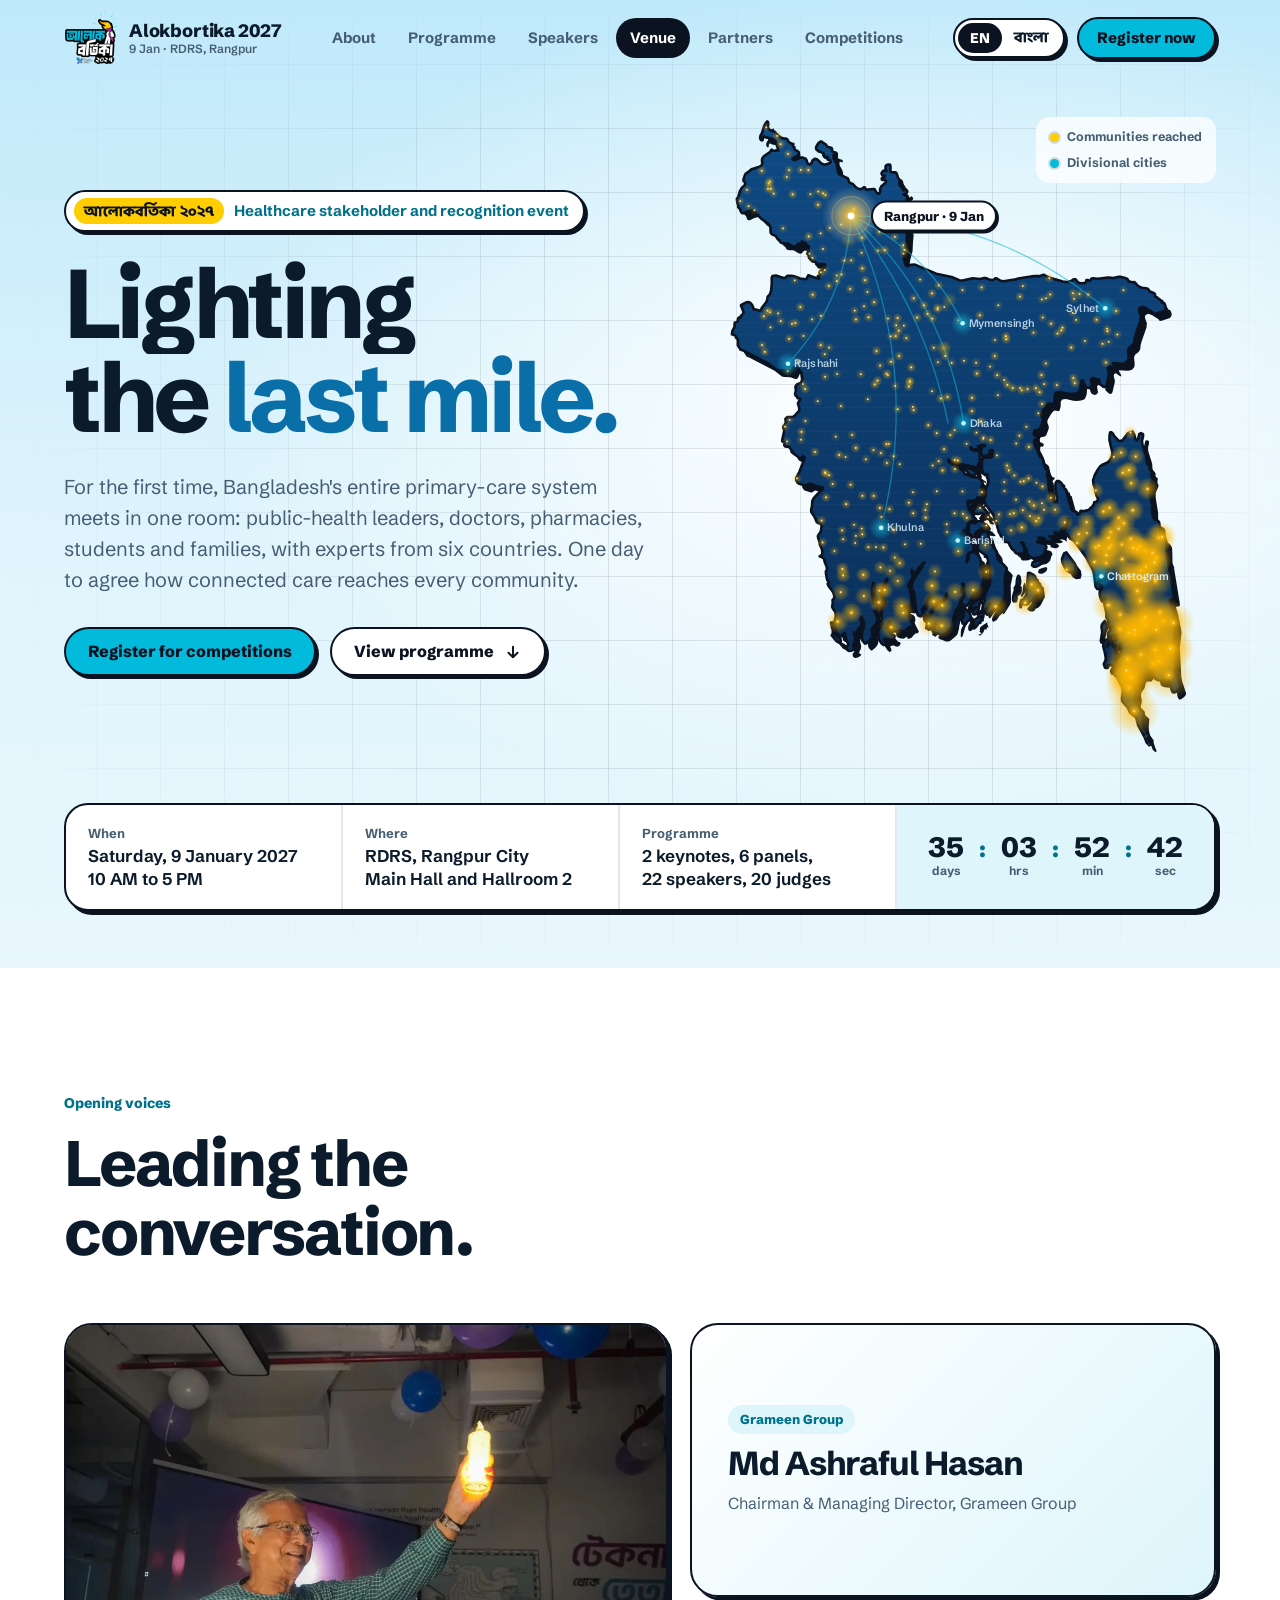
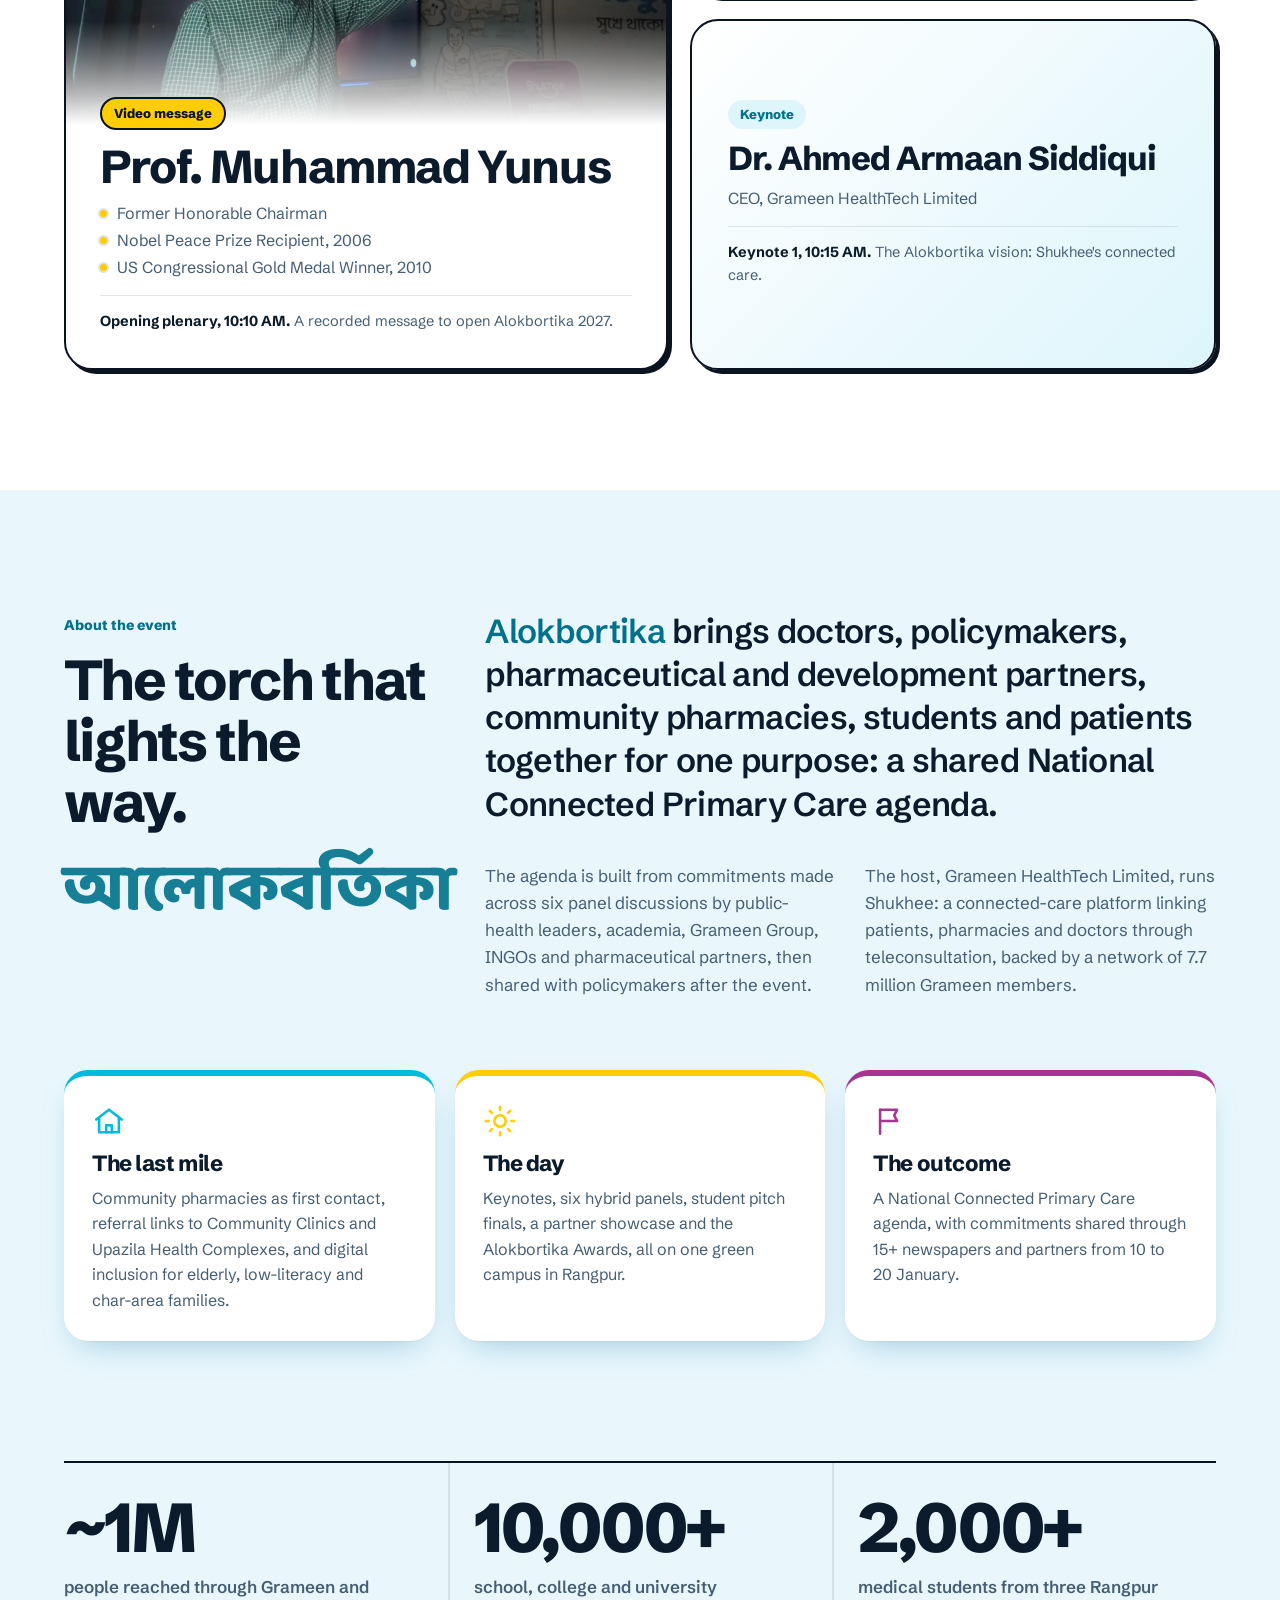
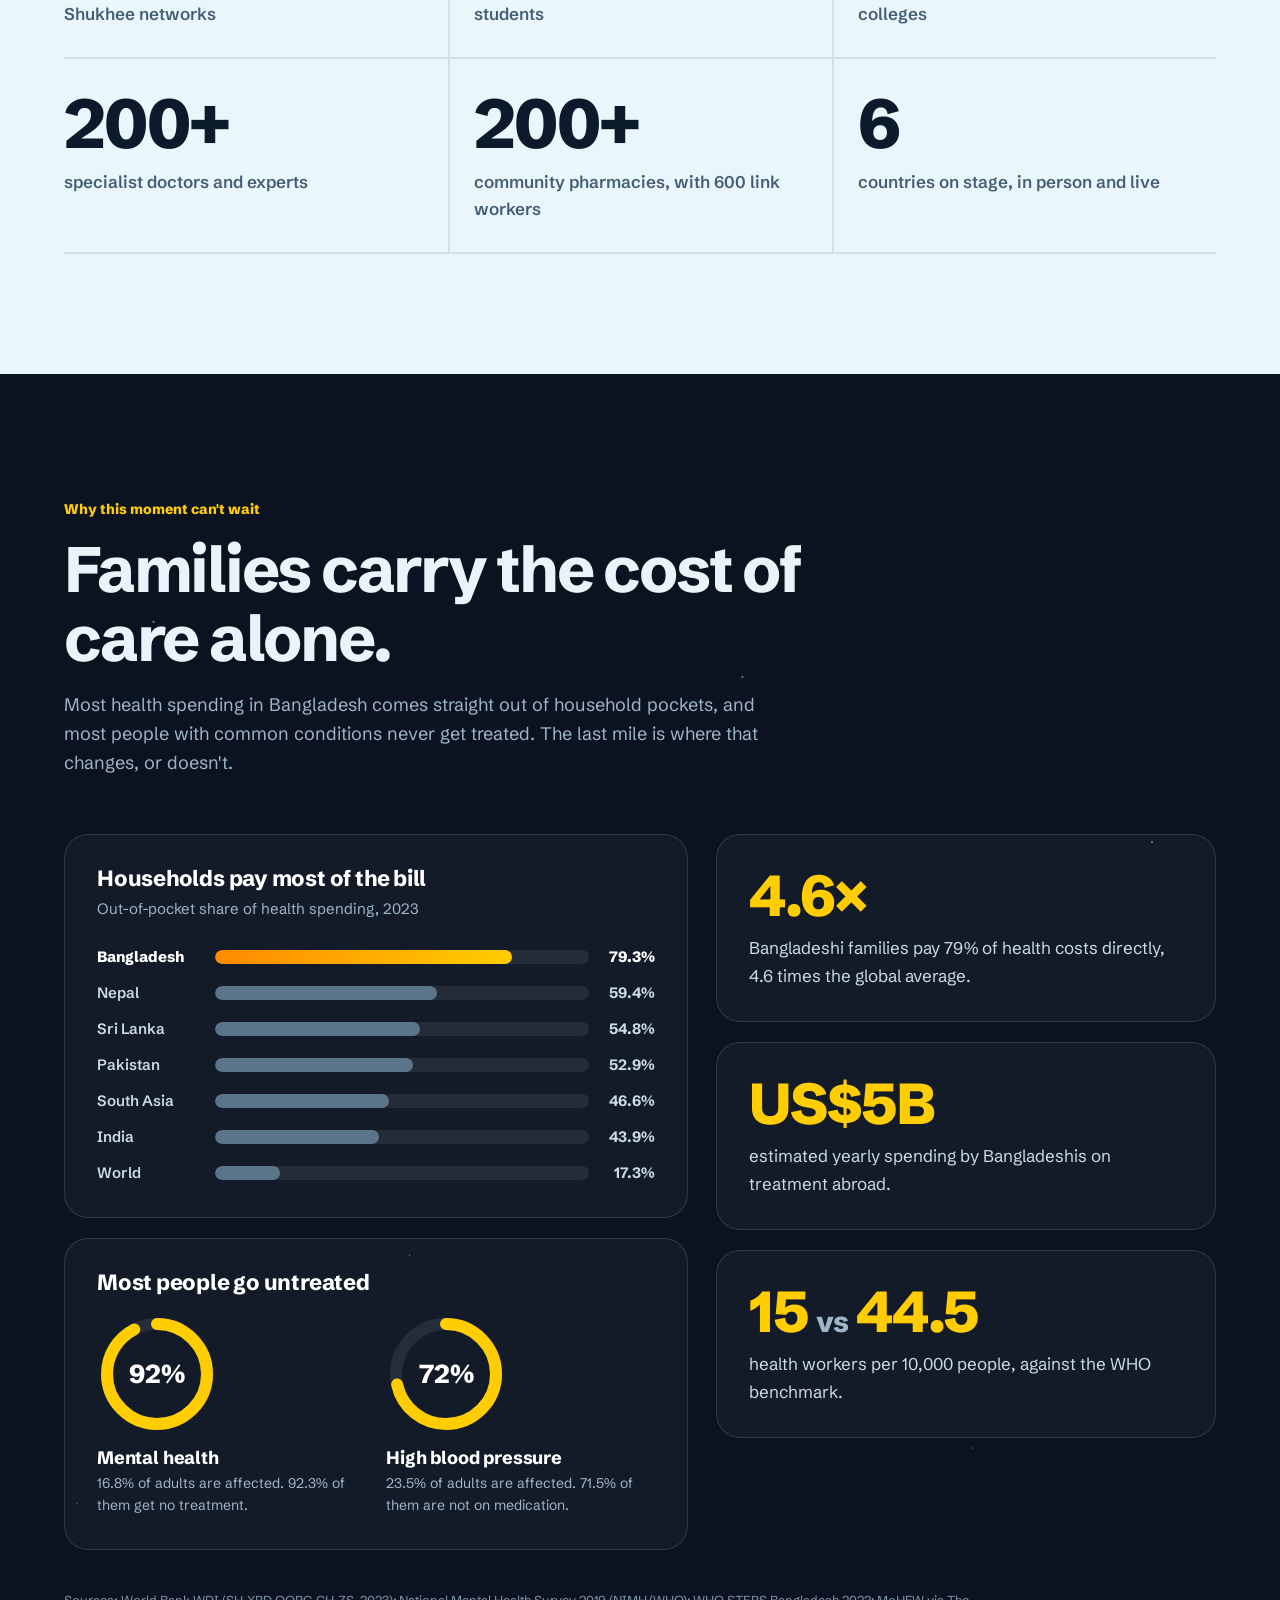
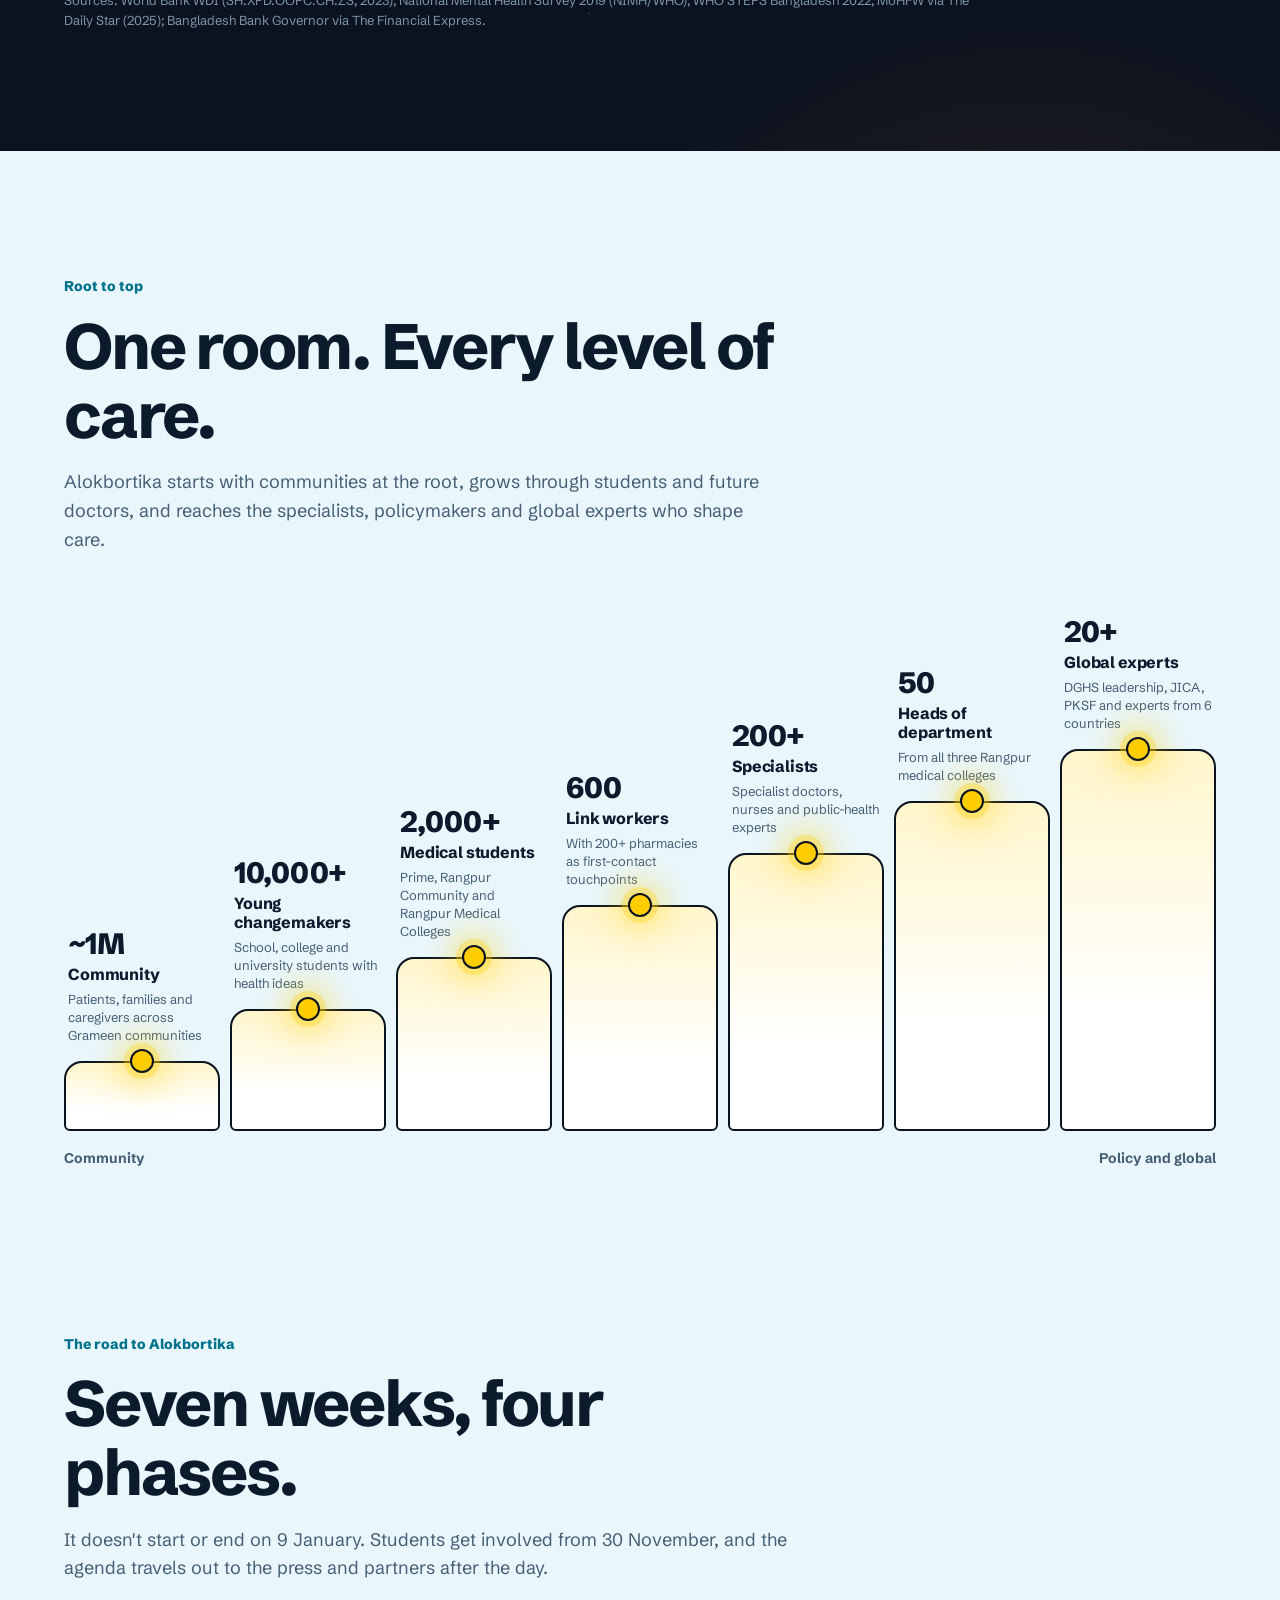
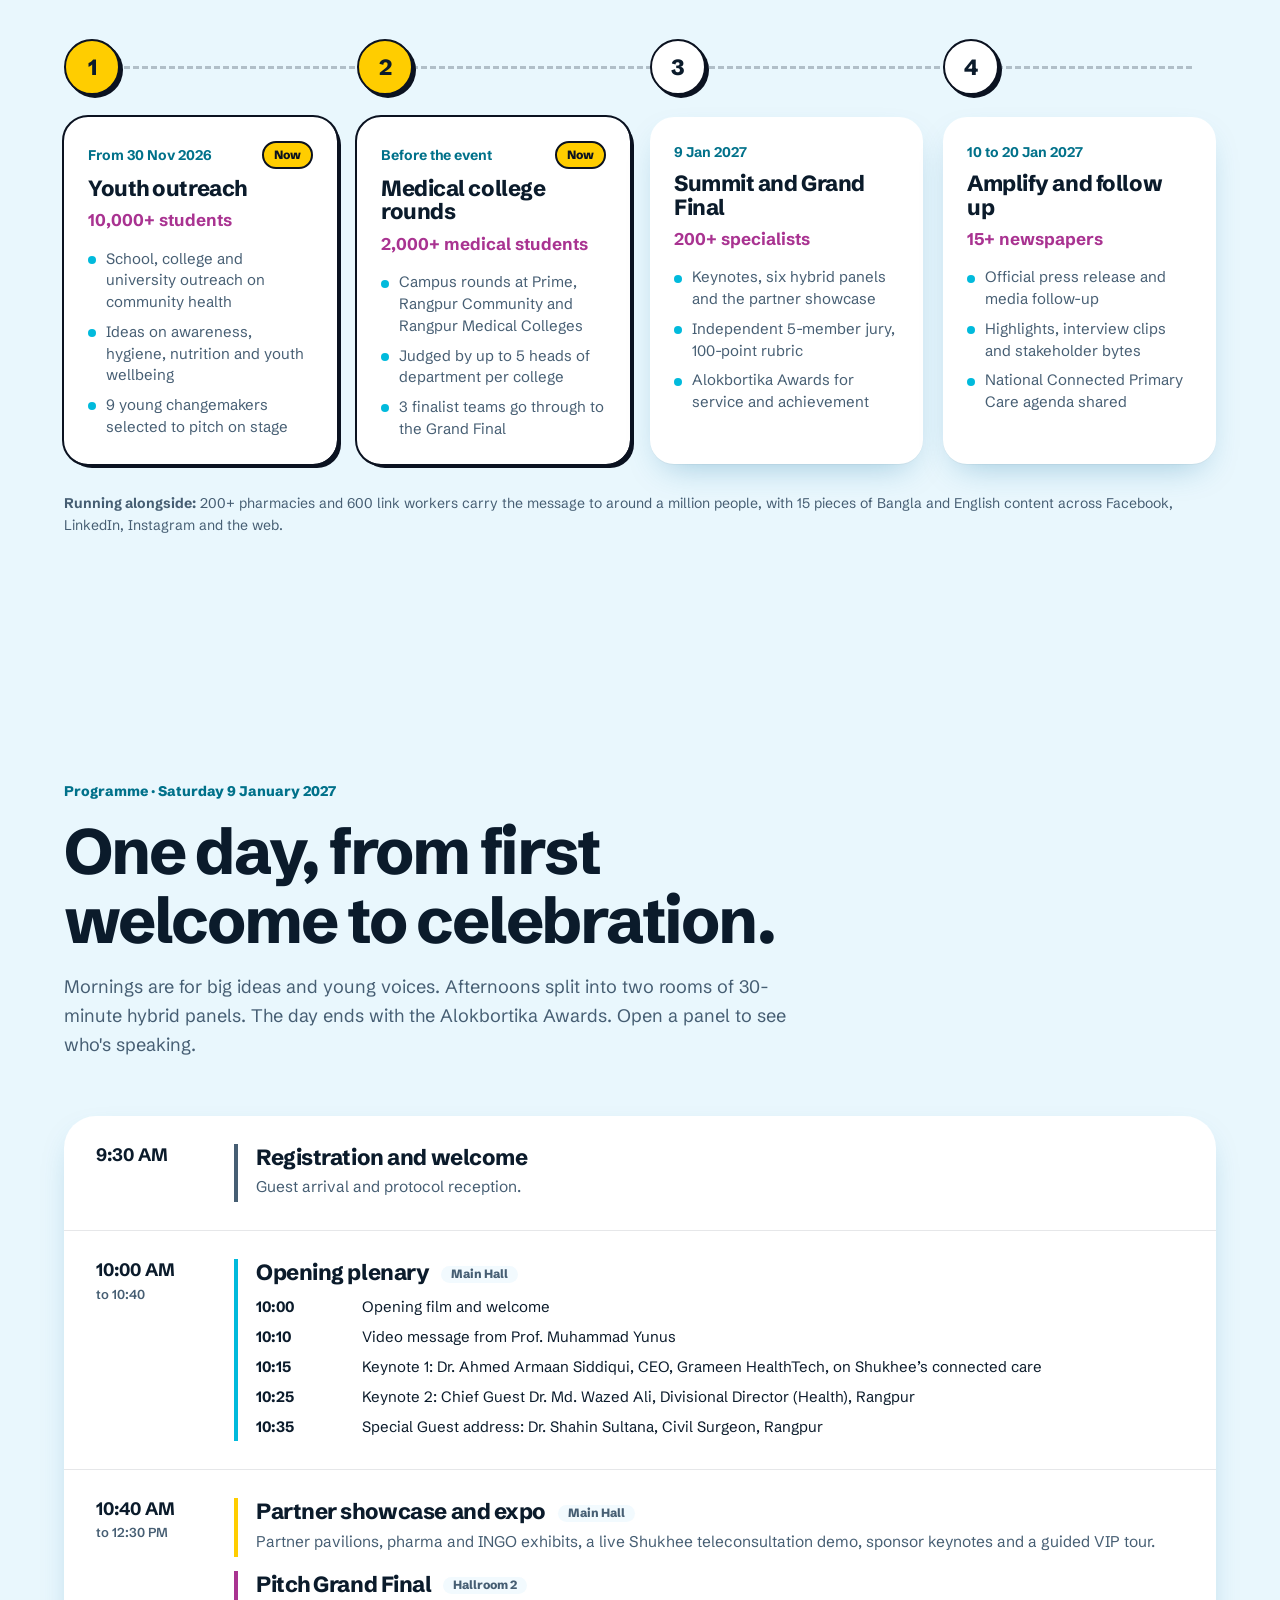
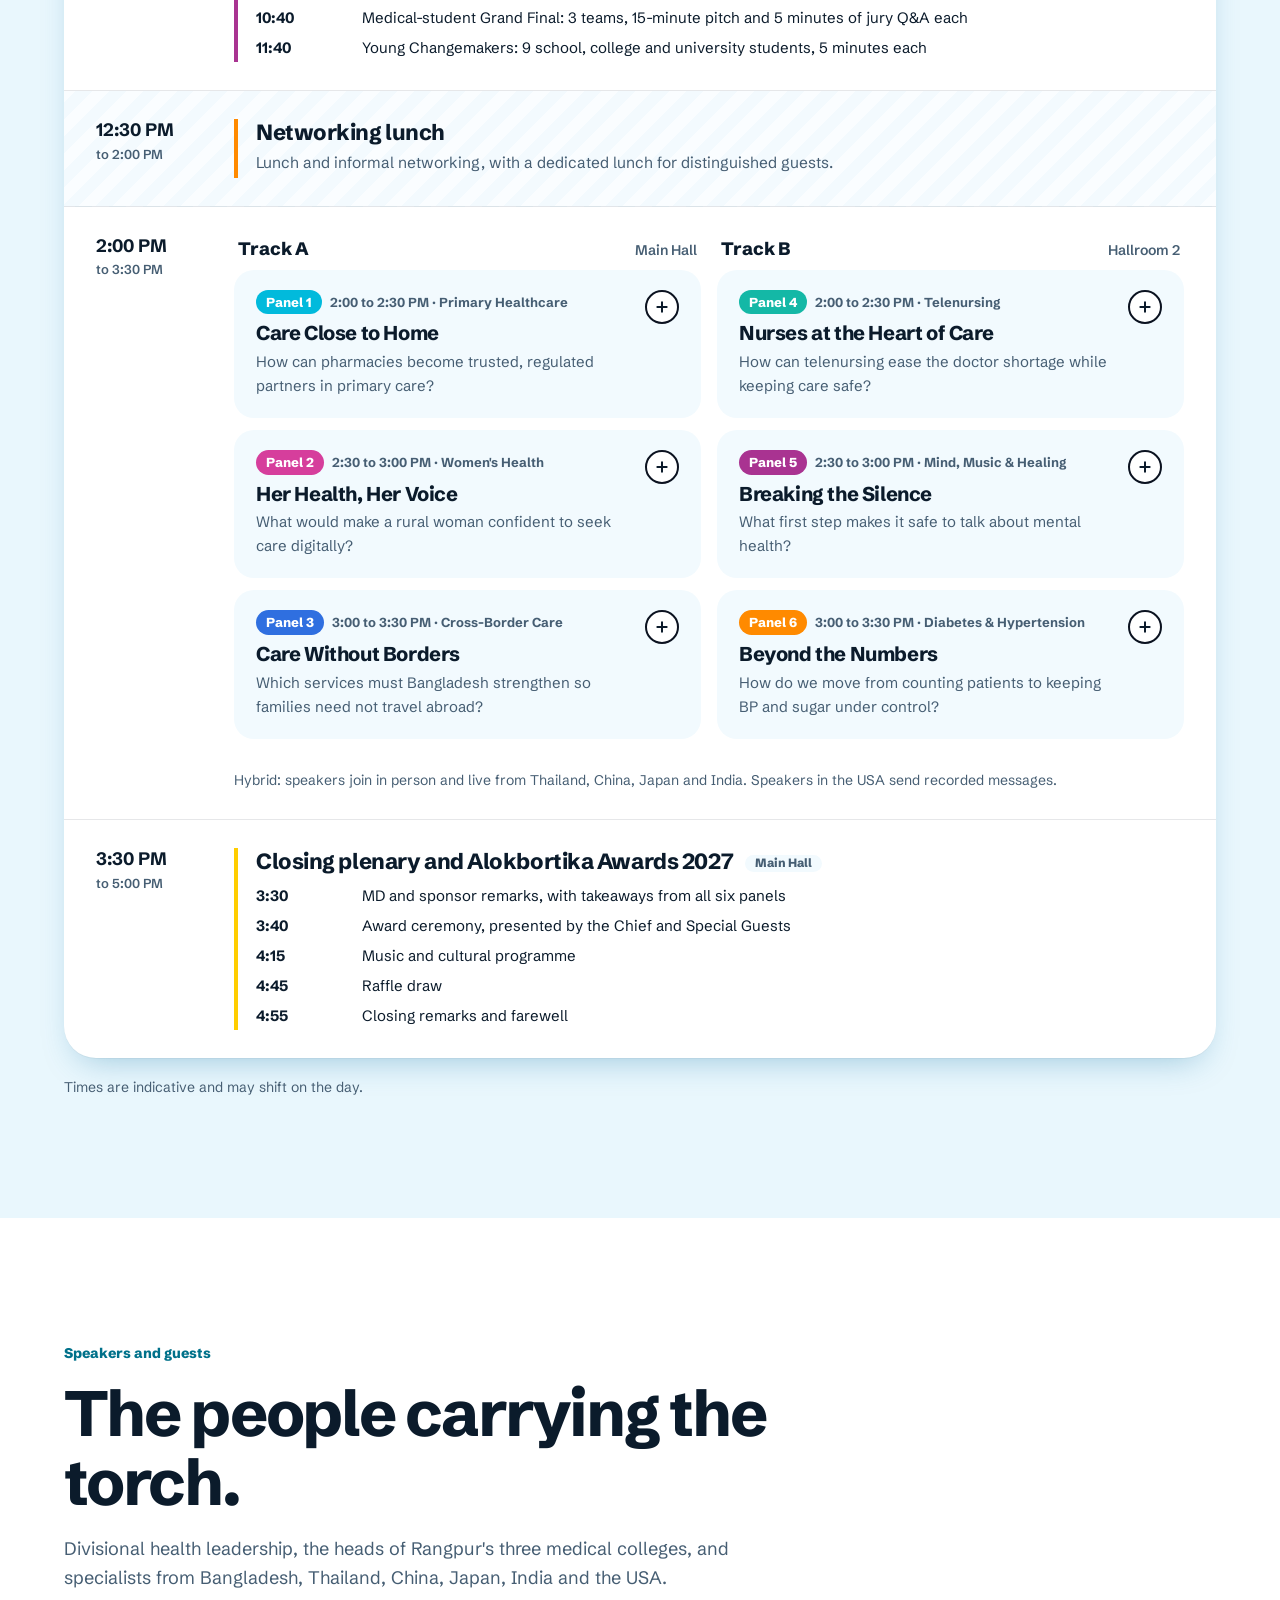
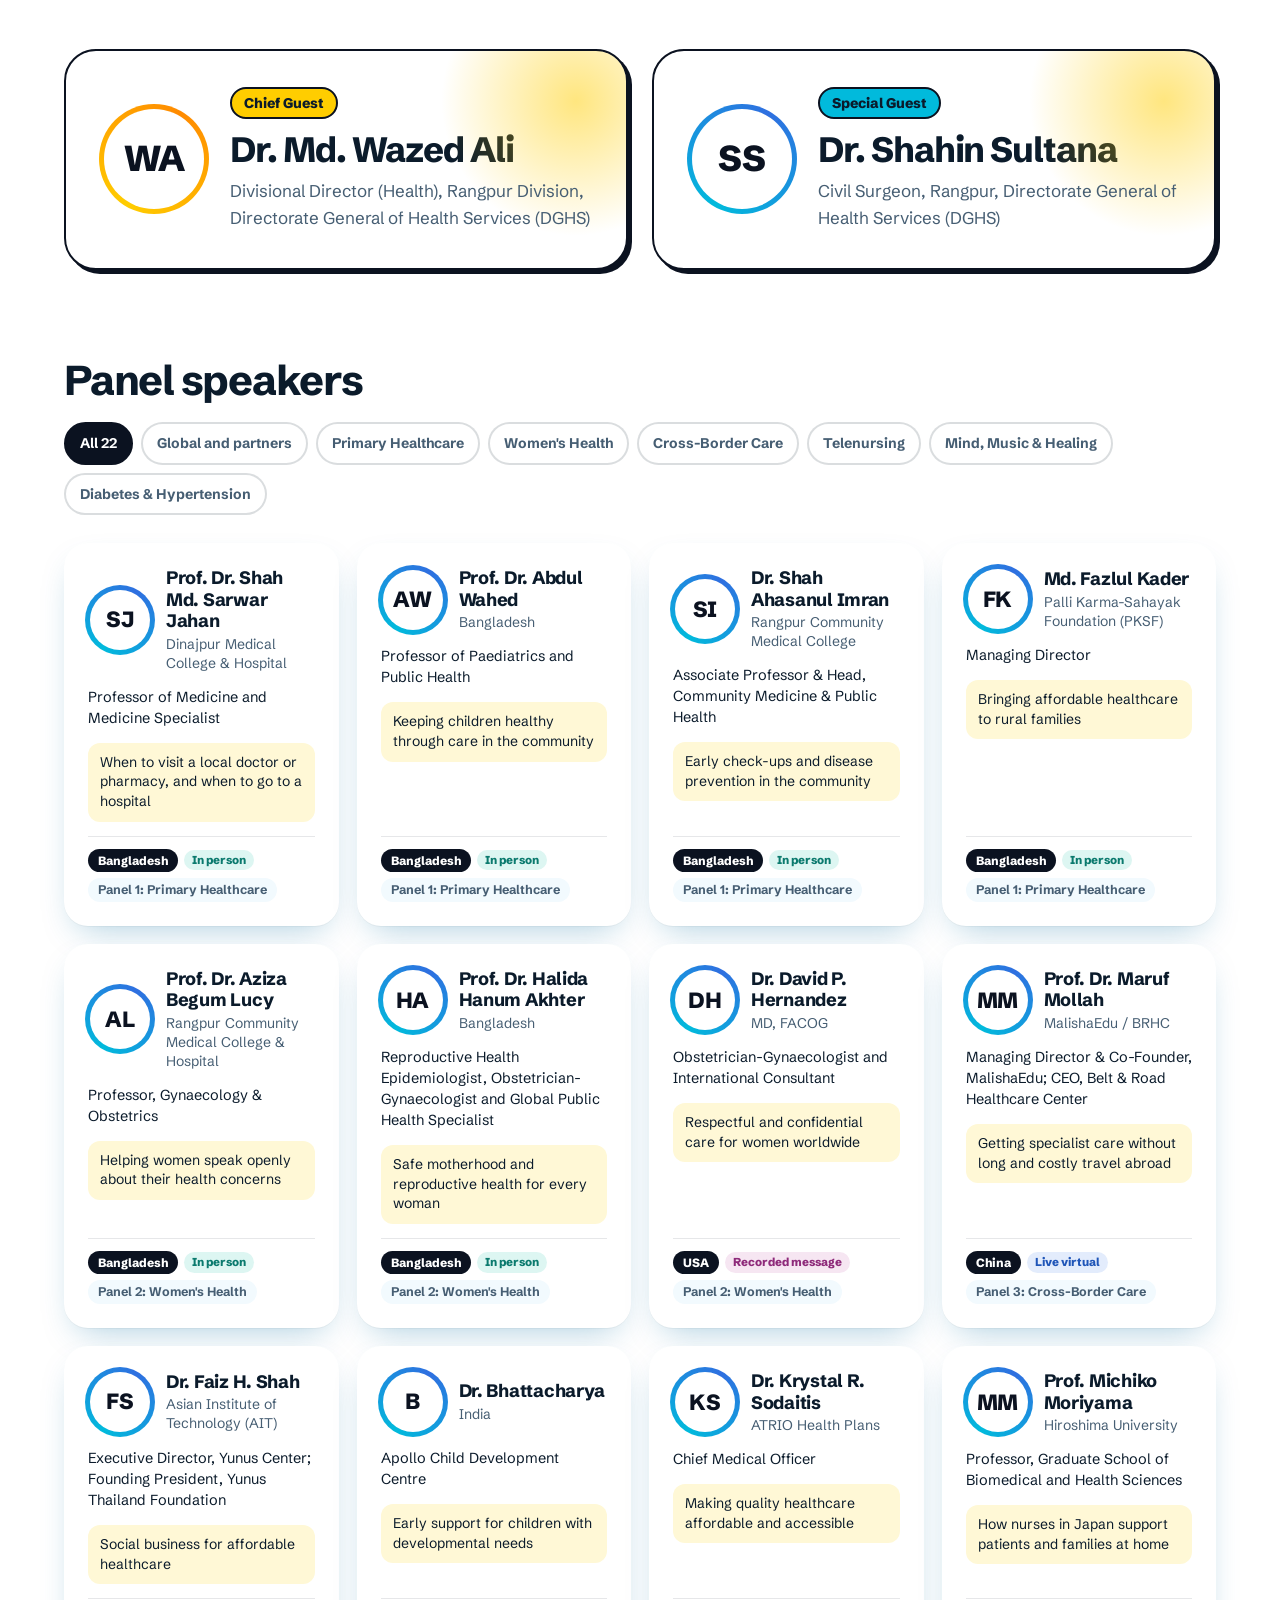
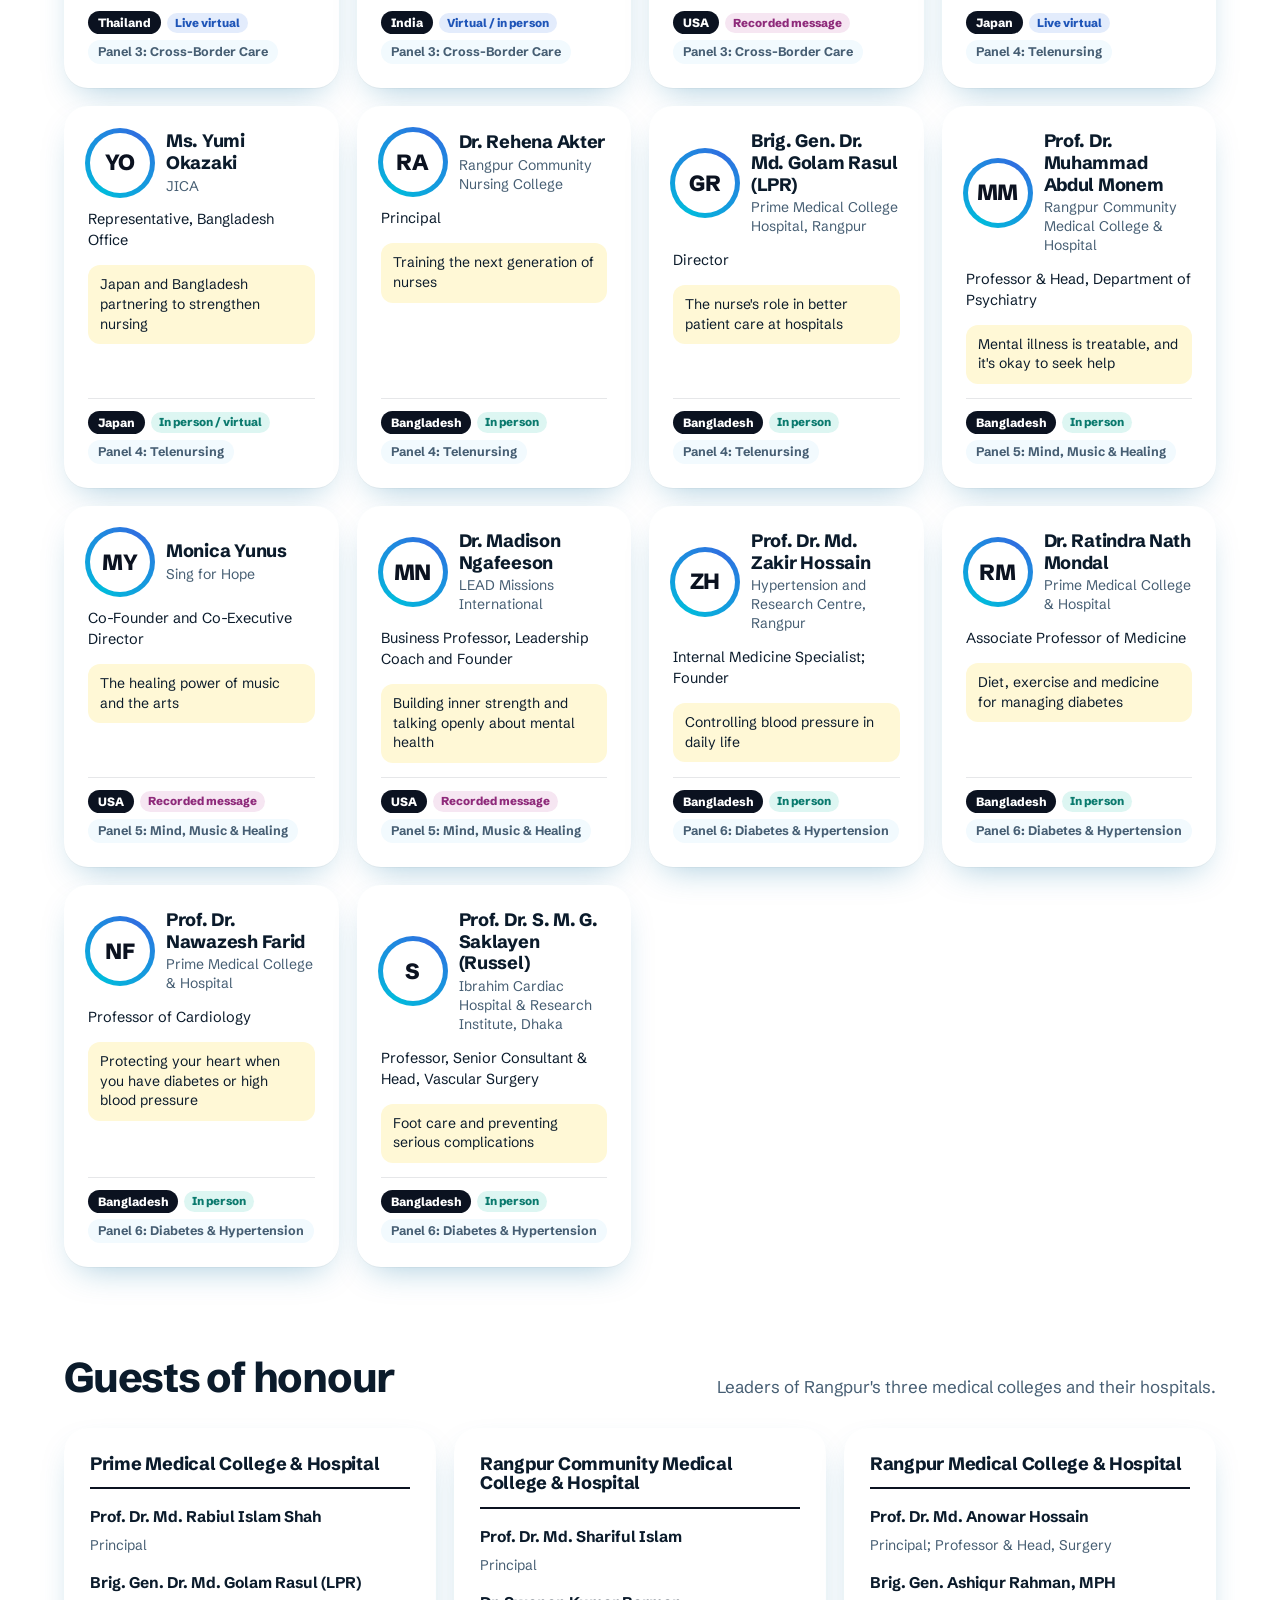
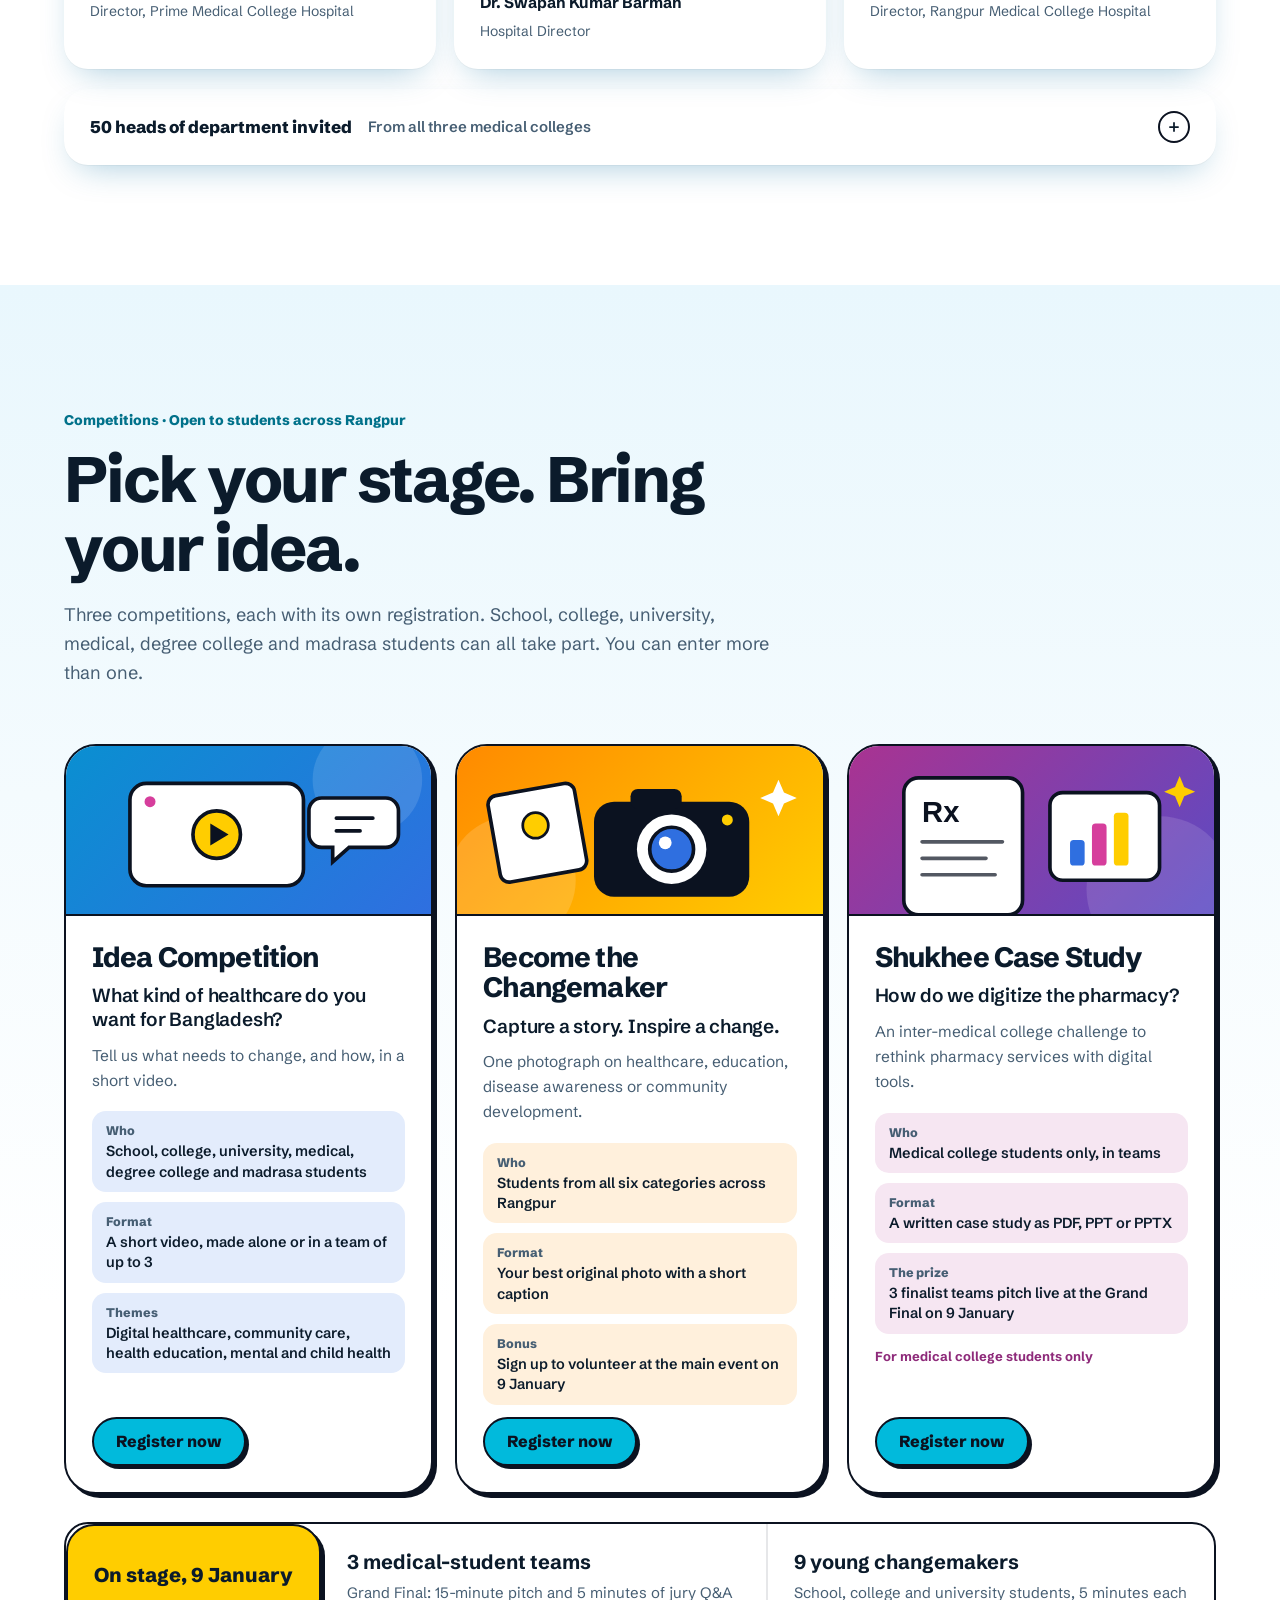
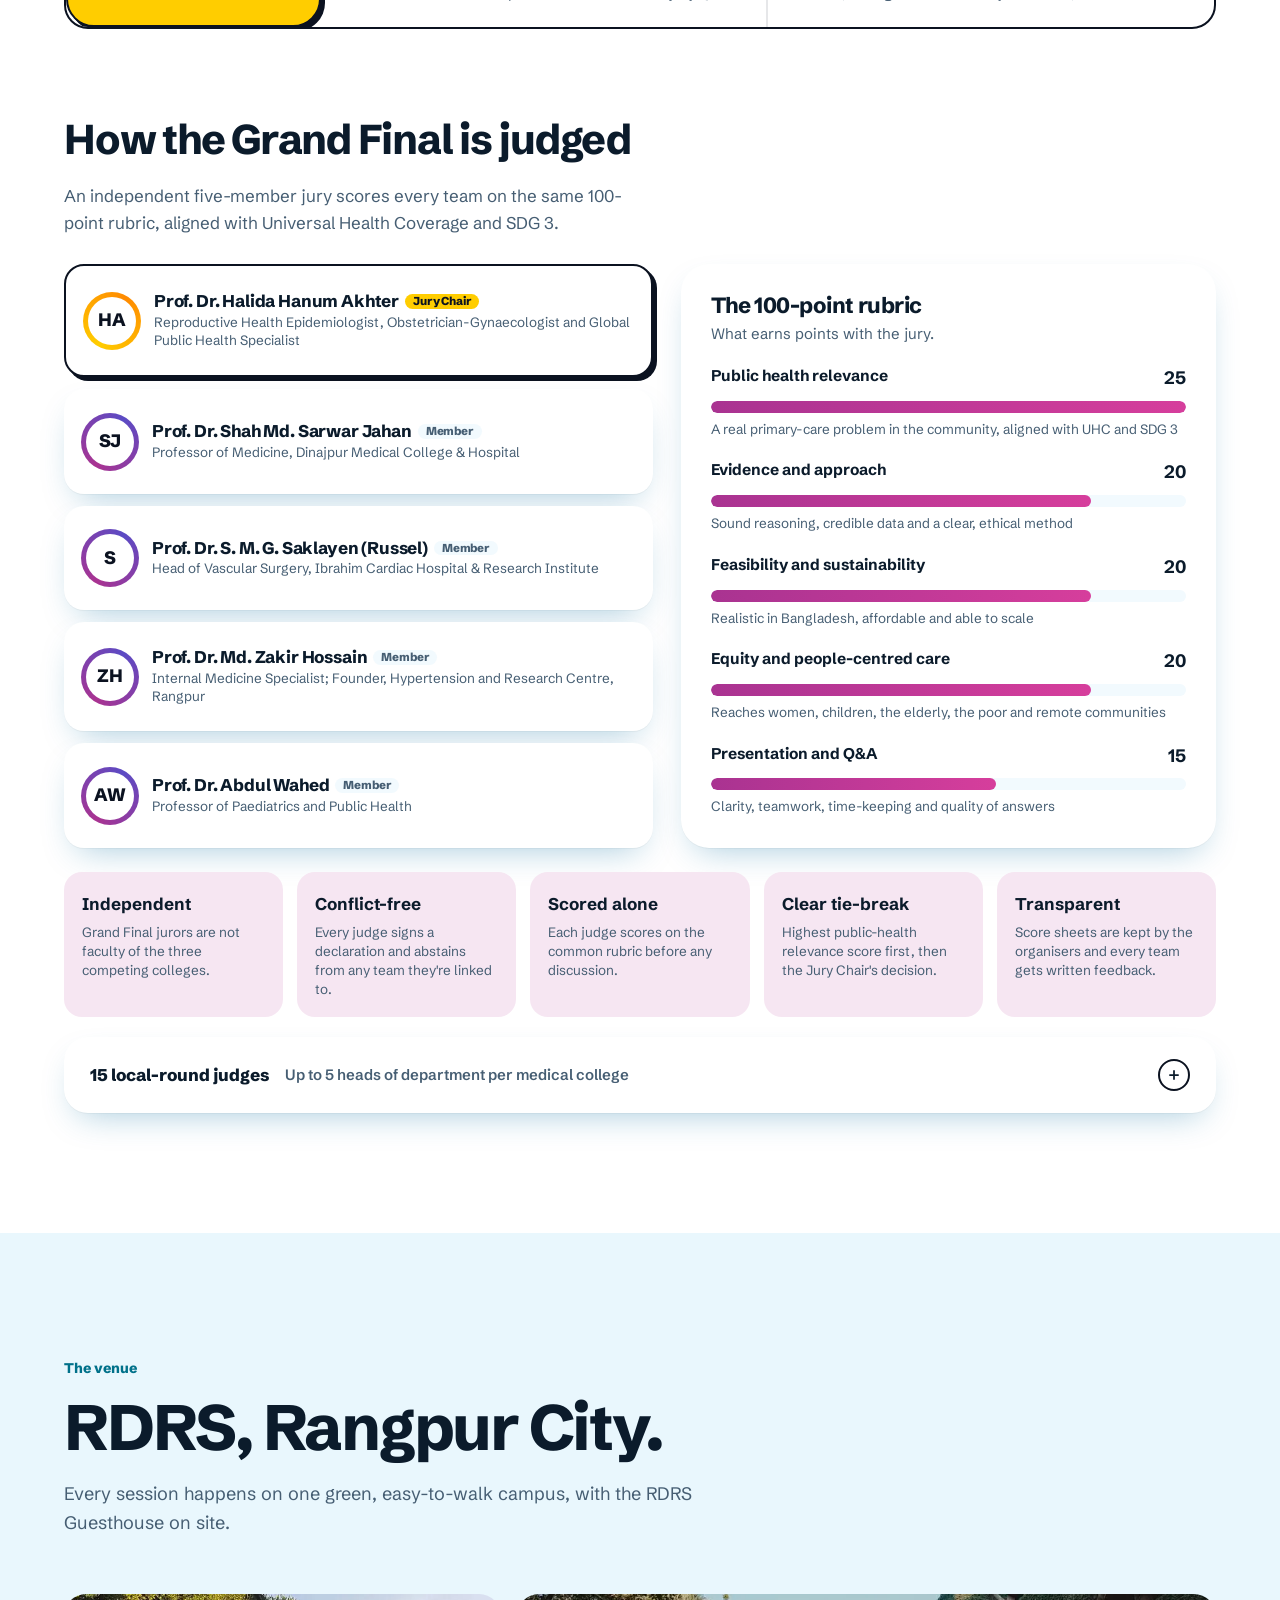
<file: index.html>
<!doctype html>
<html lang="en" class="no-js" data-start="2027-01-09T10:00:00+06:00" data-title-en="Alokbortika 2027 · Lighting the Last Mile · 9 January, Rangpur" data-title-bn="আলোকবর্তিকা ২০২৭ · আলো পৌঁছাক শেষ প্রান্তে · ৯ জানুয়ারি, রংপুর">
<head>
<meta charset="utf-8">
<meta name="viewport" content="width=device-width, initial-scale=1">
<title>Alokbortika 2027 · Lighting the Last Mile · 9 January, Rangpur</title>
<script>(function(d){d.className='js';var l='en';try{l=sessionStorage.getItem('alokbortika.site.lang')==='bn'?'bn':'en'}catch(e){}d.setAttribute('data-lang',l);d.lang=l;if(l==='bn')document.title=d.getAttribute('data-title-bn')})(document.documentElement)</script>
<meta name="description" content="Alokbortika 2027: Lighting the Last Mile. A one-day healthcare stakeholder and recognition event on connected primary care, 9 January 2027 at RDRS, Rangpur, organised by Grameen HealthTech Limited.">
<meta property="og:title" content="Alokbortika 2027 · Lighting the Last Mile">
<meta property="og:description" content="Alokbortika 2027: Lighting the Last Mile. A one-day healthcare stakeholder and recognition event on connected primary care, 9 January 2027 at RDRS, Rangpur, organised by Grameen HealthTech Limited.">
<meta property="og:type" content="website">
<meta name="theme-color" content="#BFE9FA">
<link rel="preload" href="assets/fonts/schibsted-latin.woff2" as="font" type="font/woff2" crossorigin>
<link rel="preload" href="assets/logo.webp" as="image">
<link rel="icon" href="data:image/svg+xml,%3Csvg xmlns='http://www.w3.org/2000/svg' viewBox='0 0 64 64'%3E%3Ccircle cx='32' cy='32' r='30' fill='%2301BADC' stroke='%230B1220' stroke-width='4'/%3E%3Cpath d='M32 12c6 8 8 14 2 22h-6c-5-6-2-14 4-22z' fill='%23FFCD00' stroke='%230B1220' stroke-width='3'/%3E%3Cpath d='M26 36h12l-4 18h-4z' fill='%23A93391' stroke='%230B1220' stroke-width='3'/%3E%3C/svg%3E">
<script type="application/ld+json">{"@context":"https://schema.org","@type":"Event","name":"Alokbortika 2027: Lighting the Last Mile","startDate":"2027-01-09T10:00:00+06:00","endDate":"2027-01-09T17:00:00+06:00","eventAttendanceMode":"https://schema.org/MixedEventAttendanceMode","eventStatus":"https://schema.org/EventScheduled","location":{"@type":"Place","name":"RDRS","address":"Rangpur, Bangladesh"},"organizer":{"@type":"Organization","name":"Grameen HealthTech Limited"},"inLanguage":["en","bn"],"description":"Alokbortika 2027: Lighting the Last Mile. A one-day healthcare stakeholder and recognition event on connected primary care, 9 January 2027 at RDRS, Rangpur, organised by Grameen HealthTech Limited."}</script>
<style>
@font-face{font-family:'Schibsted Grotesk';font-style:normal;font-display:swap;font-weight:400 900;src:url(assets/fonts/schibsted-latin.woff2) format('woff2');unicode-range:U+0000-00FF,U+0131,U+0152-0153,U+02BB-02BC,U+02C6,U+02DA,U+02DC,U+0304,U+0308,U+0329,U+2000-206F,U+20AC,U+2122,U+2191,U+2193,U+2212,U+2215,U+FEFF,U+FFFD}
@font-face{font-family:'Schibsted Grotesk';font-style:normal;font-display:swap;font-weight:400 900;src:url(assets/fonts/schibsted-latin-ext.woff2) format('woff2');unicode-range:U+0100-02BA,U+02BD-02C5,U+02C7-02CC,U+02CE-02D7,U+02DD-02FF,U+1D00-1DBF,U+1E00-1E9F,U+1EF2-1EFF,U+2020,U+20A0-20AB,U+20AD-20C0,U+2113,U+2C60-2C7F,U+A720-A7FF}
@font-face{font-family:'Noto Sans Bengali';font-style:normal;font-display:swap;font-weight:100 900;src:url(assets/fonts/noto-bengali.woff2) format('woff2');unicode-range:U+0951-0952,U+0964-0965,U+0980-09FE,U+1CD0,U+1CD2,U+1CD5-1CD6,U+1CD8,U+1CE1,U+1CEA,U+1CED,U+1CF2,U+1CF5-1CF7,U+200C-200D,U+20B9,U+25CC,U+A8F1}
@font-face{font-family:'Baloo Da 2';font-style:normal;font-display:swap;font-weight:800;src:url(assets/fonts/baloo-bn-800.woff2) format('woff2');unicode-range:U+0951-0952,U+0964-0965,U+0980-09FE,U+1CD0,U+1CD2,U+1CD5-1CD6,U+1CD8,U+1CE1,U+1CEA,U+1CED,U+1CF2,U+1CF5-1CF7,U+200C-200D,U+20B9,U+25CC,U+A8F1}
:root{--logo:url(assets/logo.webp)}
.logo-bg{display:block;background:var(--logo) center/contain no-repeat}
:root{color-scheme:light;
  --canvas:#E9F7FD; --surface:#fff; --surface-2:#F2FAFE;
  --ink:#0B1B2B; --muted:#465E73; --night:#0B1220; --line:rgba(11,27,43,.1);
  --sky:#01BADC; --sky-tx:#00718A; --sky-soft:#DDF5FB;
  --azure:#4FB3F5; --ocean:#0A8FD1; --bolt:#2F6FE0; --bolt-soft:#E3ECFC; --bolt-tx:#1F55B8;
  --indigo:#5B4BC4; --grape:#A93391; --grape-soft:#F6E6F2; --grape-tx:#8E2A7A;
  --coral:#FF8A00; --coral-soft:#FFF0DC; --coral-tx:#A84E00;
  --sun:#FFCD00; --sun-soft:#FFF8D6;
  --mint:#14B8A6; --mint-soft:#DDF6F2; --mint-tx:#0B7A6E;
  --pop:#D63E9C; --pop-soft:#FBE5F2; --pop-tx:#A82476;
  --shadow:10,110,160;
  --sticker:3px 3px 0 var(--night);
  --pop-shadow:0 1px 0 rgba(11,27,43,.04),0 14px 34px -14px rgba(var(--shadow),.38);
  --display:"Schibsted Grotesk","Noto Sans Bengali",system-ui,sans-serif;
  --body:"Schibsted Grotesk","Noto Sans Bengali",system-ui,sans-serif;
  --bangla:"Baloo Da 2","Noto Sans Bengali",system-ui,sans-serif;
  --wrap:1200px;
}
*,*::before,*::after{box-sizing:border-box}
html{scroll-behavior:smooth;scroll-padding-top:88px;-webkit-text-size-adjust:100%}
html,body{overflow-x:clip}
body{margin:0;font-family:var(--body);font-size:17px;line-height:1.6;color:var(--ink);background:var(--canvas);-webkit-font-smoothing:antialiased;overflow-x:hidden}
img{max-width:100%;display:block}
a{color:inherit}
h1,h2,h3,h4{font-family:var(--display);margin:0;line-height:1.08;letter-spacing:-.025em;font-weight:750}
p{margin:0}
.bn{font-family:var(--bangla)}
.wrap{max-width:var(--wrap);margin:0 auto;padding:0 24px}
.sr{position:absolute;width:1px;height:1px;overflow:hidden;clip:rect(0 0 0 0);white-space:nowrap}
:focus-visible{outline:3px solid var(--bolt);outline-offset:3px;border-radius:8px}
.skip{position:absolute;left:16px;top:-60px;z-index:100;background:var(--night);color:#fff;padding:10px 16px;border-radius:10px;text-decoration:none}
.skip:focus{top:12px}

/* ---------- buttons & chips ---------- */
.btn{--bg:var(--sky);--fg:var(--night);display:inline-flex;align-items:center;gap:10px;padding:13px 22px;border-radius:999px;border:2px solid var(--night);background:var(--bg);color:var(--fg);font-weight:800;font-size:16px;text-decoration:none;box-shadow:var(--sticker);transition:transform .15s ease,box-shadow .15s ease;cursor:pointer;font-family:var(--body);line-height:1.2}
.btn:hover{transform:translate(-2px,-2px);box-shadow:4px 4px 0 var(--night)}
.btn:active{transform:translate(2px,2px);box-shadow:1px 1px 0 var(--night)}
.btn.ghost{--bg:#fff}
.btn.sun{--bg:var(--sun)}
.btn.dark{--bg:var(--night);--fg:#fff;box-shadow:3px 3px 0 var(--sky)}
.btn svg{width:18px;height:18px;flex:none}
.chip{display:inline-flex;align-items:center;gap:6px;font-size:13px;font-weight:700;padding:5px 12px;border-radius:999px;background:var(--surface-2);color:var(--muted);line-height:1.3}

/* ---------- nav ---------- */
.nav{position:fixed;inset:0 0 auto 0;z-index:50;transition:background .3s,box-shadow .3s}
.nav.scrolled{background:rgba(255,255,255,.82);backdrop-filter:blur(16px);-webkit-backdrop-filter:blur(16px);box-shadow:0 1px 0 var(--line)}
.nav .wrap{display:flex;align-items:center;justify-content:space-between;height:76px;gap:16px}
.brand{display:flex;align-items:center;gap:12px;text-decoration:none}
.brand span{font-family:var(--display);font-weight:800;font-size:18px;letter-spacing:-.01em;line-height:1}
.brand small{display:block;font-family:var(--body);font-weight:600;font-size:12px;color:var(--muted);letter-spacing:0;margin-top:3px}
.links{display:flex;gap:4px;align-items:center}
.links a{text-decoration:none;font-weight:700;font-size:15px;padding:8px 14px;border-radius:999px;color:var(--muted);transition:background .2s,color .2s}
.links a:hover{color:var(--ink);background:rgba(11,27,43,.06)}
.links a.active{background:var(--night);color:#fff}
.nav .btn{padding:10px 18px;font-size:15px}
.nav-end{display:flex;align-items:center;gap:12px}
.lang{display:inline-flex;border:2px solid var(--night);border-radius:999px;background:#fff;padding:3px;box-shadow:var(--sticker)}
.lang button{font:inherit;font-weight:800;font-size:14px;line-height:1;border:0;background:none;color:var(--ink);padding:8px 12px;border-radius:999px;cursor:pointer;transition:background .2s,color .2s}
.lang button[lang=bn]{font-family:var(--bangla);font-size:15px;padding:6px 12px 8px}
.lang button[aria-pressed=true]{background:var(--night);color:#fff}
.lang button:not([aria-pressed=true]):hover{background:var(--sky-soft)}
.burger{display:none;width:46px;height:46px;border-radius:14px;border:2px solid var(--night);background:#fff;box-shadow:var(--sticker);cursor:pointer;align-items:center;justify-content:center}
.burger svg{width:22px;height:22px}
.sheet{display:none}
@media (max-width:980px){
  .links,.nav-end > .btn{display:none}
  .burger{display:inline-flex}
  .sheet{display:block;position:fixed;inset:76px 12px auto 12px;z-index:49;background:#fff;border:2px solid var(--night);border-radius:24px;box-shadow:4px 4px 0 var(--night);padding:12px;transform-origin:top right;transform:scale(.96);opacity:0;pointer-events:none;transition:transform .2s ease,opacity .2s ease}
  .sheet.open{transform:none;opacity:1;pointer-events:auto}
  .sheet a{display:block;text-decoration:none;font-weight:800;font-size:18px;padding:12px 14px;border-radius:14px}
  .sheet a:hover{background:var(--sky-soft)}
  .sheet .btn{display:flex;justify-content:center;margin-top:8px}
}

/* ---------- hero ---------- */
.hero{position:relative;min-height:100svh;display:flex;flex-direction:column;justify-content:center;padding:104px 0 40px;overflow:hidden;isolation:isolate}
.sky{position:absolute;inset:0;z-index:-2;background:radial-gradient(1200px 700px at 72% 42%,#fff 0%,rgba(255,255,255,0) 60%),linear-gradient(180deg,#BFE9FA 0%,#DFF4FC 55%,var(--canvas) 100%)}
.orb{position:absolute;border-radius:50%;filter:blur(10px);opacity:.7;z-index:-2}
.orb.a{width:520px;height:520px;left:-160px;top:18%;background:radial-gradient(circle at 40% 40%,#9BDDF6,rgba(155,221,246,0) 70%);animation:drift 22s ease-in-out infinite alternate}
.orb.b{width:600px;height:600px;right:-180px;top:-120px;background:radial-gradient(circle at 50% 50%,rgba(197,187,240,.9),rgba(197,187,240,0) 68%);animation:drift 26s ease-in-out infinite alternate-reverse}
@keyframes drift{to{transform:translate(60px,40px) scale(1.08)}}
#motes{position:absolute;inset:0;z-index:-1;width:100%;height:100%;pointer-events:none}
.hero-grid{display:grid;grid-template-columns:1.05fr .95fr;gap:40px;align-items:center}
.kicker{display:inline-flex;align-items:center;gap:10px;font-weight:700;font-size:15px;color:var(--sky-tx);background:#fff;border:2px solid var(--night);border-radius:999px;padding:6px 14px 6px 8px;box-shadow:var(--sticker)}
.kicker b{font-family:var(--bangla);background:var(--sun);border-radius:999px;padding:1px 10px;color:var(--night);font-weight:800}
.hero h1{font-size:clamp(3.2rem,7.6vw,6.6rem);line-height:.9;letter-spacing:-.045em;margin:28px 0 24px;font-variation-settings:"wdth" 100}
.hero h1 .l{display:block;overflow:hidden;padding-bottom:.06em}
.hero h1 .l > span{display:inline-block}
.lede{font-size:clamp(1.05rem,1.6vw,1.25rem);color:var(--muted);max-width:34em;line-height:1.55}
.cta-row{display:flex;flex-wrap:wrap;gap:14px;margin-top:32px}
.stage{position:relative;width:100%;max-width:520px;justify-self:end}
.rays{position:absolute;inset:-12% -18%;border-radius:50%;background:repeating-conic-gradient(from 0deg,rgba(255,205,0,.22) 0deg 6deg,rgba(255,255,255,0) 6deg 20deg);-webkit-mask:radial-gradient(circle,#000 14%,transparent 62%);mask:radial-gradient(circle,#000 14%,transparent 62%);animation:spin 120s linear infinite;z-index:-1}
@keyframes spin{to{transform:rotate(360deg)}}
.mapbox{position:relative;aspect-ratio:600/760;width:100%}
.mapbox canvas{position:absolute;inset:0;width:100%;height:100%}
.maptag{position:absolute;left:calc(var(--x) * 1%);top:calc(var(--y) * 1%);transform:translate(20px,-50%);font-size:13px;font-weight:800;color:var(--night);background:#fff;border:2px solid var(--night);box-shadow:2px 2px 0 var(--night);padding:3px 11px;border-radius:999px;white-space:nowrap}
.maplegend{position:absolute;right:0;top:2%;display:grid;gap:6px;font-size:12.5px;font-weight:700;color:var(--muted);background:rgba(255,255,255,.75);backdrop-filter:blur(6px);padding:10px 14px;border-radius:14px}
.maplegend span{display:flex;align-items:center;gap:8px}
.maplegend i{width:9px;height:9px;border-radius:50%;background:var(--sun);box-shadow:0 0 0 2px rgba(11,18,32,.15)}
.maplegend i.c{background:var(--sky)}
.hero h1 em{font-style:normal;color:#0A6FA8}
.facts{margin-top:40px;display:grid;grid-template-columns:repeat(3,1fr) auto;background:#fff;border:2px solid var(--night);border-radius:24px;box-shadow:4px 4px 0 var(--night);overflow:hidden}
.facts > div{padding:18px 22px;border-right:2px solid var(--line)}
.facts > div:last-child{border-right:0}
.facts dt{font-size:13px;font-weight:700;color:var(--muted)}
.facts dd{margin:2px 0 0;font-family:var(--display);font-weight:650;font-size:17px;line-height:1.35}
.count{display:flex;gap:6px;align-items:center;background:var(--sky-soft)}
.count .u{text-align:center;min-width:54px}
.count .n{font-family:var(--display);font-weight:800;font-size:28px;line-height:1}
.count .t{font-size:12px;font-weight:700;color:var(--muted)}
.count .sep{font-family:var(--display);font-weight:800;font-size:22px;color:var(--sky-tx);margin-top:-14px}
/* page-load orchestration */
.js .ld{opacity:0;transform:translateY(18px)}
.js.loaded .ld{opacity:1;transform:none;transition:opacity .8s cubic-bezier(.2,.7,.2,1),transform .8s cubic-bezier(.2,.7,.2,1);transition-delay:calc(var(--i,0) * 90ms)}
.js .hero h1 .l > span{transform:translateY(105%)}
.js.loaded .hero h1 .l > span{transform:none;transition:transform 1s cubic-bezier(.2,.75,.15,1);transition-delay:calc(var(--i,0) * 110ms + 120ms)}
.js .stage{opacity:0;transform:translateY(20px)}
.js.loaded .stage{opacity:1;transform:none;transition:opacity 1s ease .25s,transform 1.2s cubic-bezier(.2,.8,.2,1) .25s}

/* ---------- marquee ---------- */
.band{background:var(--night);color:#fff;border-block:2px solid var(--night);overflow:hidden;padding:16px 0;transform:rotate(-1.2deg);margin:22px -10px 0}
.band .track{display:flex;gap:40px;width:max-content;animation:marq 48s linear infinite;font-family:var(--display);font-weight:700;font-size:22px;white-space:nowrap}
.band .track > span{display:inline-flex;align-items:center;gap:40px}
.band .track > span::after{content:"";width:12px;height:12px;border-radius:50%;background:var(--sun);box-shadow:0 0 14px var(--sun)}
@keyframes marq{to{transform:translateX(-50%)}}

/* ---------- section scaffolding ---------- */
section{position:relative}
.sec{padding:120px 0}
.head{max-width:760px;margin-bottom:56px}
.head h2{font-size:clamp(2.3rem,5vw,4rem);letter-spacing:-.035em}
.head p{margin-top:18px;font-size:1.13rem;color:var(--muted);max-width:40em}
.tag{display:inline-block;font-weight:800;font-size:14px;color:var(--sky-tx);margin-bottom:14px}

/* ---------- about ---------- */
.about-grid{display:grid;grid-template-columns:1.1fr 1fr;gap:64px;align-items:start}
.word{font-family:var(--bangla);font-weight:800;font-size:clamp(3.4rem,8vw,6.4rem);line-height:1;color:var(--night);letter-spacing:0;-webkit-text-stroke:0}
.word-def{margin-top:14px;font-family:var(--display);font-size:clamp(1.4rem,2.6vw,2rem);font-weight:600;line-height:1.2;letter-spacing:-.02em;max-width:16em}
.about-copy p{font-size:1.1rem;color:var(--muted);margin-top:18px}
.about-copy p:first-child{margin-top:0;color:var(--ink);font-size:1.25rem;font-weight:600;line-height:1.5}
.pillars{display:grid;grid-template-columns:repeat(3,1fr);gap:20px;margin-top:72px}
.pillar{background:#fff;border-radius:24px;padding:28px;box-shadow:var(--pop-shadow);border-top:6px solid var(--c,var(--sky))}
.pillar h3{font-size:22px;margin-bottom:10px;letter-spacing:-.02em}
.pillar p{color:var(--muted);font-size:16px}

/* ---------- numbers ---------- */
.nums{display:grid;grid-template-columns:repeat(3,1fr);border-top:2px solid var(--night)}
.num{padding:30px 24px 30px 0;border-bottom:2px solid var(--line)}
.num:nth-child(3n+2),.num:nth-child(3n){padding-left:24px;border-left:2px solid var(--line)}
.num b{display:block;font-family:var(--display);font-weight:800;font-size:clamp(2.8rem,5.4vw,4.6rem);line-height:1;letter-spacing:-.04em}
.num .lbl{display:block;margin-top:10px;color:var(--muted);font-weight:600;max-width:18em}

/* ---------- evidence (night) ---------- */
.night{background:var(--night);color:#E8F4FA;overflow:hidden}
.night::before{content:"";position:absolute;inset:0;background-image:radial-gradient(1.5px 1.5px at 12% 18%,rgba(255,255,255,.7),transparent),radial-gradient(1px 1px at 32% 64%,rgba(255,255,255,.5),transparent),radial-gradient(1.5px 1.5px at 58% 22%,rgba(255,255,255,.6),transparent),radial-gradient(1px 1px at 76% 78%,rgba(255,255,255,.5),transparent),radial-gradient(1.5px 1.5px at 90% 34%,rgba(255,255,255,.7),transparent),radial-gradient(1px 1px at 46% 90%,rgba(255,255,255,.4),transparent),radial-gradient(1px 1px at 6% 82%,rgba(255,255,255,.5),transparent);pointer-events:none}
.night::after{content:"";position:absolute;right:-20%;bottom:-60%;width:80%;aspect-ratio:1;border-radius:50%;background:radial-gradient(circle,rgba(255,205,0,.16),rgba(255,138,0,.06) 40%,transparent 66%);pointer-events:none}
.night .head p{color:#9FB6C8}
.night .tag{color:var(--sun)}
.ev-grid{display:grid;grid-template-columns:1.25fr 1fr;gap:28px;position:relative;z-index:1}
.panel-dark{background:rgba(255,255,255,.04);border:1px solid rgba(255,255,255,.12);border-radius:24px;padding:32px}
.panel-dark h3{font-size:22px;letter-spacing:-.01em;color:#fff}
.panel-dark .sub{color:#9FB6C8;font-size:15px;margin-top:6px}
.bars{margin-top:24px;display:grid;gap:12px}
.bar{display:grid;grid-template-columns:104px 1fr 52px;align-items:center;gap:14px;font-size:15px}
.bar .lbl{color:#C9DCE8;font-weight:600}
.bar .trk,.bar .fill{display:block}
.bar .trk{height:14px;border-radius:999px;background:rgba(255,255,255,.07);overflow:hidden}
.bar .fill{height:100%;width:calc(var(--v) * 1%);border-radius:999px;background:#5C7489;transform-origin:left;transform:scaleX(var(--s,1));transition:transform 1.2s cubic-bezier(.2,.7,.2,1);transition-delay:calc(var(--i) * 70ms)}
.bar.hi .fill{background:linear-gradient(90deg,var(--coral),var(--sun))}
.bar.hi .lbl,.bar.hi .val{color:#fff;font-weight:800}
.bar .val{text-align:right;font-weight:700;color:#C9DCE8}
.js .bars:not(.in) .fill{--s:0}
.ev-side,.ev-main{display:grid;gap:20px;align-content:start}
.big-stat b{display:block;font-family:var(--display);font-weight:800;font-size:clamp(2.6rem,4.6vw,3.6rem);line-height:1;color:var(--sun);letter-spacing:-.03em}
.big-stat p{margin-top:10px;color:#C9DCE8}
.big-stat .vs{font-size:.5em;color:#9FB6C8}
.gaps{display:grid;grid-template-columns:1fr 1fr;gap:20px;margin-top:20px}
.ring{position:relative;width:120px;height:120px}
.ring svg{width:100%;height:100%;transform:rotate(-90deg)}
.ring circle{fill:none;stroke-width:12}
.ring .bg{stroke:rgba(255,255,255,.08)}
.ring .fg{stroke:var(--sun);stroke-linecap:round;stroke-dasharray:var(--len);stroke-dashoffset:calc(var(--len) * (1 - var(--p)));transition:stroke-dashoffset 1.4s cubic-bezier(.2,.7,.2,1) .2s}
.js .gaps:not(.in) .fg{stroke-dashoffset:var(--len)}
.ring b{position:absolute;inset:0;display:grid;place-items:center;font-family:var(--display);font-size:26px;font-weight:800;color:#fff}
.gap h4{font-size:18px;margin-top:14px;color:#fff;letter-spacing:-.01em}
.gap p{color:#9FB6C8;font-size:14px;margin-top:4px}
.src{margin-top:40px;font-size:13px;color:#7F95A8;max-width:70em;position:relative;z-index:1}

/* ---------- climb ---------- */
.climb{display:grid;grid-template-columns:repeat(7,1fr);gap:10px;align-items:end;min-height:520px;position:relative}
.step{position:relative;display:flex;flex-direction:column;justify-content:flex-end}
.step .riser{height:calc(70px + var(--k) * 52px);border-radius:18px 18px 6px 6px;background:linear-gradient(180deg,#fff,var(--sky-soft));border:2px solid var(--night);position:relative;transition:background .6s ease;transition-delay:calc(var(--k) * 180ms)}
.step .lamp{position:absolute;left:50%;top:-14px;width:24px;height:24px;margin-left:-12px;border-radius:50%;background:#fff;border:2px solid var(--night);transition:background .5s ease,box-shadow .5s ease;transition-delay:calc(var(--k) * 180ms + 120ms)}
.climb.in .lamp{background:var(--sun);box-shadow:0 0 0 6px rgba(255,205,0,.3),0 0 34px 10px rgba(255,205,0,.55)}
.climb.in .riser{background:linear-gradient(180deg,#FFF6CC,#fff 70%)}
.step .meta{padding:0 4px 16px}
.step b{display:block;font-family:var(--display);font-weight:800;font-size:clamp(1.4rem,2.3vw,2.1rem);line-height:1;letter-spacing:-.03em}
.step h3{font-size:16px;margin-top:6px;letter-spacing:-.01em;line-height:1.2}
.step p{font-size:13px;color:var(--muted);margin-top:6px;line-height:1.4}
.climb-axis{display:flex;justify-content:space-between;margin-top:16px;font-weight:700;color:var(--muted);font-size:14px}

/* ---------- road ---------- */
.road{display:grid;grid-template-columns:repeat(4,1fr);gap:20px;position:relative}
.road::before{content:"";position:absolute;left:24px;right:24px;top:27px;border-top:3px dashed rgba(11,27,43,.25)}
.phase{position:relative}
.phase .dot{width:56px;height:56px;border-radius:50%;background:#fff;border:2px solid var(--night);display:grid;place-items:center;font-family:var(--display);font-weight:800;font-size:22px;box-shadow:var(--sticker);position:relative;z-index:1}
.phase.now .dot{background:var(--sun)}
.phase.done .dot{background:var(--sky)}
.phase .card{margin-top:22px;background:#fff;border-radius:24px;padding:24px;box-shadow:var(--pop-shadow);height:calc(100% - 78px)}
.phase.now .card{outline:2px solid var(--night);box-shadow:4px 4px 0 var(--night)}
.phase .when{font-weight:700;font-size:14px;color:var(--sky-tx);display:flex;justify-content:space-between;gap:8px;align-items:center}
.phase .when i{font-style:normal;font-size:12px;font-weight:800;background:var(--sun);color:var(--night);padding:2px 10px;border-radius:999px;border:2px solid var(--night)}
.phase h3{font-size:22px;margin-top:8px;letter-spacing:-.02em}
.phase .k{font-family:var(--display);font-weight:700;color:var(--grape);margin-top:6px}
.phase ul{margin:14px 0 0;padding:0;list-style:none;display:grid;gap:8px}
.phase li{font-size:15px;color:var(--muted);padding-left:18px;position:relative;line-height:1.45}
.phase li::before{content:"";position:absolute;left:0;top:.55em;width:8px;height:8px;border-radius:50%;background:var(--sky)}

/* ---------- programme ---------- */
.prog{background:#fff;border-radius:32px;box-shadow:var(--pop-shadow);overflow:hidden}
.slot{display:grid;grid-template-columns:170px 1fr;border-bottom:1px solid var(--line)}
.slot:last-child{border-bottom:0}
.slot .time{padding:28px 0 28px 32px;font-family:var(--display);font-weight:700;font-size:18px;line-height:1.25}
.slot .time small{display:block;font-family:var(--body);font-weight:600;font-size:13px;color:var(--muted);margin-top:4px}
.slot .body{padding:28px 32px 28px 0;display:grid;gap:14px}
.item{border-left:4px solid var(--c,var(--sky));padding:2px 0 2px 18px}
.item h3{font-size:22px;letter-spacing:-.02em}
.item p{color:var(--muted);margin-top:6px;font-size:15.5px}
.item ul{margin:10px 0 0;padding:0;list-style:none;display:grid;gap:6px}
.item li{font-size:15px;display:flex;gap:10px}
.item li time{font-weight:700;min-width:96px;color:var(--ink)}
.room{display:inline-block;font-size:12px;font-weight:800;padding:2px 10px;border-radius:999px;background:var(--surface-2);color:var(--muted);margin-left:8px;vertical-align:middle;letter-spacing:0;font-family:var(--body)}
.slot.break{background:repeating-linear-gradient(-45deg,#FAFDFF 0 12px,#F3FAFE 12px 24px)}
.tracks{display:grid;grid-template-columns:1fr 1fr;gap:16px}
.track-h{font-family:var(--display);font-weight:800;font-size:18px;display:flex;justify-content:space-between;align-items:baseline;padding:0 4px 6px}
.track-h span{font-family:var(--body);font-weight:600;font-size:14px;color:var(--muted)}
details.pn{border-radius:20px;background:var(--surface-2);margin-bottom:12px;border:2px solid transparent;transition:border-color .2s,background .2s}
details.pn[open]{background:#fff;border-color:var(--night);box-shadow:4px 4px 0 var(--night)}
details.pn summary{list-style:none;cursor:pointer;padding:18px 20px;display:grid;grid-template-columns:1fr auto;gap:12px;align-items:start}
details.pn summary::-webkit-details-marker{display:none}
.pn .ptop{display:flex;gap:8px;align-items:center;flex-wrap:wrap;font-size:13px;font-weight:700;color:var(--muted)}
.pn .pill{background:var(--c);color:#fff;padding:2px 10px;border-radius:999px;font-weight:800}
.pn h4{font-size:20px;margin-top:8px;letter-spacing:-.02em}
.pn .q{margin-top:6px;font-size:15px;color:var(--muted)}
.pn .plus{width:34px;height:34px;border-radius:50%;border:2px solid var(--night);display:grid;place-items:center;background:#fff;transition:transform .25s ease,background .2s}
.pn[open] .plus{transform:rotate(45deg);background:var(--sun)}
.pn .plus svg{width:16px;height:16px}
.pn .inner{padding:2px 24px 10px;display:grid}
.pn .stat{display:flex;gap:14px;align-items:center;background:var(--sun-soft);border-radius:16px;padding:14px 18px;font-size:14.5px;line-height:1.45;margin-bottom:10px}
.pn .stat b{font-family:var(--display);font-size:26px;font-weight:800;white-space:nowrap;line-height:1}
.pn .who{display:grid;grid-template-columns:52px minmax(0,1fr);gap:16px;align-items:start;padding:18px 0;border-top:1px solid var(--line)}
.pn .who .mono{width:52px;height:52px;font-size:17px}
.pn .who .nm{display:flex;flex-wrap:wrap;align-items:center;gap:6px 10px}
.pn .who .nm strong{font-family:var(--display);font-size:17px;line-height:1.25;letter-spacing:-.01em}
.pn .who .nm .mode{margin:0}
.pn .who .sub{font-size:14px;color:var(--muted);line-height:1.5;margin-top:5px}
.pn .who .fx{font-size:14.5px;line-height:1.5;margin-top:10px;padding-left:12px;border-left:3px solid var(--c)}
.mode{display:inline-block;font-size:11.5px;font-weight:800;padding:1px 8px;border-radius:999px;margin-left:6px;vertical-align:1px;background:var(--mint-soft);color:var(--mint-tx)}
.mode.rec{background:var(--grape-soft);color:var(--grape-tx)}
.mode.live{background:var(--bolt-soft);color:var(--bolt-tx)}
.prog-note{margin-top:18px;font-size:14px;color:var(--muted)}

/* ---------- people ---------- */
.mono{--c1:var(--sky);--c2:var(--bolt);flex:none;width:64px;height:64px;border-radius:50%;display:grid;place-items:center;font-family:var(--display);font-weight:800;font-size:22px;color:var(--night);background:#fff;position:relative;letter-spacing:-.02em}
.mono::before{content:"";position:absolute;inset:-3px;border-radius:50%;background:conic-gradient(from 210deg,var(--c1),var(--c2),var(--c1));z-index:-1}
.mono{isolation:isolate}
.mono::after{content:"";position:absolute;inset:2px;border-radius:50%;background:#fff;z-index:-1}
.vip{display:grid;grid-template-columns:1fr 1fr;gap:24px}
.vip-card{position:relative;overflow:hidden;border-radius:32px;border:2px solid var(--night);box-shadow:4px 4px 0 var(--night);padding:36px;background:#fff;display:grid;grid-template-columns:auto 1fr;gap:24px;align-items:center}
.vip-card::before{content:"";position:absolute;right:-90px;top:-90px;width:280px;height:280px;border-radius:50%;background:radial-gradient(circle,rgba(255,205,0,.5),rgba(255,205,0,0) 68%)}
.vip-card .mono{width:104px;height:104px;font-size:36px;--c1:var(--sun);--c2:var(--coral)}
.vip-card .role{display:inline-block;font-weight:800;font-size:14px;background:var(--sun);border:2px solid var(--night);border-radius:999px;padding:3px 12px}
.vip-card.sp .role{background:var(--sky)}
.vip-card.sp .mono{--c1:var(--sky);--c2:var(--bolt)}
.vip-card h3{font-size:clamp(1.6rem,2.8vw,2.2rem);margin-top:12px;letter-spacing:-.03em}
.vip-card p{color:var(--muted);margin-top:8px;position:relative}
.voices{display:grid;grid-template-columns:1fr 1fr;gap:24px;margin-top:24px}
.voice{background:var(--sky-soft);border-radius:28px;padding:28px 32px;display:flex;gap:20px;align-items:center}
.voice .mono{--c1:var(--grape);--c2:var(--pop)}
.voice small{font-weight:800;color:var(--sky-tx);font-size:14px}
.voice h3{font-size:22px;letter-spacing:-.02em;margin-top:2px}
.voice p{font-size:15px;color:var(--muted);margin-top:4px}
.sub-h{display:flex;justify-content:space-between;align-items:end;gap:20px;margin:88px 0 28px;flex-wrap:wrap}
.sub-h h3{font-size:clamp(1.8rem,3.4vw,2.6rem);letter-spacing:-.03em}
.sub-h p{color:var(--muted);max-width:34em}
.filters{display:flex;flex-wrap:wrap;gap:8px}
.filters button{font:inherit;font-weight:700;font-size:14px;padding:8px 14px;border-radius:999px;border:2px solid rgba(11,27,43,.15);background:#fff;cursor:pointer;color:var(--muted);transition:all .15s}
.filters button:hover{border-color:var(--night);color:var(--ink)}
.filters button[aria-pressed="true"]{background:var(--night);border-color:var(--night);color:#fff}
.people{display:grid;grid-template-columns:repeat(auto-fill,minmax(260px,1fr));gap:18px}
.person{background:#fff;border-radius:24px;padding:24px;box-shadow:var(--pop-shadow);display:flex;flex-direction:column;gap:14px;transition:opacity .25s,transform .25s}
.person[hidden]{display:none}
.person .top{display:flex;gap:14px;align-items:center}
.person h4{font-size:18px;letter-spacing:-.015em;line-height:1.2}
.person .org{font-size:14px;color:var(--muted);margin-top:3px;line-height:1.35}
.person .role-l{font-size:14.5px;line-height:1.45}
.person .pfoot{margin-top:auto;display:flex;flex-wrap:wrap;gap:6px;align-items:center;padding-top:12px;border-top:1px solid var(--line)}
.flag{font-size:12px;font-weight:800;padding:2px 10px;border-radius:999px;background:var(--night);color:#fff}
.pref{font-size:12.5px;font-weight:700;color:var(--muted);text-decoration:none;padding:2px 10px;border-radius:999px;background:var(--surface-2)}
.pref:hover{color:var(--ink)}
.person .focus{font-size:14px;color:var(--ink);background:var(--sun-soft);padding:10px 12px;border-radius:12px;line-height:1.4}
.honour{display:grid;grid-template-columns:repeat(3,1fr);gap:18px}
.inst{background:#fff;border-radius:24px;padding:26px;box-shadow:var(--pop-shadow)}
.inst h4{font-size:18px;letter-spacing:-.015em;padding-bottom:14px;border-bottom:2px solid var(--night)}
.inst ul{list-style:none;margin:16px 0 0;padding:0;display:grid;gap:14px}
.inst li strong{display:block;font-size:15.5px}
.inst li span{font-size:14px;color:var(--muted)}
details.more{margin-top:20px;background:#fff;border-radius:24px;box-shadow:var(--pop-shadow)}
details.more summary{cursor:pointer;list-style:none;padding:22px 26px;font-weight:800;font-size:17px;display:flex;justify-content:space-between;align-items:center;gap:16px}
details.more summary::-webkit-details-marker{display:none}
details.more summary .m{font-weight:600;color:var(--muted);font-size:15px;margin-right:auto}
details.more summary{justify-content:flex-start}
details.more .plus{width:32px;height:32px;border-radius:50%;border:2px solid var(--night);display:grid;place-items:center;flex:none;transition:transform .25s}
details.more[open] .plus{transform:rotate(45deg);background:var(--sun)}
details.more .plus svg{width:14px;height:14px}
.cols{display:grid;grid-template-columns:repeat(3,1fr);gap:28px;padding:0 26px 26px}
.cols h5{font-family:var(--display);font-size:16px;margin:0 0 10px;letter-spacing:-.01em}
.cols ul{list-style:none;margin:0;padding:0;display:grid;gap:7px}
.cols li{font-size:14px;line-height:1.35}
.cols li span{display:block;color:var(--muted);font-size:13px}

/* ---------- competitions ---------- */
.comp-sec{background:linear-gradient(180deg,var(--canvas),#fff 40%)}
.comps{display:grid;grid-template-columns:repeat(3,1fr);gap:22px}
.comp{--a:var(--ocean);--b:var(--bolt);--s:var(--bolt-soft);border-radius:32px;background:#fff;border:2px solid var(--night);box-shadow:4px 4px 0 var(--night);overflow:hidden;display:flex;flex-direction:column;transition:transform .2s ease,box-shadow .2s ease}
.comp:hover{transform:translate(-3px,-3px);box-shadow:6px 6px 0 var(--night)}
.comp.cmk{--a:var(--coral);--b:var(--sun);--s:var(--coral-soft)}
.comp.case{--a:var(--grape);--b:var(--indigo);--s:var(--grape-soft)}
.comp .art{height:170px;background:linear-gradient(135deg,var(--a),var(--b));position:relative;overflow:hidden;border-bottom:2px solid var(--night)}
.comp .art svg{position:absolute;inset:0;width:100%;height:100%}
.comp .in{padding:26px;display:flex;flex-direction:column;gap:12px;flex:1}
.comp h3{font-size:28px;letter-spacing:-.03em}
.comp .line{font-family:var(--display);font-weight:600;font-size:19px;line-height:1.25;letter-spacing:-.01em}
.comp .desc{color:var(--muted);font-size:15.5px}
.comp dl{margin:6px 0 0;display:grid;gap:10px}
.comp dl div{background:var(--s);border-radius:14px;padding:10px 14px}
.comp dt{font-size:12.5px;font-weight:800;color:var(--muted)}
.comp dd{margin:0;font-size:14.5px;font-weight:600;line-height:1.4}
.comp .btn{margin-top:auto;align-self:flex-start}
.comp .note{font-size:13px;font-weight:700;color:var(--grape-tx)}
.stagebar{margin-top:28px;display:grid;grid-template-columns:auto 1fr 1fr;gap:0;border:2px solid var(--night);border-radius:24px;background:#fff;overflow:hidden}
.stagebar > div{padding:22px 26px;border-right:2px solid var(--line)}
.stagebar > div:last-child{border-right:0}
.stagebar .lead{background:var(--sun);font-family:var(--display);font-weight:800;font-size:20px;display:flex;align-items:center;border-right:2px solid var(--night)}
.stagebar b{font-family:var(--display);font-size:20px;display:block}
.stagebar span{font-size:15px;color:var(--muted)}
.jury-grid{display:grid;grid-template-columns:1.1fr 1fr;gap:28px;margin-top:24px}
.jury{display:grid;gap:12px}
.juror{display:flex;gap:16px;align-items:center;background:#fff;border-radius:20px;padding:16px 20px;box-shadow:var(--pop-shadow)}
.juror .mono{width:52px;height:52px;font-size:18px;--c1:var(--grape);--c2:var(--indigo)}
.juror.chair{border:2px solid var(--night);box-shadow:4px 4px 0 var(--night)}
.juror.chair .mono{--c1:var(--sun);--c2:var(--coral)}
.juror h4{font-size:17px;letter-spacing:-.01em}
.juror p{font-size:13.5px;color:var(--muted);line-height:1.35;margin-top:2px}
.juror .r{display:inline-block;font-size:11.5px;font-weight:800;padding:1px 8px;border-radius:999px;background:var(--surface-2);color:var(--muted);margin-left:6px;vertical-align:2px;font-family:var(--body)}
.juror.chair .r{background:var(--sun);color:var(--night)}
.rubric{background:#fff;border-radius:28px;padding:30px;box-shadow:var(--pop-shadow)}
.rubric h4{font-size:22px;letter-spacing:-.02em}
.rubric > p{color:var(--muted);font-size:15px;margin-top:4px}
.crit{margin-top:18px}
.crit .row{display:flex;justify-content:space-between;gap:12px;font-weight:700;font-size:15.5px}
.crit .row b{font-family:var(--display);font-size:18px}
.crit .trk{height:12px;border-radius:999px;background:var(--surface-2);margin-top:8px;overflow:hidden}
.crit .fill{height:100%;width:calc(var(--v) * 4%);background:linear-gradient(90deg,var(--grape),var(--pop));border-radius:999px;transform-origin:left;transition:transform 1s cubic-bezier(.2,.7,.2,1);transition-delay:calc(var(--i) * 90ms)}
.js .rubric:not(.in) .fill{transform:scaleX(0)}
.crit p{font-size:13.5px;color:var(--muted);margin-top:6px}
.gov{display:grid;grid-template-columns:repeat(5,1fr);gap:14px;margin-top:24px}
.gov div{background:var(--grape-soft);border-radius:18px;padding:18px}
.gov b{font-family:var(--display);font-size:17px;display:block}
.gov p{font-size:13.5px;color:var(--muted);margin-top:6px;line-height:1.4}

/* ---------- venue ---------- */
.venue-grid{display:grid;grid-template-columns:1.35fr 1fr;gap:36px;align-items:center}
.map{background:#fff;border-radius:32px;border:2px solid var(--night);box-shadow:4px 4px 0 var(--night);overflow:hidden}
.map svg{display:block;width:100%;height:auto}
.map .spot{cursor:pointer}
.map .spot rect,.map .spot path.b{transition:fill .25s ease}
.map .pin circle{transition:r .2s ease,fill .2s ease}
.map .spot.on .pin circle{r:17;fill:var(--sun)}
.map .spot.on rect.bld{fill:#FFF3BF}
.legend{list-style:none;margin:0;padding:0;display:grid;gap:8px}
.legend button{all:unset;box-sizing:border-box;display:grid;grid-template-columns:36px 1fr;gap:14px;align-items:center;width:100%;padding:10px 14px;border-radius:16px;cursor:pointer;transition:background .2s}
.legend button:hover,.legend button.on{background:#fff;box-shadow:var(--pop-shadow)}
.legend button:focus-visible{outline:3px solid var(--bolt)}
.legend i{font-style:normal;width:36px;height:36px;border-radius:50%;border:2px solid var(--night);display:grid;place-items:center;font-weight:800;background:#fff;font-family:var(--display)}
.legend button.on i{background:var(--sun)}
.legend b{display:block;font-size:16px}
.legend span{font-size:14px;color:var(--muted)}
.venue-meta{margin-top:24px;display:flex;flex-wrap:wrap;gap:12px}

/* ---------- partners ---------- */
.pgrid > *,.ev-grid > *,.venue-grid > *,.jury-grid > *,.hero-grid > *{min-width:0}
.pgrid{display:grid;grid-template-columns:1fr 1.5fr;gap:40px;align-items:start}
.why{display:grid;gap:14px}
.why div{display:grid;grid-template-columns:92px 1fr;gap:16px;align-items:baseline;padding:16px 0;border-bottom:1px solid var(--line)}
.why b{font-family:var(--display);font-size:30px;font-weight:800;letter-spacing:-.03em;color:var(--grape)}
.why h4{font-size:17px;letter-spacing:-.01em}
.why p{font-size:14.5px;color:var(--muted);margin-top:2px}
.tbl-wrap{position:relative;background:#fff;border-radius:28px;box-shadow:var(--pop-shadow);overflow:auto}
table.tiers{width:100%;border-collapse:collapse;min-width:640px;font-size:14.5px}
.tiers th,.tiers td{padding:12px 14px;text-align:center;border-bottom:1px solid var(--line)}
.tiers th:first-child,.tiers td:first-child{text-align:left;padding-left:24px;width:38%}
.tiers thead th{font-family:var(--display);font-size:16px;line-height:1.15;padding-top:22px;padding-bottom:16px;vertical-align:bottom}
.tiers thead th:nth-child(2){background:var(--sun-soft)}
.tiers td:nth-child(2){background:#FFFCEB}
.tiers thead th small{display:block;font-family:var(--body);font-size:12px;font-weight:700;color:var(--muted);margin-top:4px}
.tiers .grp td{font-family:var(--display);font-weight:800;font-size:15px;background:var(--surface-2);padding-top:14px;padding-bottom:8px;text-align:left}
.tiers .y{display:inline-grid;place-items:center;width:24px;height:24px;border-radius:50%;background:var(--mint);color:#fff}
.tiers .y svg{width:14px;height:14px}
.tiers .n{color:rgba(11,27,43,.25);font-weight:800}
.tiers tfoot td{text-align:left;color:var(--muted);font-size:13.5px;border-bottom:0;padding:16px 24px 22px}
.journey{display:grid;grid-template-columns:repeat(3,1fr);gap:18px;margin-top:40px}
.journey div{background:#fff;border-radius:24px;padding:24px;box-shadow:var(--pop-shadow)}
.journey h4{font-size:19px}
.journey small{font-weight:700;color:var(--grape-tx);font-size:13.5px}
.journey ul{margin:12px 0 0;padding-left:18px;color:var(--muted);font-size:15px;display:grid;gap:6px}

/* ---------- closing ---------- */
.closing{padding:120px 0 140px;text-align:center;overflow:hidden}
.closing .burst{position:absolute;left:50%;top:50%;width:1100px;height:1100px;margin:-550px 0 0 -550px;border-radius:50%;background:repeating-conic-gradient(rgba(255,205,0,.22) 0deg 6deg,transparent 6deg 20deg);-webkit-mask:radial-gradient(circle,#000 8%,transparent 62%);mask:radial-gradient(circle,#000 8%,transparent 62%);animation:spin 120s linear infinite reverse;z-index:-1}
.closing h2{font-size:clamp(2.6rem,7vw,5.6rem);letter-spacing:-.045em;max-width:12em;margin:0 auto}
.closing p{max-width:36em;margin:22px auto 0;color:var(--muted);font-size:1.15rem}
.closing .cta-row{justify-content:center}
.contacts{display:grid;grid-template-columns:repeat(3,1fr);gap:18px;margin-top:64px;text-align:left}
.contact{background:#fff;border-radius:24px;padding:24px;box-shadow:var(--pop-shadow)}
.contact small{font-weight:800;color:var(--sky-tx);font-size:13.5px}
.contact b{display:block;font-family:var(--display);font-size:22px;margin-top:6px;letter-spacing:-.02em}
.contact a{display:block;margin-top:4px;font-weight:600;text-decoration:none;word-break:break-word}
.contact a:hover{text-decoration:underline}
.contact p{font-size:14px;color:var(--muted);margin-top:4px}

/* ---------- footer ---------- */
footer{background:var(--night);color:#C9DCE8;padding:56px 0 40px}
.foot{display:grid;grid-template-columns:1.4fr 1fr 1fr;gap:40px;align-items:start}
.foot .logos{display:flex;gap:18px;align-items:center}
.foot .logos .sk{background:#fff;border-radius:14px;padding:10px 14px}
.foot .logos .sk img{height:30px;width:auto}
.foot p{font-size:14.5px;margin-top:16px;max-width:30em}
.foot h5{font-family:var(--display);color:#fff;font-size:16px;margin:0 0 12px}
.foot ul{list-style:none;margin:0;padding:0;display:grid;gap:8px}
.foot a{text-decoration:none;font-size:15px}
.foot a:hover{color:#fff;text-decoration:underline}
.legal{margin-top:44px;padding-top:22px;border-top:1px solid rgba(255,255,255,.12);display:flex;justify-content:space-between;flex-wrap:wrap;gap:10px;font-size:13.5px;color:#7F95A8}

/* ---------- reveal (only for a few blocks) ---------- */
.js .rv{opacity:0;transform:translateY(24px);transition:opacity .7s ease,transform .7s cubic-bezier(.2,.7,.2,1)}
.js .rv.in{opacity:1;transform:none}

/* ---------- responsive ---------- */
@media (max-width:1080px){
  .climb{grid-template-columns:1fr;min-height:0;gap:0;padding-left:34px}
  .climb::before{content:"";position:absolute;left:11px;top:12px;bottom:12px;width:3px;background:rgba(11,27,43,.12);border-radius:3px}
  .climb::after{content:"";position:absolute;left:11px;top:12px;width:3px;height:calc(100% - 24px);background:linear-gradient(var(--sun),var(--coral));border-radius:3px;transform-origin:bottom;transform:scaleY(0);transition:transform 1.6s cubic-bezier(.2,.7,.2,1)}
  .climb.in::after{transform:scaleY(1)}
  .step{flex-direction:row;align-items:center;justify-content:flex-start;padding:14px 0;order:calc(10 - var(--k))}
  .step .riser{position:static;height:0;width:0;border:0;background:none!important}
  .step .lamp{position:absolute;left:-34px;top:50%;margin:-12px 0 0;transition-delay:calc((6 - var(--k)) * 0ms + var(--k) * 200ms)}
  .step .meta{padding:0}
  .climb-axis{display:none}
  .road{grid-template-columns:1fr 1fr}
  .road::before{display:none}
  .gov{grid-template-columns:repeat(2,1fr)}
}
@media (max-width:900px){
  body{font-size:16px}
  .sec{padding:84px 0}
  .hero{padding-top:100px}
  .hero-grid,.about-grid,.ev-grid,.venue-grid,.pgrid,.jury-grid{grid-template-columns:1fr}
  .stage{max-width:380px;order:-1;margin-top:-10px}
  .facts{grid-template-columns:1fr 1fr}
  .facts > div{border-right:0;border-bottom:2px solid var(--line)}
  .facts .count{grid-column:1/-1;justify-content:center;border-bottom:0}
  .pillars,.honour,.comps,.journey,.contacts{grid-template-columns:1fr}
  .nums{grid-template-columns:1fr 1fr}
  .num,.num:nth-child(3n+2),.num:nth-child(3n){padding:24px 16px 24px 0;border-left:0}
  .num:nth-child(2n){padding-left:16px;border-left:2px solid var(--line)}
  .vip,.voices{grid-template-columns:1fr}
  .vip-card{grid-template-columns:1fr;padding:28px}
  .slot{grid-template-columns:1fr}
  .slot .time{padding:22px 22px 0}
  .slot .body{padding:12px 22px 24px}
  .tracks{grid-template-columns:1fr}
  .stagebar{grid-template-columns:1fr}
  .stagebar > div{border-right:0;border-bottom:2px solid var(--line)}
  .stagebar .lead{border-right:0;border-bottom:2px solid var(--night)}
  .cols{grid-template-columns:1fr}
  .pn .inner{padding:2px 18px 8px}
  .pn .who{grid-template-columns:42px minmax(0,1fr);gap:12px}
  .pn .who .mono{width:42px;height:42px;font-size:14px}
  .item li time{min-width:50px}
  .item{padding-left:14px}
  .foot{grid-template-columns:1fr 1fr}
  .foot > div:first-child{grid-column:1/-1}
}
@media (max-width:560px){
  .wrap{padding:0 18px}
  .road,.gov,.gaps{grid-template-columns:1fr}
  .facts{grid-template-columns:1fr}
  .bar{grid-template-columns:84px 1fr 44px;gap:10px;font-size:14px}
  .panel-dark{padding:22px}
  .band .track{font-size:18px}
  .count .u{min-width:46px}
  .count .n{font-size:24px}
  .cta-row .btn{width:100%;justify-content:center}
}
@media (prefers-reduced-motion:reduce){
  *,*::before,*::after{animation:none!important;transition:none!important;scroll-behavior:auto!important}
  .js .ld,.js .stage,.js .rv,.js .hero h1 .l > span{opacity:1!important;transform:none!important}
}

/* ---------- language ---------- */
html span.en,html span.bn{display:contents!important;color:inherit!important;font:inherit!important;letter-spacing:inherit!important}
html:not([data-lang=bn]) .bn{display:none!important}
html[data-lang=bn] .en{display:none!important}
html[data-lang=bn] body{line-height:1.75}
html[data-lang=bn] :is(h1,h2,h3,h4,h5,.word-def,.line,.facts dd,.band .track){letter-spacing:0}
html[data-lang=bn] :is(h2,h3,h4,.word-def){line-height:1.3}
html[data-lang=bn] .hero h1{font-size:clamp(2.8rem,6.4vw,5.6rem);line-height:1.22;letter-spacing:0}
html[data-lang=bn] .hero h1 .l{padding:.04em 0 .14em}
html[data-lang=bn] .head h2{font-size:clamp(2.1rem,4.4vw,3.5rem)}
html[data-lang=bn] .closing h2{font-size:clamp(2.3rem,6vw,4.6rem);line-height:1.25}
html[data-lang=bn] :is(.num b,.step b,.big-stat b,.why b){letter-spacing:0}
html[data-lang=bn] .tag,html[data-lang=bn] .kicker{font-size:15px}
@media (max-width:980px){.nav-end{gap:8px}.lang button{padding:7px 10px}}
@media (max-width:400px){.brand small{display:none}.brand > span:last-child{font-size:16px}}

/* ---------- about (v2 structure) ---------- */
.split{display:grid;grid-template-columns:minmax(0,4fr) minmax(0,8fr);gap:56px}
.sh2{font-size:clamp(2.2rem,4.4vw,3.6rem);letter-spacing:-.035em}
#about .word{font-size:clamp(2.6rem,5vw,4rem);color:var(--sky-tx);margin-top:22px;opacity:.9}
.statement{font-size:clamp(1.5rem,2.6vw,2.2rem);font-weight:600;letter-spacing:-.02em;line-height:1.3}
.statement em{font-style:normal;color:var(--sky-tx)}
.about-cols{display:grid;grid-template-columns:repeat(2,minmax(0,1fr));gap:28px;margin-top:36px;color:var(--muted)}
.pillar svg{width:34px;height:34px;color:var(--c,var(--sky));margin-bottom:14px;display:block}

/* ---------- opening voices ---------- */
.lead-sec{background:#fff}
.leads{display:grid;grid-template-columns:minmax(0,1.15fr) minmax(0,1fr);gap:22px}
.lead{position:relative;display:grid;border-radius:28px;overflow:hidden;background:#fff;border:2px solid var(--night);box-shadow:4px 4px 0 var(--night)}
.lead.l1{grid-row:span 2;grid-template-rows:minmax(0,1fr) auto}
.lead.l2,.lead.l3{grid-template-columns:minmax(0,.85fr) minmax(0,1.15fr)}
.lead-ph{position:relative;overflow:hidden;background:#DCE9F8;min-height:300px}
.lead.l1 .lead-ph{min-height:430px;background:#DBE9F7}
.lead-ph img{position:absolute;inset:0;width:100%;height:100%;object-fit:cover;object-position:center 22%}
.lead.l1 .lead-ph img{object-position:center 30%}
.lead.l1 .lead-ph::after{content:"";position:absolute;inset:auto 0 0 0;height:30%;background:linear-gradient(rgba(255,255,255,0),#fff)}
.lead .tx{padding:26px 28px 28px;display:flex;flex-direction:column;justify-content:center}
.lead.l1 .tx{padding:0 34px 34px;margin-top:-40px;position:relative;z-index:1}
.lead .lb{align-self:flex-start;font-size:13px;font-weight:800;background:var(--sky-soft);color:var(--sky-tx);padding:4px 12px;border-radius:999px}
.lead.l1 .lb{background:var(--sun);color:var(--night);border:2px solid var(--night)}
.lead h3{font-size:clamp(1.5rem,2.3vw,2rem);letter-spacing:-.03em;margin-top:12px}
.lead.l1 h3{font-size:clamp(2.1rem,3.6vw,3.1rem)}
.lead .rl{list-style:none;margin:10px 0 0;padding:0;display:grid;gap:4px;color:var(--muted);font-size:16px;line-height:1.45}
.lead.l1 .rl li{display:flex;gap:10px;align-items:baseline}
.lead.l1 .rl li::before{content:"";flex:none;width:7px;height:7px;border-radius:50%;background:var(--sun);box-shadow:0 0 0 2px rgba(11,18,32,.12);transform:translateY(-2px)}
.lead .ss{margin-top:16px;padding-top:14px;border-top:1px solid var(--line);font-size:14.5px;color:var(--muted)}
.lead .ss b{color:var(--ink);font-weight:700}
html[data-lang=bn] .lead h3,html[data-lang=bn] .sh2,html[data-lang=bn] .statement{letter-spacing:0;line-height:1.3}
@media (max-width:900px){
  .split,.about-cols{grid-template-columns:minmax(0,1fr);gap:24px}
  .leads{grid-template-columns:minmax(0,1fr)}
  .lead.l1{grid-row:auto}.lead.l1 .lead-ph{min-height:360px}
  .lead.l2,.lead.l3{grid-template-columns:minmax(0,1fr)}
  .lead.l2 .lead-ph,.lead.l3 .lead-ph{min-height:300px}
  .stage{max-width:420px;justify-self:center;order:0;margin-top:8px}
  .maplegend{display:none}
}
.count .n{font-variant-numeric:tabular-nums}

/* hero grid (from v2), replaces rays and glow particles */
.grid-bg{position:absolute;inset:0;z-index:-1;pointer-events:none;background-image:linear-gradient(rgba(11,27,43,.1) 1px,transparent 1px),linear-gradient(90deg,rgba(11,27,43,.1) 1px,transparent 1px);background-size:64px 64px;background-position:center top;-webkit-mask:linear-gradient(90deg,transparent,#000 40%,#000 85%,transparent),linear-gradient(transparent,#000 15%,#000 80%,transparent);-webkit-mask-composite:source-in;mask:linear-gradient(90deg,transparent,#000 40%,#000 85%,transparent),linear-gradient(transparent,#000 15%,#000 80%,transparent);mask-composite:intersect}

/* text-only headline cards */
.lead.txt{grid-template-columns:minmax(0,1fr)!important;background:linear-gradient(135deg,#fff 0%,var(--sky-soft) 100%)}
.lead.txt .tx{padding:34px 36px;justify-content:center}
.lead.txt h3{font-size:clamp(1.7rem,2.6vw,2.3rem)}
.lead.l1 .lead-ph{min-height:0;aspect-ratio:3/2;background:#1a1a1a}
.lead.l1 .lead-ph img{object-position:58% 40%}
.lead.l1 .lead-ph::after{height:26%}
.lead.l1 .tx{margin-top:-28px}
/* contacts: two cards */
.contacts{grid-template-columns:repeat(2,minmax(0,1fr));max-width:820px;margin-left:auto;margin-right:auto}
/* evidence: animated numbers */
.ct{font-variant-numeric:normal}
.bar .fill{transition-duration:1.6s}
.ring .fg{transition-duration:1.6s}
/* venue gallery */
.gallery{display:grid;grid-template-columns:minmax(0,1.15fr) minmax(0,1fr) minmax(0,.8fr);grid-template-rows:240px 240px;gap:16px;margin-bottom:40px}
.gallery figure{margin:0;border-radius:22px;overflow:hidden;position:relative;background:#DCEFD9}
.gallery img{width:100%;height:100%;object-fit:cover;display:block;transition:transform .8s cubic-bezier(.2,.7,.2,1)}
.gallery figure:hover img{transform:scale(1.04)}
.gallery .g1{grid-row:1/3}
.gallery .g2{grid-column:2/4}
.gallery .g3{grid-column:2}
.gallery .cap{grid-column:3;background:var(--night);color:#fff;padding:22px;display:flex;flex-direction:column;justify-content:flex-end;gap:8px}
.gallery .cap b{font-family:var(--display);font-size:20px;letter-spacing:-.01em}
.gallery .cap span{font-size:14.5px;color:#B8C6D6;line-height:1.5}
@media (max-width:900px){
  .contacts{grid-template-columns:minmax(0,1fr)}
  .gallery{grid-template-columns:repeat(2,minmax(0,1fr));grid-template-rows:auto}
  .gallery .g1{grid-row:auto;grid-column:1/-1;aspect-ratio:4/3}
  .gallery .g2{grid-column:1/-1;aspect-ratio:16/9}
  .gallery .g3{grid-column:1;aspect-ratio:4/5}
  .gallery .cap{grid-column:2}
}

.closing .grid-bg{z-index:-1}
</style>
</head>
<body>
<a class="skip" href="#main"><span class="en">Skip to content</span><span class="bn" lang="bn">মূল অংশে যান</span></a>
<header class="nav"><div class="wrap">
  <a class="brand" href="#top" aria-label="Alokbortika 2027, back to top"><span class="logo-bg" aria-hidden="true" style="width:53px;height:52px;flex:none"></span><span><span class="en">Alokbortika 2027</span><span class="bn" lang="bn">আলোকবর্তিকা ২০২৭</span><small><span class="en">9 Jan · RDRS, Rangpur</span><span class="bn" lang="bn">৯ জানুয়ারি · আরডিআরএস, রংপুর</span></small></span></a>
  <nav class="links" aria-label="Main"><a href="#about"><span class="en">About</span><span class="bn" lang="bn">পরিচিতি</span></a><a href="#programme"><span class="en">Programme</span><span class="bn" lang="bn">অনুষ্ঠানসূচি</span></a><a href="#speakers"><span class="en">Speakers</span><span class="bn" lang="bn">বক্তা</span></a><a href="#venue"><span class="en">Venue</span><span class="bn" lang="bn">ভেন্যু</span></a><a href="#partners"><span class="en">Partners</span><span class="bn" lang="bn">সহযোগী</span></a><a href="register.html#competitions"><span class="en">Competitions</span><span class="bn" lang="bn">প্রতিযোগিতা</span></a></nav>
  <div class="nav-end"><div class="lang" role="group" aria-label="Language / ভাষা"><button type="button" data-l="en" aria-pressed="true" lang="en">EN</button><button type="button" data-l="bn" aria-pressed="false" lang="bn">বাংলা</button></div><a class="btn" href="register.html#competitions"><span class="en">Register now</span><span class="bn" lang="bn">রেজিস্টার করো</span></a>
  <button class="burger" type="button" aria-label="Menu" aria-controls="sheet" aria-expanded="false"><svg viewBox="0 0 24 24" fill="none" stroke="currentColor" stroke-width="2.6" stroke-linecap="round" aria-hidden="true"><path d="M4 7h16M4 12h16M4 17h10"/></svg></button></div>
</div></header>
<nav class="sheet" id="sheet" aria-label="Mobile"><a href="#about"><span class="en">About</span><span class="bn" lang="bn">পরিচিতি</span></a><a href="#programme"><span class="en">Programme</span><span class="bn" lang="bn">অনুষ্ঠানসূচি</span></a><a href="#speakers"><span class="en">Speakers</span><span class="bn" lang="bn">বক্তা</span></a><a href="#venue"><span class="en">Venue</span><span class="bn" lang="bn">ভেন্যু</span></a><a href="#partners"><span class="en">Partners</span><span class="bn" lang="bn">সহযোগী</span></a><a href="register.html#competitions"><span class="en">Competitions</span><span class="bn" lang="bn">প্রতিযোগিতা</span></a><a class="btn" href="register.html#competitions"><span class="en">Register now</span><span class="bn" lang="bn">রেজিস্টার করো</span></a></nav>
<main id="main">

<section class="hero" id="top" aria-labelledby="h1">
  <div class="sky"></div><div class="grid-bg"></div>
  <div class="wrap">
    <div class="hero-grid">
      <div>
        <span class="kicker ld" style="--i:0"><b>আলোকবর্তিকা ২০২৭</b> <span class="en">Healthcare stakeholder and recognition event</span><span class="bn" lang="bn">স্বাস্থ্যসেবা অংশীজন ও স্বীকৃতি অনুষ্ঠান</span></span>
        <h1 id="h1"><span class="en"><span class="l"><span style="--i:0">Lighting</span></span><span class="l"><span style="--i:1">the <em>last mile.</em></span></span></span><span class="bn" lang="bn"><span class="l"><span style="--i:0">আলো পৌঁছাক</span></span><span class="l"><span style="--i:1"><em>শেষ প্রান্তে।</em></span></span></span></h1>
        <p class="lede ld" style="--i:4"><span class="en">For the first time, Bangladesh's entire primary-care system meets in one room: public-health leaders, doctors, pharmacies, students and families, with experts from six countries. One day to agree how connected care reaches every community.</span><span class="bn" lang="bn">প্রথমবারের মতো বাংলাদেশের পুরো প্রাথমিক স্বাস্থ্যসেবা ব্যবস্থা এক ছাদের নিচে: জনস্বাস্থ্য নেতৃবৃন্দ, চিকিৎসক, ফার্মেসি, শিক্ষার্থী ও পরিবার, সঙ্গে ছয় দেশের বিশেষজ্ঞ। একদিনে ঠিক হবে, কানেক্টেড কেয়ার কীভাবে পৌঁছাবে প্রতিটি কমিউনিটিতে।</span></p>
        <div class="cta-row ld" style="--i:5">
          <a class="btn" href="register.html#competitions"><span class="en">Register for competitions</span><span class="bn" lang="bn">প্রতিযোগিতায় রেজিস্টার করো</span></a>
          <a class="btn ghost" href="#programme"><span class="en">View programme</span><span class="bn" lang="bn">অনুষ্ঠানসূচি দেখুন</span> <svg viewBox="0 0 24 24" fill="none" stroke="currentColor" stroke-width="2.6" stroke-linecap="round" stroke-linejoin="round" aria-hidden="true"><path d="M12 5v14M6 13l6 6 6-6"/></svg></a>
        </div>
      </div>
      <div class="stage" aria-hidden="true">
        <div class="mapbox"><canvas id="map"></canvas>
          <span class="maptag" style="--x:29.8;--y:17.0"><span class="en">Rangpur · 9 Jan</span><span class="bn" lang="bn">রংপুর · ৯ জানুয়ারি</span></span></div>
        <div class="maplegend"><span><i></i><span class="en">Communities reached</span><span class="bn" lang="bn">যেসব কমিউনিটিতে পৌঁছানো</span></span><span><i class="c"></i><span class="en">Divisional cities</span><span class="bn" lang="bn">বিভাগীয় শহর</span></span></div>
      </div>
    </div>
    <dl class="facts ld" style="--i:6">
      <div><dt><span class="en">When</span><span class="bn" lang="bn">কবে</span></dt><dd><span class="en">Saturday, 9 January 2027<br>10 AM to 5 PM</span><span class="bn" lang="bn">শনিবার, ৯ জানুয়ারি ২০২৭<br>সকাল ১০টা থেকে বিকেল ৫টা</span></dd></div>
      <div><dt><span class="en">Where</span><span class="bn" lang="bn">কোথায়</span></dt><dd><span class="en">RDRS, Rangpur City<br>Main Hall and Hallroom 2</span><span class="bn" lang="bn">আরডিআরএস, রংপুর শহর<br>মেইন হল ও হলরুম ২</span></dd></div>
      <div><dt><span class="en">Programme</span><span class="bn" lang="bn">আয়োজন</span></dt><dd><span class="en">2 keynotes, 6 panels,<br>22 speakers, 20 judges</span><span class="bn" lang="bn">২টি কিনোট, ৬টি প্যানেল,<br>২২ জন বক্তা, ২০ জন বিচারক</span></dd></div>
      <div class="count" id="cd" aria-label="Countdown to the event" role="timer">
        <div class="u"><div class="n">--</div><div class="t"><span class="en">days</span><span class="bn" lang="bn">দিন</span></div></div><span class="sep">:</span>
        <div class="u"><div class="n">--</div><div class="t"><span class="en">hrs</span><span class="bn" lang="bn">ঘণ্টা</span></div></div><span class="sep">:</span>
        <div class="u"><div class="n">--</div><div class="t"><span class="en">min</span><span class="bn" lang="bn">মিনিট</span></div></div><span class="sep">:</span>
        <div class="u"><div class="n">--</div><div class="t"><span class="en">sec</span><span class="bn" lang="bn">সেকেন্ড</span></div></div>
      </div>
    </dl>
  </div>
  <script type="application/json" id="mapdata">{"W": 600, "H": 760, "d": "M551.3,591L552.9,598.4L553.3,602L551.3,620.3L552.9,649L552.9,652.1L554.1,658.2L558.1,670.3L558.5,671.5L558.5,672.8L557.7,674.8L555.3,677L552.9,678.7L550.5,678.9L549.3,677.4L548.5,675L547.7,670.1L545.2,665.3L542.4,664.6L538.8,665.5L534,664.9L531.5,664L530.3,663.4L529.5,662.4L528.7,660.4L528.3,658.4L527.9,656.3L526.3,654.3L522.7,653.1L518.6,658.4L515,658.2L513,658.6L511.8,660.8L510.6,666.1L507.4,670.5L506.5,672.6L506.5,675L507.4,679.7L507.4,682.1L506.5,685.7L506.1,687.6L506.9,689.6L507.8,691.2L510.6,693.9L511,695.5L511.8,697.5L516.2,701.4L515.8,705.8L515.4,710.9L515.8,715.7L517,720.2L520.2,725L521.1,726.2L521.1,728.7L523.1,734.9L523.9,736.4L524.3,737.8L524.3,739L523.1,740L522.7,739.6L521.9,738.6L521.5,738.2L520.2,737.2L517.8,730.9L510.2,716.9L508.2,709L507.8,707.8L501.7,703L500.5,701.4L498.9,697.9L497.7,695.9L492.4,690L491.6,688.2L491.6,685.5L492.4,677.8L492.4,675L491.6,672.6L485.6,661.2L484.4,660.2L483.2,659.4L482.4,657.7L481.6,655.5L481.2,653.5L482,653.5L482,653.9L482,654.1L482.4,654.1L482.8,654.3L483.6,652.1L484.8,649.8L486.8,648.6L488.8,649.4L487.2,648L486.4,645.8L485.6,643.3L485.6,641.1L486.4,639.7L488,638.2L489.2,636.6L488.8,634.6L490.4,632.5L490.8,631.7L490.4,630.5L490.8,629.3L490.8,628.3L490,627.5L489.2,627.3L489.6,626L490,625L490,623.8L489.6,623L489.2,624L489.2,624.2L488.8,624.6L489.6,624.6L488,628.7L486.8,630.5L484.8,630.5L484,629.1L484.4,627.1L484.8,625.2L484.8,623.8L484,623.8L483.6,625.8L482.4,625.6L481.6,624.2L481.2,622.6L481.6,619.9L482.4,619.1L484,618.9L485.6,617.3L484.8,616.5L483.2,617.7L482.4,616.7L483.2,615.1L485.6,613.8L485.6,613L480.4,613.4L478.3,614.2L476.3,614.6L475.5,613.6L475.5,610.8L476.7,608.3L478.7,607.1L477.9,605.9L478.3,604.9L479.5,603.9L481.2,603.2L481.2,602.2L479.9,602.4L478.7,602.8L477.9,603.9L477.1,604.9L476.7,603.4L476.3,600.8L475.5,596.1L475.5,594.9L473.9,593.1L473.5,592L473.5,587.3L470.7,575.1L470.3,571L471.5,571.4L471.9,571.6L471.1,570L470.3,570.4L469.5,571.8L469.5,574.1L468.7,574.1L467.5,572L466.6,569.4L465.8,566.5L465.8,563.5L466.2,561.6L467.1,560.4L468.3,559.6L468.7,558.6L468.7,556.5L467.9,555.5L466.6,554.9L465.8,554.3L465.4,551.2L467.5,549.8L470.3,549L472.7,547.7L473.9,545.5L476.3,536.9L475.9,536.9L474.3,536.9L473.9,538.7L472.7,543.5L473.1,544.3L472.3,545.1L471.1,546.3L469.1,547.7L467.5,548.6L467.1,549.2L464.2,550.6L463.4,551.8L463.8,553.7L465,554.7L466.2,555.1L467.5,555.9L467.1,558.2L465.4,559.8L463,559.6L461,556.7L459.4,543L458.2,538.5L450.5,523.6L436,503.5L432.4,502.1L430.8,500.3L429.2,498L428,496.2L427.2,496.6L426.3,496L425.9,494.7L425.9,493.3L425.9,491.9L427.2,490.2L428,486.7L429.6,481.6L429.6,478.7L428.8,478.7L428.4,481L426.3,487.3L425.5,488.6L423.1,489.4L421.5,491.4L420.7,494.1L421.1,497L419.5,495.8L417.9,494.9L415.9,494.5L413.4,494.5L413.4,495.3L415.9,496.2L416.3,497.2L415.1,498.2L413,498.8L407.4,498.8L409.4,499.4L411,500.5L411.8,501.1L411.8,502.9L410.2,504L408.6,504.4L406.6,504.6L406.6,504.4L403,503.5L402.6,503.7L402.2,503.7L402.2,503.3L402.2,501.5L402.2,501.1L400.6,500.7L398.9,500.5L395.3,500.3L395.3,501.1L396.5,502.3L396.9,503.7L396.1,504.6L393.7,504.6L393.7,505.4L400.1,507L403,508.3L404.2,510.7L404.2,512.4L403,514L401.8,518.7L399.7,521L397.3,522.6L394.5,523.4L388.9,524.4L384.8,522.4L382.4,519.1L381.2,514L380.4,512.6L379.2,510.3L377.6,506.6L376.8,505.6L375.2,506.2L376.8,507.8L378.4,511.1L379.2,514.8L379.2,517.1L376.8,518.3L373.1,518.7L369.9,518.7L368.3,517.5L367.5,515.6L364.7,513.6L363.9,512.4L363.5,511.3L361.9,509.1L361.1,505.6L359.8,505.2L356.2,505.4L355.8,504.8L354.6,500.3L353.8,499.6L352.6,499.2L351.8,498.6L351,496.4L349.4,494.1L349,493.3L349,492.1L347.8,488.6L347,484.5L345.7,482.4L344.9,480.6L344.1,478.5L343.7,475.9L343.3,474.4L334.5,462.5L333.2,459.2L332.8,457.8L332.8,456.6L334.5,449.2L334.5,444.2L335.3,441.3L336.5,439.1L337.3,436.8L336.9,434.6L337.7,434.6L335.7,430.6L335.7,429L336.9,428L336.5,427.8L336.1,427.8L336.1,427.6L336.1,426.9L333.2,428L331.2,425.5L330,421.8L330,419.5L330,412.3L330.8,409.4L333.7,407.8L340.1,407.8L342.9,406.3L342.9,401.8L342.5,400.2L341.7,399.5L340.9,399.3L338.9,399.5L338.5,399.9L339.3,401.2L341.3,402.6L340.5,405.3L338.9,404.1L337.3,404.1L335.3,405.3L332.4,406.1L330.8,407.4L330.4,406.7L328.8,402L329.2,398.5L330.8,395.6L333.7,394.4L332.8,393.6L332.8,394L332.8,394.2L332,394.4L331.2,393.1L329.6,393.3L325.2,395.2L326,396.9L325.6,397.9L324,398.5L322.4,398.5L320.4,398.5L319.1,397.9L316.3,396L317.1,397.9L318.7,399.1L320.4,399.9L322.4,400.2L326.4,400.4L327.2,401.4L327.6,412.3L327.2,413.5L326.4,414.4L325.6,416.2L324.8,418.3L324.8,420.1L320.8,418.7L299,414.4L294.6,412.7L290.9,410.3L290.9,411.7L291.7,412.9L306.2,421.8L308.3,423.2L309.1,424.7L309.9,426.3L310.7,427.3L314.3,428.2L317.5,429.8L319.1,430.4L326.4,431.3L327.6,432.1L330.8,437L331.2,439.1L331.6,443.4L331.2,442.6L330.4,441.3L329.2,440.3L329.6,442.8L330.4,450L330,452.9L326.8,457.2L326,457.8L324.8,457.6L324.4,456.6L325.2,455.3L326,454.5L326,453.7L325.2,453.7L324,455.3L322.8,456.6L321.2,457.4L319.1,457.8L315.1,457.8L313.5,458.4L313.1,460.3L313.1,461.1L313.5,463.7L315.1,467.6L317.5,471.1L319.5,474.2L319.9,474.8L319.5,476.3L319.9,477.1L320.4,477.3L320.8,477.3L321.2,477.3L321.6,477.9L322.8,478.9L323.2,479.8L322.8,480.8L321.2,481.6L319.5,481.4L317.5,481L316.3,481.2L313.9,483.9L313.1,488L311.5,491.2L308.7,492.1L310.3,493.7L309.9,495.3L308.3,496L307.1,494.5L304.6,496.2L306.2,497.4L309.5,498.4L311.5,499.4L312.7,497.2L314.3,497.6L316.3,499.2L317.5,501.1L317.9,502.3L318.3,506.2L319.9,510.1L320.4,514.2L319.9,515.2L318.7,516.7L317.9,517.1L315.1,517.5L314.3,518.3L313.5,519.9L312.3,526.7L312.3,528.5L312.7,527.3L313.5,526.5L313.9,526.1L314.7,525.2L314.7,524L314.3,521.6L314.7,520.3L315.5,518.7L317.5,517.7L319.5,517.3L321.6,517.7L325.6,520.3L327.6,523.8L328.8,527.7L330.8,532L329.2,531.4L328.4,531L328.4,533.8L329.2,536.1L331.6,540.4L332,542.8L332,545.3L331.6,550.2L328,559.6L325.2,563.7L323.2,564.3L319.9,565.9L318.7,566.9L318.3,568L318.3,569.6L317.5,571.6L314.3,577.1L313.1,578.6L311.9,579.2L310.3,578.8L308.7,578L307.1,576.9L306.2,575.9L306.6,572.9L309.5,567.1L309.9,564.3L308.7,560.8L308.7,559.2L309.1,555.5L308.7,553.9L307.1,553.5L307.5,555.9L306.2,561.2L306.6,563.1L307.5,563.9L308.3,564.1L308.7,564.7L309.1,565.9L309.1,566.7L308.7,567.6L307.9,568.4L307.5,568.6L307.5,568.8L307.1,569.4L306.6,571L306.2,571L305.8,570.6L305.4,571L305,572L304.6,575.9L304.2,577.4L303.8,578.6L301.8,581.6L300.2,583.3L300.2,583.7L299.4,585.7L297.4,590.2L297,592.4L296.6,596.9L295.4,601.6L294.6,603.9L293.4,605.5L287.3,610.8L285.7,611.8L283.7,612.2L281.3,612L276.8,610.2L275.2,609.8L273.2,608.7L272.8,606.7L273.6,605.3L275.2,605.7L274.4,603.9L275.2,602.8L276.4,601.6L276.8,600.2L276.8,599.2L276.4,598.6L276.4,597.7L276.8,596.5L276,597.9L274,603L272.8,604.1L271.6,604.3L270.4,605.9L269.2,606.5L268.4,606.3L266.8,605.1L265.5,604.9L266.3,601.6L266.8,595.1L268,592.4L268.8,591.4L270.4,590.8L271.6,589.8L272.4,588.2L272.8,586.3L273.2,584.9L273.6,583.5L274.8,581.6L279.2,577.6L279.6,576.7L280.5,575.3L281.3,574.7L282.1,574.1L283.3,574.5L284.1,574.9L284.5,575.1L286.9,573.5L288.9,570.6L289.7,567.6L289.3,564.3L287.3,569.4L285.7,572.3L284.1,573.5L281.3,573.9L279.2,574.9L272.8,582L272,583.3L271.2,585.9L269.6,588.2L269.2,589L268.8,589.6L267.2,590L265.9,589.8L262.3,588.2L263.1,586.5L263.1,584.7L263.9,583.3L265.1,582.5L265.9,581.8L266.8,581L267.2,579.2L266.8,575.5L267.2,574.3L267.6,572.5L268.8,571.2L270,570.6L270.8,570L271.6,568.4L268.8,569.6L267.2,571.6L265.5,577.6L264.7,578.8L261.5,581.8L260.7,582.9L261.1,588.4L260.7,590L259.1,591.4L257.1,590.6L255.5,588.6L254.7,586.1L254.7,585.1L253.5,582.2L253.5,580.8L253,571.8L251.8,566.9L251.8,563.9L251.4,562.7L249.8,560.4L249.4,559.2L249,557.6L249,556.3L249,555.1L249.4,553.5L251.8,547.9L260.7,534.5L261.5,533L261.9,531.4L262.7,530.2L263.9,528.9L260.7,531L260.7,531.4L257.1,535.1L255.5,537.1L254.7,539L253.9,541L251.8,540.4L248.6,537.7L248.6,540.2L249.4,542.2L249.8,544.3L249.4,546.9L244.6,555.9L246.2,558.6L247.4,562.9L248.6,571L248.6,575.1L248.6,577.1L247.4,578.8L245.8,579.8L243.8,579.6L242.2,579.2L240.2,579.2L240.2,580L242.6,581L244.6,582.2L245.8,584.3L246.2,586.9L246.2,588.2L245.4,590.4L245.8,591.6L246.2,592.6L247.4,595.1L248.6,597.3L249.4,598.8L250.2,600.4L249.4,602.2L248.6,602.6L246.2,603L243.4,605.7L242.6,606.5L242.6,606.9L242.2,607.5L241,608.1L238.9,608.9L237.7,609.1L237.3,608.5L236.5,606.7L235.3,607.1L233.7,608.3L232.1,608.9L230.1,608.7L228.1,608.3L226.4,607.5L224.8,606.5L224.4,605.5L224,604.3L224,602.8L225.2,600.8L224.8,599.6L223.2,597.3L220,604.1L221.6,606.3L223.6,609.1L226,612L228.5,613L229.3,614.2L228.1,616.7L225.6,618.3L222.8,617.7L221.6,616.7L220.4,616.7L217.6,617.3L217.2,617.9L218.4,621.2L218.8,622.2L216.8,624.4L214.4,622.8L211.1,617.9L211.1,615.9L209.9,610.8L210.3,608.1L211.1,606.5L213.1,604.1L214,602.2L214.4,600.2L214,591.6L214.8,584.5L215.6,582L218,577.4L218.8,574.7L218.4,572L217.2,569.6L216,567.4L214.4,565.5L214.4,563.7L218,559.2L218.8,557.1L218.8,554.7L219.2,552.2L220,549.8L220.8,547.7L219.6,548.6L218.8,550.2L217.2,553.5L216,554.7L215.6,555.9L216.4,558.6L216,559.6L213.6,561.2L212.3,563.5L212.3,565.1L214.8,569.2L215.6,570.6L215.6,571.8L215.6,574.7L215.6,576.1L214.4,578.4L214,579.6L213.1,587.3L212.7,589L210.3,590.2L209.5,588.4L209.5,582.9L209.9,581.6L210.7,579.2L211.1,577.6L205.9,565.5L205.5,563.1L206.3,557.6L205.9,555.3L205.1,552.6L204.3,552.6L203.1,560.6L204.3,575.9L205.1,575.9L205.1,574.3L205.5,572.7L206.3,571.8L206.3,572L206.7,573.1L207.1,574.7L207.5,576.1L208.3,577.1L208.7,578.6L208.7,580.2L207.9,583.3L207.5,583.9L205.9,584.1L205.5,584.5L205.9,585.3L205.9,585.9L206.3,586.5L207.1,588L208.3,591L209.1,592L209.1,592.8L208.3,599.2L207.1,600.6L205.5,601.8L204.3,603.2L203.1,605.3L202.7,606.9L203.1,608.9L203.5,611.8L203.1,614.6L201.9,616.9L200.3,618.9L196.2,622.4L195,622.6L192.2,619.3L191.8,617.5L191.4,614.4L191.8,608.9L192.6,606.7L193.8,603L194.2,600.2L193.8,597.7L191.8,593.7L191,591.6L190.2,591.6L189.8,593.5L189.8,595.1L190.6,596.5L191,598.1L191,600.2L190.6,601.2L189,603.2L187.8,604.7L187,605.9L185.3,610.4L184.5,611.2L184.1,611.4L183.3,609.8L182.5,609.8L182.5,612.8L183.7,617.5L183.3,620.5L181.3,624.6L181.7,626L184.1,627.1L182.9,628.7L180.9,630.1L178.9,630.9L176.5,631.1L174.5,629.9L173.7,627.7L174.1,625.6L175.3,624.6L175.7,623.4L172,613.4L172,612.4L172,611L171.2,610.6L170.4,611.2L169.2,612.4L168.8,613.4L168,614L166.8,613.6L164.4,612.2L163.2,611.2L162.8,610.6L160,600.6L159.5,598.6L160,596.1L161.2,591L161.2,588.2L160.4,585.7L157.9,582.2L157.1,580.4L157.9,574.9L157.5,572.7L157.5,572.5L159.5,570L159.5,567.1L158.7,564.7L157.9,562.7L153.1,556.3L151.9,553.7L153.5,552.6L151.5,549.4L151.1,547.9L149.9,541.4L149.9,540.4L149.9,539.2L151.1,537.5L151.1,536.5L150.7,533.6L148.7,528.9L147.5,524.4L146.2,523.4L142.6,522L145.4,520.3L145.8,517.5L145.4,514.2L144.2,511.1L143,508.7L142.6,505.8L142.2,504.4L141,500.9L140.6,498.6L141.4,497L142.6,495.3L143.8,493.5L144.2,491.9L144.6,489.6L145,487.1L144.6,485.5L143.4,484.3L140.2,483.2L139,481.8L136.6,476.1L135.4,474.2L133.4,471.3L132.9,470.1L132.9,467.6L133.8,464.2L134.2,458L135.8,454.9L141.8,448.3L144.6,445.9L145.8,444.8L146.2,443.4L146.2,442.4L145.8,442L142.6,442L141.8,441.8L140.6,441.3L132.9,438.5L130.9,438L129.7,438.5L128.5,439.1L127.7,439.7L126.9,440.1L125.7,440.1L118.4,437.8L116.8,436.4L115.6,434.1L115.6,431.5L116.8,429L119.2,424.7L124.9,410.3L125.3,407.6L123.7,406.3L122.1,407.6L120.9,409.6L119.6,410L117.6,406.7L116.4,406.1L113.2,403.9L111.6,402L108.8,397.3L107.2,395.4L106.3,395.2L103.9,395.4L102.7,395L101.9,393.8L101.9,392.9L101.9,391.9L102.3,390.5L101.9,390L100.7,389.8L99.5,389.2L99.5,387.8L101.9,376.8L101.5,375.6L100.7,373.7L100.7,372.5L101.5,371.3L103.1,368.8L103.5,367.3L103.5,366.1L103.5,365.1L103.1,364L103.5,362.8L105.5,361.3L107.6,361.1L110,361.3L112,360.9L113.6,359.9L117.6,355.5L118.8,354.3L119.2,352L118.8,349.3L118,347.1L117.6,345.6L118.8,343.1L120.1,341.5L120.1,340.2L117.2,339.6L117.2,338.2L114.8,336.3L114.4,334.9L114.4,333.8L115.2,331.1L115.2,329.9L114.8,327.4L114.8,326.2L115.6,324.7L116.4,323.5L119.2,322.6L120.9,321.8L121.3,320.8L122.5,318.7L122.9,317.7L122.5,317.2L122.5,315.2L122.1,314.8L121.7,309.8L118.8,306.3L115.2,304L112.8,303.6L111.6,306.3L110,309L107.6,309.2L101.9,307.3L94.7,306.9L92.2,306.3L83.8,299.6L54.4,284.3L51.1,283.4L51.1,282.6L49.9,280.9L49.1,279.7L48.7,279.1L48.3,278.4L48.3,272L47.9,271.4L46.3,269.7L45.5,267.2L43.5,266.4L41.5,265.8L41.9,262L43.1,259.7L44.3,257.6L44.7,252.2L46.3,251.8L47.5,251.4L48.3,250.4L48.3,248.7L48.7,247.2L49.5,246.4L51.1,246.6L51.9,244.3L53.6,242.9L54.8,241.2L54.4,238.9L52.7,234.5L52.3,233.5L51.9,232.9L51.9,232.2L57.2,229.3L59.6,228.5L61.6,228.7L63.2,229.9L64.8,232L66,234.5L66,236.8L67.3,236.8L72.1,238.1L74.1,238.3L74.9,237.4L76.9,233.9L81,228.7L82.2,225.8L82.6,222.6L85.4,219.3L86.6,215.8L87.4,207.6L87.4,200.5L88.2,198.6L92.2,197.8L93.9,198.4L97.5,199.7L100.3,200.5L101.1,200.9L101.5,200.9L102.7,200.5L103.5,200.1L105.1,198.4L105.9,198.2L110,198.2L113.2,198.8L120.1,201.4L126.9,202.2L127.7,201.4L128.9,198.8L129.3,197.8L130.5,197.6L130.9,198L131.7,198.4L139.4,201.1L142.2,201.4L140.6,198.6L142.6,198.2L143,197L142.6,195.3L143,193.6L143.8,192.4L148.3,189.2L149.1,188L149.1,186.7L149.1,185.7L148.3,184.6L142.6,184.8L139.8,184.4L138.2,182.5L137.4,181.9L135,181.9L134.2,181.5L133.4,180.9L130.5,177.5L130.1,176.3L130.1,175L129.7,174L128.5,173.1L128.5,172.3L130.1,167.9L130.1,165.2L129.3,163.7L127.7,162.5L126.5,160.8L125.3,159.9L122.1,158.5L122.1,160.8L120.9,161.2L120.1,161.2L118.8,161L118,161.2L116.8,162.2L116,163.3L114.8,164.3L113.6,164.8L111.2,164.1L107.6,161.8L105.5,160.8L100.7,160.6L98.3,160.1L97.1,158.9L96.3,157.2L93.5,154.9L92.2,152.4L87.8,150.3L86.2,148.6L85.8,141.1L83,137.7L74.9,132.1L68.1,124.3L64.4,122.4L59.2,123.9L57.6,124.9L55.2,126L53.2,126L51.9,124.5L51.1,122L50.3,120.9L48.7,119L48.7,118L48.7,116.7L47.9,114.8L47.1,109.4L47.5,108.7L48.3,108.5L48.7,107.5L50.7,100.6L53.2,96.3L56,94L56.8,91.7L56.4,90.2L56,89.6L55.2,89.2L54.8,88.6L54.8,87.3L54.8,86.7L55.2,86L56.4,82L57.2,80.6L60.8,78L62,77.2L62.8,76.3L63.6,75.5L64.8,75.1L66.9,74.5L73.3,72.3L75.3,71.1L76.5,69.2L76.1,64.5L76.5,62.9L78.1,60.5L80.2,58.9L85.4,55.5L86.2,54.4L86.6,53.4L87.4,52.7L88.2,53.6L89,53.8L90.2,54L91.4,53.8L92.2,53.6L94.7,54L94.3,50.8L92.2,44.1L90.6,41.3L87.4,39.9L81,38.6L78.5,37.5L77.7,37.5L77.3,38.4L76.9,41.3L76.5,42L74.9,41.6L74.1,39.9L74.1,38L74.5,36.3L76.1,33.7L78.5,25.7L79.3,24L80.6,21.7L82.2,20L83,20.8L83.4,23.2L83,25.7L83.4,28.2L85,29.9L89,31.2L90.6,32L92.2,33.7L93.5,34.8L94.7,36.3L95.5,37.1L97.9,38.6L100.3,39.7L101.5,39.9L103.9,39.9L105.1,40.5L105.9,41.6L106.3,43L107.6,44.3L108.8,44.9L110,45.6L112.4,46.2L112,47.3L111.6,48.3L112,49.2L112.8,49.4L113.6,49.8L113.6,52.1L114.4,52.9L116.8,54.2L118.4,55.5L118.8,57L117.6,59.3L116,60.5L112,62.7L111.2,63.5L113.2,65L122.5,61.6L126.5,63.1L127.7,65L128.1,67.1L129.3,69L131.3,69.8L132.9,69L134.6,65L137,63.3L139.8,63.9L145,69L148.3,70L153.1,68.8L155.5,67.1L154.7,64.8L153.5,64.5L152.3,64.3L151.5,63.5L151.9,61L150.7,61.6L149.9,61.8L148.7,61.6L148.3,60.5L147.1,57L144.2,55.5L141,54.4L138.6,51.9L138.6,49.8L139.8,47.5L141,45.4L142.6,44.1L144.2,43.2L145.4,43.5L146.2,44.5L148.3,45.8L149.5,46.4L151.1,48.5L151.9,49.4L153.5,49.8L155.9,50.4L156.7,51.3L157.1,52.7L156.7,53.8L157.1,54.6L158.7,55.5L161.6,56.3L162.4,57.2L162.4,58.9L161.6,59.3L160,58.6L158.7,58.9L158.7,62.2L159.5,64.1L161.6,67.9L162.4,69.8L163.6,77.4L164.4,79.7L165.6,81.4L172.8,84.6L174.9,85.6L175.7,87.1L176.5,89.6L177.3,90.7L181.3,92.6L184.1,95.7L186.1,97.2L188.6,98.2L190.2,98.4L192.2,97.4L193.4,96.1L194.6,96.1L196.2,98.7L197,98.9L197.4,98.9L197.8,98.9L198.6,98.7L204.7,98L205.1,98.2L205.9,98.2L206.3,98.7L207.9,101.4L208.7,102.7L209.9,103.3L211.5,103.1L212.3,101.8L212.7,100.3L212.3,98.7L213.6,95.3L218.4,91.1L219.2,89L218.4,87.5L217.2,87.3L215.6,87.7L214.4,87.1L214.4,85.6L215.6,84.6L217.2,83.7L218.4,82.9L216.4,82.7L214.8,81.8L214,80.1L215.2,78L216,77.2L216.4,77L217.2,76.8L219.6,77.6L219.6,77L218.8,75.5L218.8,71.7L219.6,70.7L222,69.8L224,70.2L224.4,72.1L224.4,74.7L224.4,77.4L224.4,77.8L224.4,78L226,78.7L226.9,78.9L228.9,78.7L230.1,78.7L231.3,79.9L232.1,81.6L232.5,83.7L233.3,85.4L234.9,87.5L234.9,89L234.5,90.7L234.9,92.8L235.3,94L237.7,97L238.5,98.7L239.3,99.5L239.7,99.7L240.6,99.3L241.4,98.7L241.8,98.4L242.2,98.4L242.2,98.7L243.8,100.6L243.4,102.2L241.8,103.5L239.3,104.3L241.8,105.6L243.4,105.8L244.2,106.4L243.8,109.4L238.9,118L238.5,121.1L240.6,132.3L243,138.6L244.2,143.4L243.4,152.2L243,161.4L241.4,167.7L240.6,170.8L240.2,172.1L239.7,175.6L240.2,180L241.4,184.4L242.6,186.7L244.2,187.1L248.2,185.5L252.6,185.3L277.2,195.9L295,199.7L303.8,203.4L307.5,203.6L319.1,201.1L328,202L332.4,200.7L334.1,200.9L335.7,201.4L338.1,202.4L342.1,203L342.9,203L343.7,202.6L344.9,201.4L345.3,201.1L347.4,201.4L348.6,202.2L350.2,203.2L351.8,204.1L355,204.5L367.5,202.6L368.3,202.6L371.9,201.4L390.1,198.4L396.1,198.6L397.3,198.4L400.1,197.2L401,197L406.6,199.9L423.1,204.9L427.6,205.5L428.8,205.3L430.8,204.5L432,204.5L433.2,204.1L435.2,202.6L436,202.2L438,202.2L438.8,203.2L439.6,204.7L441.7,206.2L443.3,206.6L446.1,206.8L448.9,206.4L450.1,205.1L450.5,203.2L451.7,203L453.3,203.9L454.2,204.1L455,203.4L455.8,202L456.6,201.4L458.2,201.1L463.4,201.6L475.5,200.1L482,200.9L484,200.3L486.8,199.5L490.4,199.5L494.1,200.5L497.3,201.6L498.1,202.4L498.9,204.1L499.7,204.7L500.5,205.1L502.1,205.1L502.9,205.7L503.7,205.9L505.3,205.5L506.1,205.7L506.9,206.4L508.6,208.5L510.2,209.9L511.4,210.7L513,211.6L515,212L520.7,212.8L521.5,213.5L523.5,216.2L526.7,217.4L529.5,219.1L529.9,221.4L529.9,222.6L530.7,222.8L532.7,223.5L532.7,223.9L536.4,226.6L537.6,227.2L538,227.6L538,227.9L537.2,228.7L540,229.7L540.8,230.8L541.6,232.9L542,234.9L541.6,236.4L540,238.9L536.4,239.9L529.5,242.2L528.3,242L527.5,241.6L527.1,241L526.7,240.2L519,235.4L515,233.9L511.8,235.4L511,237.4L511.4,239.7L513,243.7L513.4,245.6L513,247.6L513,249.5L507.4,265.5L506.1,270.3L505.7,274.5L504.9,276.4L503.7,278.2L503.3,278.4L502.1,279.5L500.5,280.5L499.3,282L498.5,284.3L499.3,291.7L498.9,295.3L496.5,298.2L493.7,299.4L490.4,299.8L481.2,299L481.2,300.4L483.6,304.6L483.6,306.3L481.6,305.4L479.1,303.8L477.9,302.7L475.5,303.6L475.1,305.8L476.3,310.6L476.3,313.1L473.9,323.5L473.1,325.7L471.5,326.6L469.5,325.9L465.8,322.6L465.4,321.4L465.4,318.7L465,317.9L463.8,317.9L457,316.2L455.8,317.9L456.2,320.4L456.6,322.8L457,324.9L455.4,326.8L453.3,327.6L451.3,327.2L449.3,325.9L448.5,324.1L446.5,319.1L445.3,318.7L444.5,320.1L443.7,327.8L442.5,330.5L441.7,332.2L440,333.2L437.2,334L432.8,334.6L428.4,334.2L419.9,332.4L415.5,332.8L413.9,335.9L413.9,340.7L412.6,345.6L411.4,346.4L410.2,346.2L409.4,346L409,345.8L407.4,345.6L405.4,346.4L404.2,347.9L403,349.3L398.9,356.2L398.5,358L398.5,359.7L399.7,362.6L400.1,364L400.1,366.3L397.7,372.9L396.5,375L394.5,376L392.5,376.2L390.5,376.8L389.7,379.3L390.1,382L391.7,382.8L393.7,383.6L394.5,385.3L393.3,387.4L391.7,387.2L390.5,387.4L390.1,390.5L390.5,392.5L393.7,398.7L394.5,400.8L395.7,404.7L396.5,406.7L397.7,407.6L399.3,408.8L400.1,410L400.6,410.9L401,414L402.6,419.1L403.8,421.6L405,422.6L406.6,423L407,423.8L406.6,424.9L405.4,425.9L404.6,426.9L404.6,428L405.4,429L405.8,430.2L408.2,449.8L409.8,454.9L412.6,458.4L416.3,459.4L416.7,455.5L414.7,445.2L414.7,439.9L415.1,437L416.3,435.2L419.1,435.2L421.1,436.8L422.7,439.1L423.5,440.9L423.9,440.1L423.9,439.9L424.7,440.9L424.7,441.8L424.7,442.4L424.7,443L426.3,444.6L426.7,444.6L427.6,448.5L428,449.8L430.4,458.6L431.2,461.7L431.6,462.1L432.4,462.3L432.8,462.9L432.8,466.4L433.2,467.6L434.8,469.3L436.4,469.9L437.6,470.1L439.2,470.9L440,472.2L440,473.4L440.5,473.8L442.1,472.8L442.9,472L443.3,470.7L443.7,469.7L444.9,469.3L445.7,469.5L446.5,469.7L447.3,469.9L448.1,469.7L449.3,469.3L452.5,468.5L453.8,467.6L454.6,466.8L456.6,465L457.4,464.2L459.4,461.3L459.4,460.9L459.4,460.3L459.4,459.6L459.8,459.2L460.2,459.2L461.4,459.2L461.8,459.2L463.4,457.4L463.8,456.1L463.4,454.7L461.8,451L460.2,442.8L458.6,438.9L458.2,433.9L460.2,428L463.4,422.2L466.2,418.3L468.3,416.6L474.3,414L475.9,412.7L477.5,411.1L479.9,406.7L480.4,402L477.1,387.8L477.1,383.2L477.5,380.5L477.9,378.9L479.5,378.9L481.2,380.5L482.4,382.8L487.2,388.2L488.8,389L491.6,388.4L493.2,386.7L496.9,381.6L498.9,379.5L503.7,377.9L505.7,381.4L506.9,385.9L508.6,388.2L510.2,386.5L511.4,380.8L513.4,379.7L515.8,381L515.8,381.4L515.8,383.6L514.6,388.8L515,392.9L519.4,406.7L519.8,412.7L520.7,414.6L521.1,415.4L522.7,416.8L523.1,417.9L523.5,418.9L523.1,420.6L523.5,421.4L523.9,422.2L525.5,423.4L525.9,424.1L525.9,425.1L525.5,427.6L525.5,428.8L526.3,430.6L526.7,431.9L526.7,433.1L525.9,435.4L523.9,439.5L523.5,441.3L523.5,446.3L526.3,463.5L526.3,472L527.1,476.1L529.1,479.1L532.7,480.8L534.4,482.8L535.6,492.3L536.4,496L537.6,497.8L540.4,500.5L541.6,502.3L542.4,504.2L542.8,513.4L542.8,520.5L543.2,522.6L544.8,526.3L544.8,528.3L551.3,568L551.3,571L550.1,571.6L548.1,571.6L546.8,572.7L549.3,580.8L550.9,588.8L551.3,590ZM479.5,617.3L479.9,622.6L484,630.7L484.8,635.4L484.8,638L483.6,642.9L483.6,645.8L482.4,647.8L479.9,648L477.1,647.4L475.1,647.8L475.1,648.4L475.5,649.2L475.5,650.2L474.3,650.8L473.1,650.8L471.9,650.2L471.5,649.2L470.7,647L470.7,646.2L470.7,645.4L472.3,642.7L472.7,641.5L472.7,638.6L471.9,633.8L469.9,625.8L470.3,621.4L471.5,618.9L472.3,617.9L473.5,617.9L475.1,619.3L475.9,620.8L475.5,622.6L474.3,624.6L474.3,626.2L475.9,624.2L476.7,621.2L476.3,618.1L475.5,615.5L477.5,615.3L479.5,614.6L479.5,616.7ZM164,614.6L166.4,616.5L167.2,619.7L165.6,621.8L162.4,620.1L156.7,613.2L156.7,612.8L157.5,612L157.9,609.8L157.9,607.5L156.7,603.4L156.7,601.6L155.9,599.4L155.9,598.4L157.1,598.1L157.9,598.6L158.3,599.2L158.3,599.8L158.7,601.6L160,609.6L161.2,613.2ZM474.3,604.5L473.9,606.3L472.3,609.4L471.5,613.6L469.1,620.1L467.9,621.4L467.1,619.3L468.7,609.4L467.9,603.2L468.3,601L469.1,599.6L471.9,596.5L472.3,596.9L472.3,597.3L472.7,598.1L473.9,602.8ZM329.2,590L329.2,592.4L329.6,593.1L330,593.9L330.8,595.7L328.8,596.1L328,598.8L326.8,598.1L326,598.1L325.2,600.6L323.2,603.2L321.2,605.1L319.1,604.9L319.1,604.1L319.9,603.9L321.6,603.2L322.4,603.2L321.6,601.8L320.8,601.2L319.9,600.6L320.8,599.8L320.8,599L320.4,597.7L320.8,596.5L321.2,595.7L321.6,595.1ZM300.2,595.7L302.6,591L304.2,589L307.1,588.2L306.6,590.8L303.8,595.7L301,605.1L300.2,606.5L299,607.1L298.6,606.9L298.6,601.2L299,598.4ZM306.2,582.5L305.4,585.5L302.2,589.2L301.4,591.6L301,591.6L301.4,589L303,585.5L304.6,582.9ZM311.5,583.3L315.9,587.8L317.1,591L316.3,594.9L313.9,596.3L311.1,599.4L309.5,600.4L307.9,599.6L307.1,597.7L307.1,595.7L307.5,593.9L308.3,592.6L309.1,591.2L309.1,588.6L309.1,584.9L309.5,583.7L310.7,582.5ZM323.6,580.8L323.2,580L318.3,582.9L317.5,584.1L317.1,584.1L317.1,581.2L317.9,578.6L319.1,576.7L321.2,575.9L322.4,574.9L325.6,571.6L326.8,571.6L328,570.2L329.2,569L330.4,568.4L331.6,568.4L329.2,575.9L329.2,574.7L329.2,573.9L328.4,572.5L327.2,576.7L326.4,581.2L325.6,585.5L323.2,588.2L321.2,589L319.9,588.4L319.1,586.9L319.1,585.3L319.9,584.3ZM368.3,563.5L368.7,562.7L369.1,562.7L369.5,563.1L369.9,564.3L369.9,570.8L369.1,573.7L366.7,574.1L365.9,572.3L365.9,569L366.7,565.3L367.5,562.7ZM371.9,565.9L372.3,559.4L372.7,556.9L374.4,557.6L374.4,559.8L374.4,562.5L373.6,564.7ZM369.5,560.8L367.9,560.2L367.9,558.4L369.1,556.3L369.9,554.7L370.3,549.2L371.1,546.3L371.9,544.3L373.1,545.3L373.6,547.1L374,549.4L374,551.8L373.6,554.3ZM391.3,545.1L392.1,548.2L394.1,549.6L394.9,554.1L395.3,556.7L395.7,560.8L393.7,564.5L392.9,566.3L392.1,567.8L390.5,570.6L388.5,572.5L386.9,573.7L385.2,573.9L384,576.1L382,577.4L379.2,577.4L377.2,576.7L376,575.9L375.2,574.1L378.4,570.4L380.8,567.1L381.2,565.1L382.4,559.2L382.4,550.6L383.2,541.2L385.2,541L388.9,543ZM332,536.9L331.6,536.5L330.8,536.5L330,536.3L330,534.9L330,534L330.8,533.8L331.6,534L332,534.5L333.7,536.1L335.3,539L336.5,542.4L336.9,545.3L335.7,542.8L335.3,541.8L334.5,544.1L335.3,549L334.5,551L334.1,550L333.7,548.6L333.7,547.3L333.7,546.1L334.5,546.1L333.7,543.9L332.8,539.2ZM335.3,536.9L336.1,529.8L336.1,530.2L336.9,530.2L337.3,531.6L337.7,532.8L337.7,535.3L336.5,535.9L336.1,536.1ZM392.5,527.3L397.3,526.1L398.5,528.3L397.3,531.2L394.9,532.8L392.5,533.8L389.7,533.8L387.7,532.4L388.5,529.1ZM427.2,517.3L437.2,530.4L438,535.7L436.8,539.8L431.6,540.4L428,538.3L424.7,533.4L422.7,528.7L422.3,524.8L424.7,518.5ZM351.4,528.3L356.2,532.8L358.6,535.7L356.2,547.1L356.6,566.7L355.4,569.8L349.4,579.2L347.8,580.8L347.4,580.4L347,579.2L344.1,581.8L343.3,582.5L340.1,587.3L339.3,587.8L337.7,588.6L336.5,589.2L335.3,589L334.5,586.3L335.7,582.9L337.7,579.2L339.3,575.9L332.8,585.1L331.2,585.3L330.4,583.1L330.8,579.6L332,576.1L333.7,573.5L332.4,570.8L333.7,566.3L338.1,556.1L338.9,554.1L339.3,551.8L339.3,544.7L339.7,542.6L338.9,539L338.9,536.7L339.3,535.3L339.3,534.5L338.1,532.2L336.5,524.8L335.3,522L333.7,520.3L327.2,515.8L325.2,515.4L324.8,510.9L325.2,506.6L327.6,496.6L328.4,495.3L329.6,494.3L331.6,493.7L333.7,493.1L335.7,492.9L336.9,496.6L338.1,500.9L339.3,504.2L341.3,508.3L342.9,511.1L344.5,513.2L346.5,516L347.4,522L348.6,525.7ZM334.9,485.5L337.3,488L338.9,490.4L336.9,490.8L333.2,490L328.8,489.8L325.6,492.7L324,493.5L322.4,495.1L322,498.2L322.8,500.1L321.2,502.1L319.9,500.9L318.7,499.4L318.3,498.4L317.9,497.2L316.7,496.4L313.9,495.3L314.7,493.9L315.1,492.9L314.7,489.4L314.7,487.3L315.1,485.1L315.9,483.4L317.1,482.8L321.2,483.7L323.2,483.2L323.6,481.6L324.8,481.4L329.2,481.4L330.8,482L332.8,484.5ZM337.7,472.8L334.5,473L333.7,472.8L334.9,473.6L336.1,474.8L336.9,475.9L337.7,477.1L334.1,476.7L332.8,476.3L332,475.2L330.8,472.8L330,472.2L328.8,471.8L328.4,472L328,472.4L326.8,472.8L325.6,473L322.8,473L321.6,472.8L319.5,470.1L322,466.2L325.6,463.1L328.4,462.9L330.8,465L335.3,470.1L337.7,472.2ZM319.9,458.8L320.8,459.8L320.4,460.9L318.7,462.5L316.3,465.6L315.5,466.2L314.3,461.3L313.9,459.4L318.3,459.4L319.1,459.2ZM321.6,428L319.5,428.8L317.5,428.2L315.1,426.7L311.9,423L310.7,421.4L311.1,420.1L313.9,420.1L317.9,421.6L323.2,424.5L327.6,427.8L328.4,430.4L324.4,427.3L322,426.5Z", "C": {"Rangpur": [178.9, 129.1], "Dhaka": [308.7, 368.3], "Chattogram": [467.7, 544.8], "Sylhet": [472.2, 235.6], "Khulna": [213.6, 489], "Rajshahi": [106.1, 299.6], "Barishal": [302, 503.6], "Mymensingh": [307.6, 252.9]}, "pts": [[191, 171.6], [211.7, 561.5], [395.4, 477.9], [235, 529.7], [395.1, 356.9], [518.4, 601.3], [105, 389.4], [518.8, 515.7], [374.3, 435.8], [233.9, 261.5], [474.3, 259.2], [120.4, 234.3], [263, 232.3], [331.4, 386.3], [230.4, 267.8], [251.2, 224.2], [229.9, 325.2], [213.4, 402.8], [487.7, 477.3], [369.5, 391.7], [302.6, 516.1], [407.7, 200.8], [344.9, 272.4], [212.4, 301.8], [120.9, 76.1], [277.8, 446.9], [498.8, 661.2], [499.2, 673.6], [435, 218.3], [102.7, 372.3], [333.8, 509.2], [179.1, 180.4], [149.5, 426.4], [498.1, 640.2], [437, 322.1], [169.8, 543.9], [162.8, 311.5], [500.1, 422.3], [223.2, 467.5], [421.5, 261.2], [416.4, 324.4], [144.2, 244.4], [298.7, 421.3], [384.1, 395.6], [331.8, 384.9], [433, 281], [196, 410], [191.9, 189.7], [382.5, 329], [512, 510.3], [60.6, 117.9], [83, 97.9], [140.7, 116.2], [146, 505.9], [167.2, 348.6], [246.7, 319.8], [150.1, 453.9], [129.6, 76.2], [182.5, 485.5], [329, 366.1], [255.2, 246.4], [539.1, 596.7], [383.7, 432], [221.4, 313], [298.4, 376.3], [334.9, 539.7], [385.4, 475.6], [268, 370.7], [535.4, 586.6], [148.5, 191.5], [514.9, 596.1], [318.5, 339], [492.4, 425.6], [493.2, 214.8], [396.5, 332.5], [506.2, 611.9], [216.2, 511.7], [130.9, 172.7], [531.3, 523.9], [132, 104.1], [461.3, 445.9], [212.8, 534.7], [345.6, 579.8], [157.7, 438.4], [171.2, 180.6], [362.1, 473.2], [398.6, 312.8], [451, 495], [489.4, 589.2], [527.9, 646.2], [284.4, 422.8], [114.7, 252.6], [283.4, 601.9], [403.6, 299.4], [409.4, 454.4], [375.9, 330.4], [323.2, 298.6], [75.8, 77], [224.6, 268.1], [144.9, 480.7], [106.3, 57.6], [438.7, 249.1], [373.9, 327.8], [462.1, 248.9], [278.9, 235.2], [491.3, 508.3], [398.9, 225.5], [409.7, 253.5], [478.6, 494.1], [489, 605.7], [148.7, 425], [279.2, 298], [319.8, 560.8], [309.1, 296.3], [195.2, 203.3], [358.9, 417.2], [205, 452.2], [149.4, 105.2], [213.9, 476.4], [493.7, 483.8], [242.7, 270.1], [287.6, 290.6], [250.2, 349.4], [183.2, 238.4], [355.7, 436.2], [502.2, 437.6], [94.8, 241.6], [165.2, 404.9], [461.2, 511.8], [478.7, 509.4], [367.3, 428.6], [487.6, 490], [143.9, 194.2], [272.4, 331.4], [85.5, 240.3], [359.3, 324.1], [205.6, 228.8], [79.3, 286], [264.9, 477.3], [302.1, 411.4], [264.8, 468.5], [505.7, 700.6], [250.6, 472.3], [182.2, 121.6], [434.6, 241.1], [512.7, 573.2], [184.4, 396.9], [473.4, 529.7], [190.1, 311.8], [439.7, 506.6], [522.5, 738.7], [124, 267.6], [401.8, 323.2], [273, 417.1], [130, 152.8], [474.7, 262.2], [108, 364.5], [513.4, 538.4], [501.6, 501.9], [183.7, 506.5], [104.7, 84.2], [228.3, 491.2], [167.9, 196.7], [134.6, 220], [324.2, 311], [347.6, 312.9], [519, 533.7], [335, 486.4], [290.2, 338.1], [399.2, 460.6], [534, 500.3], [229.3, 523.3], [82.5, 238.4], [232.6, 247], [246.7, 320.5], [337.1, 476.8], [111.5, 104.3], [184.5, 498.3], [499.5, 422.5], [123.3, 323.1], [403.9, 224.2], [267.1, 242.1], [363.5, 492], [86.2, 97.8], [392.9, 437], [167.6, 139.2], [231, 255.3], [121.2, 387.3], [308.1, 472.9], [526.6, 517.8], [117.7, 297.6], [272.3, 218.5], [450.7, 482.5], [482.1, 407.2], [537.9, 499.6], [228, 406.5], [295, 298.7], [121.7, 378.3], [137.3, 401.5], [93.6, 36.8], [387.3, 554.3], [472.9, 298.3], [83.8, 91.8], [499.8, 609.8], [530.1, 550.4], [327.8, 466.2], [76.2, 278.1], [286.2, 398.3], [307.4, 447.1], [373.2, 382.7], [417.1, 264.9], [389.8, 463.3], [217.7, 168.6], [191.9, 496.5], [503.9, 468.8], [173.3, 461.7], [222.6, 392.2], [180.2, 381.9], [245.6, 460], [476.1, 274.4], [100.4, 143.5], [515.7, 547.1], [274.3, 281.2], [441.7, 496.3], [477.3, 465.8], [272.4, 555.8], [377.1, 210.1], [85.1, 89.5], [513.1, 635.3], [422.9, 258], [394.8, 561.2], [497.6, 544.7], [148.5, 288.7], [153.6, 281.1], [491.7, 525.1], [349.6, 473.6], [373.7, 222.1], [389.4, 263.8], [501.5, 545.6], [223.9, 538.7], [347.2, 405.5], [207.6, 511.3], [529.1, 529], [204.8, 399.3], [161.2, 383.8], [235, 415.6], [277.7, 379.8], [221.6, 247.5], [225, 297.4], [163.4, 597.2], [178.4, 439.3], [259.3, 507.4], [302.8, 249.7], [105.8, 308.4], [299.1, 563], [250.3, 448], [318.3, 354.4], [275.7, 539.3], [282.5, 339.8], [239.5, 172.7], [436.3, 224.8], [258.5, 202.6], [425.5, 482.8], [239.3, 587.1], [384.7, 458.7], [206.2, 323.7], [355.9, 446.5], [344.7, 290.8], [509.2, 514], [476.1, 500.6], [51.1, 112.1], [329.9, 447.9], [490.5, 402.3], [329.5, 211.7], [208.3, 285], [339.9, 387.7], [240.6, 168.5], [399.8, 441.3], [408.7, 219.8], [225.2, 603.8], [307.5, 214.7], [377.1, 468.7], [348.8, 232.3], [534.3, 642.8], [134.3, 177.5], [107.4, 270.9], [245.5, 326], [198.1, 340.7], [143.9, 278.3], [140.4, 342.9], [339.3, 303], [435.4, 316.1], [162.4, 204.4], [521, 444.2], [217.6, 560.7], [110.7, 253.6], [278.7, 237.1], [286.5, 234.2], [452.4, 219.9], [219.9, 311.2], [360.9, 422.8], [369.3, 456.5], [442.5, 219.3], [210.8, 575.1], [530.2, 629.6], [502.1, 661.3], [209.5, 319.1], [81.1, 26.9], [548.3, 628.5], [213, 488.3], [146.6, 103.1], [289.3, 484.9], [400, 246.3], [143.8, 149.2], [162.5, 197.9], [241.2, 508.1], [414.4, 468.1], [177.9, 213.5], [168.5, 492], [89.6, 103.4], [365.4, 327.7], [141, 101], [427.7, 537.3], [146.5, 167.2], [149, 314.7], [197.8, 216.8], [210.1, 169.2], [58.8, 99], [509.3, 561.8], [476.4, 512.6], [392.5, 481.3], [193.9, 233.4], [219.7, 392.5], [191.7, 154.2], [154.3, 143.1], [126.2, 365.8], [113.9, 203.6], [381.2, 372.5], [153.2, 209.9], [220.2, 414.2], [459.7, 528.4], [159.7, 515.8], [506, 606.9], [193.1, 543.2], [298.4, 410.8], [547.2, 628.1], [199.1, 246.1], [470.1, 470.2], [169, 536.4], [312.2, 392.1], [239.8, 255.7], [469.1, 276.7], [366.7, 472.2], [448.7, 273.5], [348.3, 336], [229.4, 153.2], [501.4, 378.9], [239.2, 163], [234.4, 290.7], [518.4, 592.5], [134, 248.6], [376, 488.6], [358.1, 271.5], [169.7, 502.2], [327.4, 243.8], [298.3, 472.3], [464.8, 509.6], [272.7, 247.6], [116.4, 432], [274.3, 574], [504.6, 512.2], [232.8, 550.3], [107.4, 76.2], [496.6, 653.7], [289.7, 493.9], [486.2, 266], [507.4, 406.7], [191.2, 489.9], [399.3, 346], [97.6, 46.3], [323.7, 379.2], [401.6, 468.1], [172.6, 407.4], [251.1, 353.4], [550.9, 598.6], [484.9, 238.8], [531.1, 606.6], [67.4, 122.6], [85.9, 257.7], [378.1, 435.3], [379.7, 575.5], [125.9, 328.9], [312.6, 477.4], [212.1, 466], [211.5, 147.4], [268.6, 599.6], [237.3, 579.1], [357.5, 267.9], [473.4, 520.7], [97.8, 250.6], [153.6, 428.4], [355.7, 318.4], [293.5, 381.9], [284.2, 578.5], [78.2, 244.9], [232.7, 352.2], [166.9, 563.3], [179.4, 586.9], [184.6, 248.6], [280, 412.2], [475.9, 578.3], [248.4, 303.9], [280.1, 209.3], [545.4, 659.2], [266.3, 461.8], [346.5, 481], [192, 452.1], [198.9, 511.4], [392.1, 327.8], [193.7, 567.8]]}</script>
</section>
<section class="sec lead-sec" id="voices" aria-labelledby="lead-h">
  <div class="wrap">
    <div class="head"><span class="tag"><span class="en">Opening voices</span><span class="bn" lang="bn">উদ্বোধনী কণ্ঠ</span></span><h2 id="lead-h"><span class="en">Leading the conversation.</span><span class="bn" lang="bn">আলোচনার নেতৃত্বে।</span></h2></div>
    <div class="leads"><article class="lead l1"><div class="lead-ph"><img src="assets/people/muhammad-yunus.webp" alt="" loading="lazy"></div><div class="tx"><span class="lb"><span class="en">Video message</span><span class="bn" lang="bn">ভিডিও বার্তা</span></span><h3><span class="en">Prof. Muhammad Yunus</span><span class="bn" lang="bn">অধ্যাপক মুহাম্মদ ইউনূস</span></h3><ul class="rl"><li><span class="en">Former Honorable Chairman</span><span class="bn" lang="bn">সাবেক সম্মানিত চেয়ারম্যান</span></li><li><span class="en">Nobel Peace Prize Recipient, 2006</span><span class="bn" lang="bn">নোবেল শান্তি পুরস্কারপ্রাপ্ত, ২০০৬</span></li><li><span class="en">US Congressional Gold Medal Winner, 2010</span><span class="bn" lang="bn">যুক্তরাষ্ট্রের কংগ্রেশনাল গোল্ড মেডেলজয়ী, ২০১০</span></li></ul><p class="ss"><span class="en"><b>Opening plenary, 10:10 AM.</b> A recorded message to open Alokbortika 2027.</span><span class="bn" lang="bn"><b>উদ্বোধনী অধিবেশন, সকাল ১০:১০।</b> আলোকবর্তিকা ২০২৭-এর সূচনায় একটি রেকর্ড করা বার্তা।</span></p></div></article><article class="lead l2 txt"><div class="tx"><span class="lb"><span class="en">Grameen Group</span><span class="bn" lang="bn">গ্রামীণ গ্রুপ</span></span><h3>Md Ashraful Hasan</h3><ul class="rl"><li><span class="en">Chairman & Managing Director, Grameen Group</span><span class="bn" lang="bn">চেয়ারম্যান ও ব্যবস্থাপনা পরিচালক, গ্রামীণ গ্রুপ</span></li></ul></div></article><article class="lead l3 txt"><div class="tx"><span class="lb"><span class="en">Keynote</span><span class="bn" lang="bn">কিনোট</span></span><h3>Dr. Ahmed Armaan Siddiqui</h3><ul class="rl"><li><span class="en">CEO, Grameen HealthTech Limited</span><span class="bn" lang="bn">প্রধান নির্বাহী কর্মকর্তা, গ্রামীণ হেলথটেক লিমিটেড</span></li></ul><p class="ss"><span class="en"><b>Keynote 1, 10:15 AM.</b> The Alokbortika vision: Shukhee's connected care.</span><span class="bn" lang="bn"><b>কিনোট ১, সকাল ১০:১৫।</b> আলোকবর্তিকার ভাবনা: সুখীর কানেক্টেড কেয়ার।</span></p></div></article></div>
  </div>
</section>
<section class="sec" id="about" aria-labelledby="about-h">
  <div class="wrap">
    <div class="split">
      <div><span class="tag"><span class="en">About the event</span><span class="bn" lang="bn">অনুষ্ঠান সম্পর্কে</span></span><h2 class="sh2" id="about-h"><span class="en">The torch that lights the way.</span><span class="bn" lang="bn">যে মশাল পথ দেখায়।</span></h2><p class="word" lang="bn">আলোকবর্তিকা</p></div>
      <div>
        <p class="statement"><span class="en"><em>Alokbortika</em> brings doctors, policymakers, pharmaceutical and development partners, community pharmacies, students and patients together for one purpose: a shared National Connected Primary Care agenda.</span><span class="bn" lang="bn"><em>আলোকবর্তিকা</em> চিকিৎসক, নীতিনির্ধারক, ওষুধ কোম্পানি ও উন্নয়ন সহযোগী, কমিউনিটি ফার্মেসি, শিক্ষার্থী ও রোগীদের এক জায়গায় আনছে একটি লক্ষ্যে: একটি জাতীয় কানেক্টেড প্রাইমারি কেয়ার এজেন্ডা।</span></p>
        <div class="about-cols">
          <p><span class="en">The agenda is built from commitments made across six panel discussions by public-health leaders, academia, Grameen Group, INGOs and pharmaceutical partners, then shared with policymakers after the event.</span><span class="bn" lang="bn">ছয়টি প্যানেল আলোচনায় জনস্বাস্থ্য নেতৃবৃন্দ, শিক্ষাবিদ, গ্রামীণ গ্রুপ, আন্তর্জাতিক এনজিও ও ওষুধ কোম্পানির অঙ্গীকার থেকে তৈরি হবে এই এজেন্ডা, আর অনুষ্ঠানের পর তা পৌঁছাবে নীতিনির্ধারকদের কাছে।</span></p>
          <p><span class="en">The host, Grameen HealthTech Limited, runs Shukhee: a connected-care platform linking patients, pharmacies and doctors through teleconsultation, backed by a network of 7.7 million Grameen members.</span><span class="bn" lang="bn">আয়োজক গ্রামীণ হেলথটেক লিমিটেড, যারা চালায় সুখী: টেলিকনসালটেশনের মাধ্যমে রোগী, ফার্মেসি ও চিকিৎসককে যুক্ত করা একটি কানেক্টেড-কেয়ার প্ল্যাটফর্ম, যার পেছনে আছে ৭৭ লাখ গ্রামীণ সদস্যের নেটওয়ার্ক।</span></p>
        </div>
      </div>
    </div>
    <div class="pillars">
      <div class="pillar"><svg viewBox="0 0 24 24" fill="none" stroke="currentColor" stroke-width="1.8" stroke-linecap="round" stroke-linejoin="round" aria-hidden="true"><path d="M3 11 12 4l9 7"/><path d="M5 10v10h14V10"/><path d="M10 20v-5h4v5"/></svg><h3><span class="en">The last mile</span><span class="bn" lang="bn">শেষ প্রান্ত</span></h3><p><span class="en">Community pharmacies as first contact, referral links to Community Clinics and Upazila Health Complexes, and digital inclusion for elderly, low-literacy and char-area families.</span><span class="bn" lang="bn">প্রথম যোগাযোগের জায়গা হিসেবে কমিউনিটি ফার্মেসি, কমিউনিটি ক্লিনিক ও উপজেলা স্বাস্থ্য কমপ্লেক্সে রেফারেল, আর বয়স্ক, স্বল্পশিক্ষিত ও চরাঞ্চলের পরিবারের ডিজিটাল অন্তর্ভুক্তি।</span></p></div>
      <div class="pillar" style="--c:var(--sun)"><svg viewBox="0 0 24 24" fill="none" stroke="currentColor" stroke-width="1.8" stroke-linecap="round" stroke-linejoin="round" aria-hidden="true"><circle cx="12" cy="12" r="4"/><path d="M12 2v2M12 20v2M4.9 4.9l1.4 1.4M17.7 17.7l1.4 1.4M2 12h2M20 12h2M4.9 19.1l1.4-1.4M17.7 6.3l1.4-1.4"/></svg><h3><span class="en">The day</span><span class="bn" lang="bn">দিনটি</span></h3><p><span class="en">Keynotes, six hybrid panels, student pitch finals, a partner showcase and the Alokbortika Awards, all on one green campus in Rangpur.</span><span class="bn" lang="bn">কিনোট, ছয়টি হাইব্রিড প্যানেল, শিক্ষার্থীদের পিচ ফাইনাল, পার্টনার শোকেস আর আলোকবর্তিকা অ্যাওয়ার্ডস, সবই রংপুরের একটি সবুজ ক্যাম্পাসে।</span></p></div>
      <div class="pillar" style="--c:var(--grape)"><svg viewBox="0 0 24 24" fill="none" stroke="currentColor" stroke-width="1.8" stroke-linecap="round" stroke-linejoin="round" aria-hidden="true"><path d="M5 21V4"/><path d="M5 4h12l-2 4 2 4H5"/></svg><h3><span class="en">The outcome</span><span class="bn" lang="bn">ফলাফল</span></h3><p><span class="en">A National Connected Primary Care agenda, with commitments shared through 15+ newspapers and partners from 10 to 20 January.</span><span class="bn" lang="bn">একটি জাতীয় কানেক্টেড প্রাইমারি কেয়ার এজেন্ডা, যার অঙ্গীকার ১০ থেকে ২০ জানুয়ারির মধ্যে ১৫+ সংবাদপত্র ও সহযোগীদের মাধ্যমে প্রকাশ পাবে।</span></p></div>
    </div>
  </div>
</section>
<section class="sec" style="padding-top:0" aria-label="Alokbortika in numbers">
  <div class="wrap"><div class="nums"><div class="num"><b class="en " data-n="~1M">~1M</b><b class="bn " lang="bn" data-n="~10 লাখ" data-b>~১০ লাখ</b><span class="lbl"><span class="en">people reached through Grameen and Shukhee networks</span><span class="bn" lang="bn">মানুষের কাছে পৌঁছানো, গ্রামীণ ও সুখী নেটওয়ার্কের মাধ্যমে</span></span></div><div class="num"><b class="en " data-n="10,000+">10,000+</b><b class="bn " lang="bn" data-n="10,000+" data-b>১০,০০০+</b><span class="lbl"><span class="en">school, college and university students</span><span class="bn" lang="bn">স্কুল, কলেজ ও বিশ্ববিদ্যালয়ের শিক্ষার্থী</span></span></div><div class="num"><b class="en " data-n="2,000+">2,000+</b><b class="bn " lang="bn" data-n="2,000+" data-b>২,০০০+</b><span class="lbl"><span class="en">medical students from three Rangpur colleges</span><span class="bn" lang="bn">রংপুরের তিন মেডিকেল কলেজের শিক্ষার্থী</span></span></div><div class="num"><b class="en " data-n="200+">200+</b><b class="bn " lang="bn" data-n="200+" data-b>২০০+</b><span class="lbl"><span class="en">specialist doctors and experts</span><span class="bn" lang="bn">বিশেষজ্ঞ চিকিৎসক ও স্বাস্থ্য বিশেষজ্ঞ</span></span></div><div class="num"><b class="en " data-n="200+">200+</b><b class="bn " lang="bn" data-n="200+" data-b>২০০+</b><span class="lbl"><span class="en">community pharmacies, with 600 link workers</span><span class="bn" lang="bn">কমিউনিটি ফার্মেসি, সঙ্গে ৬০০ লিংক ওয়ার্কার</span></span></div><div class="num"><b class="en " data-n="6">6</b><b class="bn " lang="bn" data-n="6" data-b>৬</b><span class="lbl"><span class="en">countries on stage, in person and live</span><span class="bn" lang="bn">দেশের বক্তা মঞ্চে, সরাসরি ও লাইভে</span></span></div></div></div>
</section>
<section class="sec night" id="why" aria-labelledby="why-h">
  <div class="wrap" style="position:relative;z-index:1">
    <div class="head"><span class="tag"><span class="en">Why this moment can't wait</span><span class="bn" lang="bn">কেন এখনই</span></span><h2 id="why-h"><span class="en">Families carry the cost of care alone.</span><span class="bn" lang="bn">চিকিৎসার খরচ একাই বইছে পরিবারগুলো।</span></h2>
    <p><span class="en">Most health spending in Bangladesh comes straight out of household pockets, and most people with common conditions never get treated. The last mile is where that changes, or doesn't.</span><span class="bn" lang="bn">বাংলাদেশে স্বাস্থ্য ব্যয়ের বেশিরভাগই সরাসরি পরিবারের পকেট থেকে যায়, আর সাধারণ রোগে ভোগা বেশিরভাগ মানুষ চিকিৎসাই পান না। বদলটা আসতে হবে শেষ প্রান্তেই।</span></p></div>
    <div class="ev-grid">
      <div class="ev-main"><div class="panel-dark">
        <h3><span class="en">Households pay most of the bill</span><span class="bn" lang="bn">খরচের বড় অংশ পরিবারের ঘাড়ে</span></h3>
        <p class="sub"><span class="en">Out-of-pocket share of health spending, 2023</span><span class="bn" lang="bn">স্বাস্থ্য ব্যয়ে নিজের পকেট থেকে খরচের হার, ২০২৩</span></p>
        <div class="bars" role="img" aria-label="Out-of-pocket share of health spending in 2023: Bangladesh 79.3%, Nepal 59.4%, Sri Lanka 54.8%, Pakistan 52.9%, South Asia 46.6%, India 43.9%, World 17.3%"><div class="bar hi" style="--i:0"><span class="lbl"><span class="en">Bangladesh</span><span class="bn" lang="bn">বাংলাদেশ</span></span><span class="trk"><span class="fill" style="--v:79.3"></span></span><span class="val"><span class="en"><span class="ct" data-count="79.3" data-dec="1" data-pre="" data-suf="%">79.3%</span></span><span class="bn" lang="bn"><span class="ct" data-b data-count="79.3" data-dec="1" data-pre="" data-suf="%">৭৯.৩%</span></span></span></div><div class="bar" style="--i:1"><span class="lbl"><span class="en">Nepal</span><span class="bn" lang="bn">নেপাল</span></span><span class="trk"><span class="fill" style="--v:59.4"></span></span><span class="val"><span class="en"><span class="ct" data-count="59.4" data-dec="1" data-pre="" data-suf="%">59.4%</span></span><span class="bn" lang="bn"><span class="ct" data-b data-count="59.4" data-dec="1" data-pre="" data-suf="%">৫৯.৪%</span></span></span></div><div class="bar" style="--i:2"><span class="lbl"><span class="en">Sri Lanka</span><span class="bn" lang="bn">শ্রীলঙ্কা</span></span><span class="trk"><span class="fill" style="--v:54.8"></span></span><span class="val"><span class="en"><span class="ct" data-count="54.8" data-dec="1" data-pre="" data-suf="%">54.8%</span></span><span class="bn" lang="bn"><span class="ct" data-b data-count="54.8" data-dec="1" data-pre="" data-suf="%">৫৪.৮%</span></span></span></div><div class="bar" style="--i:3"><span class="lbl"><span class="en">Pakistan</span><span class="bn" lang="bn">পাকিস্তান</span></span><span class="trk"><span class="fill" style="--v:52.9"></span></span><span class="val"><span class="en"><span class="ct" data-count="52.9" data-dec="1" data-pre="" data-suf="%">52.9%</span></span><span class="bn" lang="bn"><span class="ct" data-b data-count="52.9" data-dec="1" data-pre="" data-suf="%">৫২.৯%</span></span></span></div><div class="bar" style="--i:4"><span class="lbl"><span class="en">South Asia</span><span class="bn" lang="bn">দক্ষিণ এশিয়া</span></span><span class="trk"><span class="fill" style="--v:46.6"></span></span><span class="val"><span class="en"><span class="ct" data-count="46.6" data-dec="1" data-pre="" data-suf="%">46.6%</span></span><span class="bn" lang="bn"><span class="ct" data-b data-count="46.6" data-dec="1" data-pre="" data-suf="%">৪৬.৬%</span></span></span></div><div class="bar" style="--i:5"><span class="lbl"><span class="en">India</span><span class="bn" lang="bn">ভারত</span></span><span class="trk"><span class="fill" style="--v:43.9"></span></span><span class="val"><span class="en"><span class="ct" data-count="43.9" data-dec="1" data-pre="" data-suf="%">43.9%</span></span><span class="bn" lang="bn"><span class="ct" data-b data-count="43.9" data-dec="1" data-pre="" data-suf="%">৪৩.৯%</span></span></span></div><div class="bar" style="--i:6"><span class="lbl"><span class="en">World</span><span class="bn" lang="bn">বিশ্ব</span></span><span class="trk"><span class="fill" style="--v:17.3"></span></span><span class="val"><span class="en"><span class="ct" data-count="17.3" data-dec="1" data-pre="" data-suf="%">17.3%</span></span><span class="bn" lang="bn"><span class="ct" data-b data-count="17.3" data-dec="1" data-pre="" data-suf="%">১৭.৩%</span></span></span></div></div>
      </div>
      <div class="panel-dark">
        <h3><span class="en">Most people go untreated</span><span class="bn" lang="bn">বেশিরভাগ মানুষ চিকিৎসার বাইরে</span></h3>
        <div class="gaps">
          <div class="gap"><div class="ring" style="--len:314.2;--p:0.9229999999999999"><svg viewBox="0 0 120 120" aria-hidden="true"><circle class="bg" cx="60" cy="60" r="50"/><circle class="fg" cx="60" cy="60" r="50"/></svg><b><span class="en"><span class="ct" data-count="92" data-dec="0" data-pre="" data-suf="%">92%</span></span><span class="bn" lang="bn"><span class="ct" data-b data-count="92" data-dec="0" data-pre="" data-suf="%">৯২%</span></span></b></div><h4><span class="en">Mental health</span><span class="bn" lang="bn">মানসিক স্বাস্থ্য</span></h4><p><span class="en">16.8% of adults are affected. 92.3% of them get no treatment.</span><span class="bn" lang="bn">১৬.৮% প্রাপ্তবয়স্ক আক্রান্ত। তাঁদের ৯২.৩% কোনো চিকিৎসা পান না।</span></p></div>
          <div class="gap"><div class="ring" style="--len:314.2;--p:0.715"><svg viewBox="0 0 120 120" aria-hidden="true"><circle class="bg" cx="60" cy="60" r="50"/><circle class="fg" cx="60" cy="60" r="50"/></svg><b><span class="en"><span class="ct" data-count="72" data-dec="0" data-pre="" data-suf="%">72%</span></span><span class="bn" lang="bn"><span class="ct" data-b data-count="72" data-dec="0" data-pre="" data-suf="%">৭২%</span></span></b></div><h4><span class="en">High blood pressure</span><span class="bn" lang="bn">উচ্চ রক্তচাপ</span></h4><p><span class="en">23.5% of adults are affected. 71.5% of them are not on medication.</span><span class="bn" lang="bn">২৩.৫% প্রাপ্তবয়স্ক আক্রান্ত। তাঁদের ৭১.৫% ওষুধ খান না।</span></p></div>
        </div>
      </div></div>
      <div class="ev-side">
        <div class="panel-dark big-stat"><b><span class="en"><span class="ct" data-count="4.6" data-dec="1" data-pre="" data-suf="×">4.6×</span></span><span class="bn" lang="bn"><span class="ct" data-b data-count="4.6" data-dec="1" data-pre="" data-suf=" গুণ">৪.৬ গুণ</span></span></b><p><span class="en">Bangladeshi families pay 79% of health costs directly, 4.6 times the global average.</span><span class="bn" lang="bn">বাংলাদেশি পরিবার স্বাস্থ্য ব্যয়ের ৭৯% সরাসরি নিজেরা বহন করে, যা বৈশ্বিক গড়ের ৪.৬ গুণ।</span></p></div>
        <div class="panel-dark big-stat"><b><span class="en"><span class="ct" data-count="5" data-dec="0" data-pre="US$" data-suf="B">US$5B</span></span><span class="bn" lang="bn"><span class="ct" data-b data-count="500" data-dec="0" data-pre="" data-suf=" কোটি ডলার">৫০০ কোটি ডলার</span></span></b><p><span class="en">estimated yearly spending by Bangladeshis on treatment abroad.</span><span class="bn" lang="bn">চিকিৎসার জন্য বিদেশে বাংলাদেশিদের আনুমানিক বার্ষিক ব্যয়।</span></p></div>
        <div class="panel-dark big-stat"><b><span class="en"><span class="ct" data-count="15" data-dec="0" data-pre="" data-suf="">15</span></span><span class="bn" lang="bn"><span class="ct" data-b data-count="15" data-dec="0" data-pre="" data-suf="">১৫</span></span> <span class="vs"><span class="en">vs</span><span class="bn" lang="bn">বনাম</span></span> <span class="en"><span class="ct" data-count="44.5" data-dec="1" data-pre="" data-suf="">44.5</span></span><span class="bn" lang="bn"><span class="ct" data-b data-count="44.5" data-dec="1" data-pre="" data-suf="">৪৪.৫</span></span></b><p><span class="en">health workers per 10,000 people, against the WHO benchmark.</span><span class="bn" lang="bn">প্রতি ১০,০০০ মানুষের জন্য স্বাস্থ্যকর্মী, বিশ্ব স্বাস্থ্য সংস্থার মানদণ্ডের তুলনায়।</span></p></div>
      </div>
    </div>
    <p class="src"><span class="en">Sources</span><span class="bn" lang="bn">সূত্র</span>: World Bank WDI (SH.XPD.OOPC.CH.ZS, 2023); National Mental Health Survey 2019 (NIMH/WHO); WHO STEPS Bangladesh 2022; MoHFW via The Daily Star (2025); Bangladesh Bank Governor via The Financial Express.</p>
  </div>
</section>
<section class="sec" id="reach" aria-labelledby="reach-h">
  <div class="wrap">
    <div class="head"><span class="tag"><span class="en">Root to top</span><span class="bn" lang="bn">তৃণমূল থেকে শীর্ষে</span></span><h2 id="reach-h"><span class="en">One room. Every level of care.</span><span class="bn" lang="bn">এক ছাদের নিচে। সেবার প্রতিটি স্তর।</span></h2>
    <p><span class="en">Alokbortika starts with communities at the root, grows through students and future doctors, and reaches the specialists, policymakers and global experts who shape care.</span><span class="bn" lang="bn">আলোকবর্তিকা শুরু হয় তৃণমূলের কমিউনিটি থেকে, এগিয়ে যায় শিক্ষার্থী ও ভবিষ্যৎ চিকিৎসকদের হাত ধরে, পৌঁছায় সেই বিশেষজ্ঞ, নীতিনির্ধারক ও বৈশ্বিক বিশেষজ্ঞদের কাছে যাঁরা সেবার রূপ দেন।</span></p></div>
    <div class="climb"><div class="step" style="--k:0"><div class="meta"><b class="en " data-n="~1M">~1M</b><b class="bn " lang="bn" data-n="~10 লাখ" data-b>~১০ লাখ</b><h3><span class="en">Community</span><span class="bn" lang="bn">কমিউনিটি</span></h3><p><span class="en">Patients, families and caregivers across Grameen communities</span><span class="bn" lang="bn">গ্রামীণ কমিউনিটির রোগী, পরিবার ও সেবাদাতা</span></p></div><div class="riser"><span class="lamp"></span></div></div><div class="step" style="--k:1"><div class="meta"><b class="en " data-n="10,000+">10,000+</b><b class="bn " lang="bn" data-n="10,000+" data-b>১০,০০০+</b><h3><span class="en">Young changemakers</span><span class="bn" lang="bn">তরুণ চেঞ্জমেকার</span></h3><p><span class="en">School, college and university students with health ideas</span><span class="bn" lang="bn">স্বাস্থ্য ভাবনা নিয়ে স্কুল, কলেজ ও বিশ্ববিদ্যালয়ের শিক্ষার্থী</span></p></div><div class="riser"><span class="lamp"></span></div></div><div class="step" style="--k:2"><div class="meta"><b class="en " data-n="2,000+">2,000+</b><b class="bn " lang="bn" data-n="2,000+" data-b>২,০০০+</b><h3><span class="en">Medical students</span><span class="bn" lang="bn">মেডিকেল শিক্ষার্থী</span></h3><p><span class="en">Prime, Rangpur Community and Rangpur Medical Colleges</span><span class="bn" lang="bn">প্রাইম, রংপুর কমিউনিটি ও রংপুর মেডিকেল কলেজ</span></p></div><div class="riser"><span class="lamp"></span></div></div><div class="step" style="--k:3"><div class="meta"><b class="en " data-n="600">600</b><b class="bn " lang="bn" data-n="600" data-b>৬০০</b><h3><span class="en">Link workers</span><span class="bn" lang="bn">লিংক ওয়ার্কার</span></h3><p><span class="en">With 200+ pharmacies as first-contact touchpoints</span><span class="bn" lang="bn">সঙ্গে প্রথম যোগাযোগের জায়গা হিসেবে ২০০+ ফার্মেসি</span></p></div><div class="riser"><span class="lamp"></span></div></div><div class="step" style="--k:4"><div class="meta"><b class="en " data-n="200+">200+</b><b class="bn " lang="bn" data-n="200+" data-b>২০০+</b><h3><span class="en">Specialists</span><span class="bn" lang="bn">বিশেষজ্ঞ</span></h3><p><span class="en">Specialist doctors, nurses and public-health experts</span><span class="bn" lang="bn">বিশেষজ্ঞ চিকিৎসক, নার্স ও জনস্বাস্থ্য বিশেষজ্ঞ</span></p></div><div class="riser"><span class="lamp"></span></div></div><div class="step" style="--k:5"><div class="meta"><b class="en " data-n="50">50</b><b class="bn " lang="bn" data-n="50" data-b>৫০</b><h3><span class="en">Heads of department</span><span class="bn" lang="bn">বিভাগীয় প্রধান</span></h3><p><span class="en">From all three Rangpur medical colleges</span><span class="bn" lang="bn">রংপুরের তিন মেডিকেল কলেজ থেকে</span></p></div><div class="riser"><span class="lamp"></span></div></div><div class="step" style="--k:6"><div class="meta"><b class="en " data-n="20+">20+</b><b class="bn " lang="bn" data-n="20+" data-b>২০+</b><h3><span class="en">Global experts</span><span class="bn" lang="bn">বৈশ্বিক বিশেষজ্ঞ</span></h3><p><span class="en">DGHS leadership, JICA, PKSF and experts from 6 countries</span><span class="bn" lang="bn">স্বাস্থ্য অধিদপ্তরের নেতৃত্ব, জাইকা, পিকেএসএফ ও ৬ দেশের বিশেষজ্ঞ</span></p></div><div class="riser"><span class="lamp"></span></div></div></div>
    <div class="climb-axis"><span><span class="en">Community</span><span class="bn" lang="bn">কমিউনিটি</span></span><span><span class="en">Policy and global</span><span class="bn" lang="bn">নীতি ও বৈশ্বিক</span></span></div>
  </div>
</section>
<section class="sec" id="road" style="padding-top:40px" aria-labelledby="road-h">
  <div class="wrap">
    <div class="head"><span class="tag"><span class="en">The road to Alokbortika</span><span class="bn" lang="bn">আলোকবর্তিকার পথে</span></span><h2 id="road-h"><span class="en">Seven weeks, four phases.</span><span class="bn" lang="bn">সাত সপ্তাহ, চার ধাপ।</span></h2>
    <p><span class="en">It doesn't start or end on 9 January. Students get involved from 30 November, and the agenda travels out to the press and partners after the day.</span><span class="bn" lang="bn">শুধু ৯ জানুয়ারিতেই শুরু বা শেষ নয়। ৩০ নভেম্বর থেকে শিক্ষার্থীরা যুক্ত হচ্ছে, আর অনুষ্ঠানের পর এজেন্ডা পৌঁছাবে গণমাধ্যম ও সহযোগীদের কাছে।</span></p></div>
    <div class="road"><article class="phase" data-from="2026-11-30" data-to="2027-01-08"><div class="dot"><span class="en">1</span><span class="bn" lang="bn">১</span></div><div class="card"><div class="when"><span class="en">From 30 Nov 2026</span><span class="bn" lang="bn">৩০ নভেম্বর ২০২৬ থেকে</span></div><h3><span class="en">Youth outreach</span><span class="bn" lang="bn">তরুণদের কাছে পৌঁছানো</span></h3><div class="k"><span class="en">10,000+ students</span><span class="bn" lang="bn">১০,০০০+ শিক্ষার্থী</span></div><ul><li><span class="en">School, college and university outreach on community health</span><span class="bn" lang="bn">কমিউনিটি স্বাস্থ্য নিয়ে স্কুল, কলেজ ও বিশ্ববিদ্যালয়ে কার্যক্রম</span></li><li><span class="en">Ideas on awareness, hygiene, nutrition and youth wellbeing</span><span class="bn" lang="bn">সচেতনতা, পরিচ্ছন্নতা, পুষ্টি ও তরুণদের সুস্থতা নিয়ে ভাবনা</span></li><li><span class="en">9 young changemakers selected to pitch on stage</span><span class="bn" lang="bn">মঞ্চে পিচ করার জন্য ৯ জন তরুণ চেঞ্জমেকার নির্বাচন</span></li></ul></div></article><article class="phase" data-from="2026-11-30" data-to="2027-01-08"><div class="dot"><span class="en">2</span><span class="bn" lang="bn">২</span></div><div class="card"><div class="when"><span class="en">Before the event</span><span class="bn" lang="bn">অনুষ্ঠানের আগে</span></div><h3><span class="en">Medical college rounds</span><span class="bn" lang="bn">মেডিকেল কলেজ রাউন্ড</span></h3><div class="k"><span class="en">2,000+ medical students</span><span class="bn" lang="bn">২,০০০+ মেডিকেল শিক্ষার্থী</span></div><ul><li><span class="en">Campus rounds at Prime, Rangpur Community and Rangpur Medical Colleges</span><span class="bn" lang="bn">প্রাইম, রংপুর কমিউনিটি ও রংপুর মেডিকেল কলেজে ক্যাম্পাস রাউন্ড</span></li><li><span class="en">Judged by up to 5 heads of department per college</span><span class="bn" lang="bn">প্রতি কলেজে সর্বোচ্চ ৫ জন বিভাগীয় প্রধানের বিচার</span></li><li><span class="en">3 finalist teams go through to the Grand Final</span><span class="bn" lang="bn">৩টি ফাইনালিস্ট দল যাবে গ্র্যান্ড ফাইনালে</span></li></ul></div></article><article class="phase" data-from="2027-01-09" data-to="2027-01-09"><div class="dot"><span class="en">3</span><span class="bn" lang="bn">৩</span></div><div class="card"><div class="when"><span class="en">9 Jan 2027</span><span class="bn" lang="bn">৯ জানুয়ারি ২০২৭</span></div><h3><span class="en">Summit and Grand Final</span><span class="bn" lang="bn">সামিট ও গ্র্যান্ড ফাইনাল</span></h3><div class="k"><span class="en">200+ specialists</span><span class="bn" lang="bn">২০০+ বিশেষজ্ঞ</span></div><ul><li><span class="en">Keynotes, six hybrid panels and the partner showcase</span><span class="bn" lang="bn">কিনোট, ছয়টি হাইব্রিড প্যানেল ও পার্টনার শোকেস</span></li><li><span class="en">Independent 5-member jury, 100-point rubric</span><span class="bn" lang="bn">স্বাধীন ৫ সদস্যের জুরি, ১০০ নম্বরের মানদণ্ড</span></li><li><span class="en">Alokbortika Awards for service and achievement</span><span class="bn" lang="bn">সেবা ও অর্জনের স্বীকৃতিতে আলোকবর্তিকা অ্যাওয়ার্ডস</span></li></ul></div></article><article class="phase" data-from="2027-01-10" data-to="2027-01-20"><div class="dot"><span class="en">4</span><span class="bn" lang="bn">৪</span></div><div class="card"><div class="when"><span class="en">10 to 20 Jan 2027</span><span class="bn" lang="bn">১০ থেকে ২০ জানুয়ারি ২০২৭</span></div><h3><span class="en">Amplify and follow up</span><span class="bn" lang="bn">প্রচার ও ফলো-আপ</span></h3><div class="k"><span class="en">15+ newspapers</span><span class="bn" lang="bn">১৫+ সংবাদপত্র</span></div><ul><li><span class="en">Official press release and media follow-up</span><span class="bn" lang="bn">আনুষ্ঠানিক প্রেস রিলিজ ও গণমাধ্যম ফলো-আপ</span></li><li><span class="en">Highlights, interview clips and stakeholder bytes</span><span class="bn" lang="bn">হাইলাইটস, সাক্ষাৎকারের ক্লিপ ও অংশীজনদের বক্তব্য</span></li><li><span class="en">National Connected Primary Care agenda shared</span><span class="bn" lang="bn">জাতীয় কানেক্টেড প্রাইমারি কেয়ার এজেন্ডা প্রকাশ</span></li></ul></div></article></div>
    <p class="prog-note" style="margin-top:28px"><span class="en"><strong>Running alongside:</strong> 200+ pharmacies and 600 link workers carry the message to around a million people, with 15 pieces of Bangla and English content across Facebook, LinkedIn, Instagram and the web.</span><span class="bn" lang="bn"><strong>পাশাপাশি:</strong> ২০০+ ফার্মেসি ও ৬০০ লিংক ওয়ার্কার বার্তাটি পৌঁছে দেবেন প্রায় ১০ লাখ মানুষের কাছে, সঙ্গে ফেসবুক, লিংকডইন, ইনস্টাগ্রাম ও ওয়েবে বাংলা ও ইংরেজিতে ১৫টি কনটেন্ট।</span></p>
  </div>
</section>
<section class="sec" id="programme" aria-labelledby="prog-h">
  <div class="wrap">
    <div class="head"><span class="tag"><span class="en">Programme · Saturday 9 January 2027</span><span class="bn" lang="bn">অনুষ্ঠানসূচি · শনিবার, ৯ জানুয়ারি ২০২৭</span></span><h2 id="prog-h"><span class="en">One day, from first welcome to celebration.</span><span class="bn" lang="bn">প্রথম স্বাগত থেকে উদযাপন, একটি দিন।</span></h2>
    <p><span class="en">Mornings are for big ideas and young voices. Afternoons split into two rooms of 30-minute hybrid panels. The day ends with the Alokbortika Awards. Open a panel to see who's speaking.</span><span class="bn" lang="bn">সকালটা বড় ভাবনা আর তরুণ কণ্ঠের। দুপুরের পর দুই কক্ষে চলবে ৩০ মিনিটের হাইব্রিড প্যানেল। দিন শেষ হবে আলোকবর্তিকা অ্যাওয়ার্ডস দিয়ে। কে কথা বলছেন দেখতে যেকোনো প্যানেল খুলুন।</span></p></div>
    <div class="prog">
      <div class="slot"><div class="time"><span class="en">9:30 AM</span><span class="bn" lang="bn">সকাল ৯:৩০</span></div><div class="body"><div class="item" style="--c:var(--muted)"><h3><span class="en">Registration and welcome</span><span class="bn" lang="bn">নিবন্ধন ও স্বাগত</span></h3><p><span class="en">Guest arrival and protocol reception.</span><span class="bn" lang="bn">অতিথিদের আগমন ও প্রটোকল অভ্যর্থনা।</span></p></div></div></div>
      <div class="slot"><div class="time"><span class="en">10:00 AM<small>to 10:40</small></span><span class="bn" lang="bn">সকাল ১০:০০<small>১০:৪০ পর্যন্ত</small></span></div><div class="body"><div class="item"><h3><span class="en">Opening plenary</span><span class="bn" lang="bn">উদ্বোধনী অধিবেশন</span> <span class="room"><span class="en">Main Hall</span><span class="bn" lang="bn">মেইন হল</span></span></h3><ul>
        <li><time><span class="en">10:00</span><span class="bn" lang="bn">১০:০০</span></time><span><span class="en">Opening film and welcome</span><span class="bn" lang="bn">উদ্বোধনী চলচ্চিত্র ও স্বাগত বক্তব্য</span></span></li>
        <li><time><span class="en">10:10</span><span class="bn" lang="bn">১০:১০</span></time><span><span class="en">Video message from Prof. Muhammad Yunus</span><span class="bn" lang="bn">অধ্যাপক মুহাম্মদ ইউনূসের ভিডিও বার্তা</span></span></li>
        <li><time><span class="en">10:15</span><span class="bn" lang="bn">১০:১৫</span></time><span><span class="en">Keynote 1: Dr. Ahmed Armaan Siddiqui, CEO, Grameen HealthTech, on Shukhee’s connected care</span><span class="bn" lang="bn">কিনোট ১: Dr. Ahmed Armaan Siddiqui, প্রধান নির্বাহী, গ্রামীণ হেলথটেক; বিষয়: সুখীর কানেক্টেড কেয়ার</span></span></li>
        <li><time><span class="en">10:25</span><span class="bn" lang="bn">১০:২৫</span></time><span><span class="en">Keynote 2: Chief Guest Dr. Md. Wazed Ali, Divisional Director (Health), Rangpur</span><span class="bn" lang="bn">কিনোট ২: প্রধান অতিথি Dr. Md. Wazed Ali, বিভাগীয় পরিচালক (স্বাস্থ্য), রংপুর</span></span></li>
        <li><time><span class="en">10:35</span><span class="bn" lang="bn">১০:৩৫</span></time><span><span class="en">Special Guest address: Dr. Shahin Sultana, Civil Surgeon, Rangpur</span><span class="bn" lang="bn">বিশেষ অতিথির বক্তব্য: Dr. Shahin Sultana, সিভিল সার্জন, রংপুর</span></span></li>
      </ul></div></div></div>
      <div class="slot"><div class="time"><span class="en">10:40 AM<small>to 12:30 PM</small></span><span class="bn" lang="bn">সকাল ১০:৪০<small>দুপুর ১২:৩০ পর্যন্ত</small></span></div><div class="body">
        <div class="item" style="--c:var(--sun)"><h3><span class="en">Partner showcase and expo</span><span class="bn" lang="bn">পার্টনার শোকেস ও এক্সপো</span> <span class="room"><span class="en">Main Hall</span><span class="bn" lang="bn">মেইন হল</span></span></h3><p><span class="en">Partner pavilions, pharma and INGO exhibits, a live Shukhee teleconsultation demo, sponsor keynotes and a guided VIP tour.</span><span class="bn" lang="bn">পার্টনার প্যাভিলিয়ন, ওষুধ কোম্পানি ও আন্তর্জাতিক এনজিওর প্রদর্শনী, সুখী টেলিকনসালটেশনের লাইভ ডেমো, স্পনসর কিনোট ও ভিআইপিদের জন্য গাইডেড ট্যুর।</span></p></div>
        <div class="item" style="--c:var(--grape)"><h3><span class="en">Pitch Grand Final</span><span class="bn" lang="bn">পিচ গ্র্যান্ড ফাইনাল</span> <span class="room"><span class="en">Hallroom 2</span><span class="bn" lang="bn">হলরুম ২</span></span></h3><ul>
          <li><time><span class="en">10:40</span><span class="bn" lang="bn">১০:৪০</span></time><span><span class="en">Medical-student Grand Final: 3 teams, 15-minute pitch and 5 minutes of jury Q&amp;A each</span><span class="bn" lang="bn">মেডিকেল শিক্ষার্থীদের গ্র্যান্ড ফাইনাল: ৩টি দল, প্রত্যেকের ১৫ মিনিট পিচ ও ৫ মিনিট জুরির প্রশ্নোত্তর</span></span></li>
          <li><time><span class="en">11:40</span><span class="bn" lang="bn">১১:৪০</span></time><span><span class="en">Young Changemakers: 9 school, college and university students, 5 minutes each</span><span class="bn" lang="bn">তরুণ চেঞ্জমেকার: স্কুল, কলেজ ও বিশ্ববিদ্যালয়ের ৯ জন শিক্ষার্থী, প্রত্যেকে ৫ মিনিট</span></span></li>
        </ul></div></div></div>
      <div class="slot break"><div class="time"><span class="en">12:30 PM<small>to 2:00 PM</small></span><span class="bn" lang="bn">দুপুর ১২:৩০<small>দুপুর ২:০০ পর্যন্ত</small></span></div><div class="body"><div class="item" style="--c:var(--coral)"><h3><span class="en">Networking lunch</span><span class="bn" lang="bn">নেটওয়ার্কিং লাঞ্চ</span></h3><p><span class="en">Lunch and informal networking, with a dedicated lunch for distinguished guests.</span><span class="bn" lang="bn">দুপুরের খাবার ও আলাপ-পরিচয়, বিশিষ্ট অতিথিদের জন্য আলাদা আয়োজন।</span></p></div></div></div>
      <div class="slot"><div class="time"><span class="en">2:00 PM<small>to 3:30 PM</small></span><span class="bn" lang="bn">দুপুর ২:০০<small>বিকেল ৩:৩০ পর্যন্ত</small></span></div><div class="body">
        <div class="tracks">
          <div><div class="track-h"><span class="en">Track A</span><span class="bn" lang="bn">ট্র্যাক এ</span> <span><span class="en">Main Hall</span><span class="bn" lang="bn">মেইন হল</span></span></div><details class="pn" id="panel-1" style="--c:var(--sky)"><summary><div><div class="ptop"><span class="pill"><span class="en">Panel 1</span><span class="bn" lang="bn">প্যানেল ১</span></span><span class="en">2:00 to 2:30 PM</span><span class="bn" lang="bn">দুপুর ২:০০ থেকে ২:৩০</span> · <span class="en">Primary Healthcare</span><span class="bn" lang="bn">প্রাথমিক স্বাস্থ্যসেবা</span></div><h4><span class="en">Care Close to Home</span><span class="bn" lang="bn">বাড়ির কাছেই সেবা</span></h4><p class="q"><span class="en">How can pharmacies become trusted, regulated partners in primary care?</span><span class="bn" lang="bn">ফার্মেসিগুলো কীভাবে প্রাথমিক স্বাস্থ্যসেবায় বিশ্বস্ত ও নিয়ন্ত্রিত অংশীদার হয়ে উঠতে পারে?</span></p></div><span class="plus"><svg viewBox="0 0 24 24" fill="none" stroke="currentColor" stroke-width="3" stroke-linecap="round" aria-hidden="true"><path d="M12 5v14M5 12h14"/></svg></span></summary>
<div class="inner"><div class="stat"><b><span class="en">~69%</span><span class="bn" lang="bn">~৬৯%</span></b><span><span class="en">of out-of-pocket spending goes on medicines</span><span class="bn" lang="bn">পকেট থেকে করা স্বাস্থ্য ব্যয় যায় ওষুধে</span></span></div><div class="who"><span class="mono" aria-hidden="true">SJ</span><div><div class="nm"><strong>Prof. Dr. Shah Md. Sarwar Jahan</strong><span class="mode "><span class="en">In person</span><span class="bn" lang="bn">সরাসরি</span></span></div><p class="sub"><span class="en">Professor of Medicine and Medicine Specialist, Dinajpur Medical College &amp; Hospital</span><span class="bn" lang="bn">মেডিসিনের অধ্যাপক ও মেডিসিন বিশেষজ্ঞ, দিনাজপুর মেডিকেল কলেজ ও হাসপাতাল</span></p><p class="fx"><span class="en">When to visit a local doctor or pharmacy, and when to go to a hospital</span><span class="bn" lang="bn">কখন স্থানীয় চিকিৎসক বা ফার্মেসিতে যাবেন, আর কখন হাসপাতালে</span></p></div></div><div class="who"><span class="mono" aria-hidden="true">AW</span><div><div class="nm"><strong>Prof. Dr. Abdul Wahed</strong><span class="mode "><span class="en">In person</span><span class="bn" lang="bn">সরাসরি</span></span></div><p class="sub"><span class="en">Professor of Paediatrics and Public Health</span><span class="bn" lang="bn">শিশুস্বাস্থ্য ও জনস্বাস্থ্যের অধ্যাপক</span></p><p class="fx"><span class="en">Keeping children healthy through care in the community</span><span class="bn" lang="bn">কমিউনিটি সেবার মাধ্যমে শিশুদের সুস্থ রাখা</span></p></div></div><div class="who"><span class="mono" aria-hidden="true">SI</span><div><div class="nm"><strong>Dr. Shah Ahasanul Imran</strong><span class="mode "><span class="en">In person</span><span class="bn" lang="bn">সরাসরি</span></span></div><p class="sub"><span class="en">Associate Professor &amp; Head, Community Medicine &amp; Public Health, Rangpur Community Medical College</span><span class="bn" lang="bn">সহযোগী অধ্যাপক ও বিভাগীয় প্রধান, কমিউনিটি মেডিসিন ও জনস্বাস্থ্য, রংপুর কমিউনিটি মেডিকেল কলেজ</span></p><p class="fx"><span class="en">Early check-ups and disease prevention in the community</span><span class="bn" lang="bn">কমিউনিটিতে আগাম স্বাস্থ্য পরীক্ষা ও রোগ প্রতিরোধ</span></p></div></div><div class="who"><span class="mono" aria-hidden="true">FK</span><div><div class="nm"><strong>Md. Fazlul Kader</strong><span class="mode "><span class="en">In person</span><span class="bn" lang="bn">সরাসরি</span></span></div><p class="sub"><span class="en">Managing Director, Palli Karma-Sahayak Foundation (PKSF), Bangladesh</span><span class="bn" lang="bn">ব্যবস্থাপনা পরিচালক, পল্লী কর্ম-সহায়ক ফাউন্ডেশন (পিকেএসএফ), বাংলাদেশ</span></p><p class="fx"><span class="en">Bringing affordable healthcare to rural families</span><span class="bn" lang="bn">গ্রামের পরিবারের কাছে সাশ্রয়ী স্বাস্থ্যসেবা</span></p></div></div></div></details><details class="pn" id="panel-2" style="--c:var(--pop)"><summary><div><div class="ptop"><span class="pill"><span class="en">Panel 2</span><span class="bn" lang="bn">প্যানেল ২</span></span><span class="en">2:30 to 3:00 PM</span><span class="bn" lang="bn">দুপুর ২:৩০ থেকে ৩:০০</span> · <span class="en">Women&#x27;s Health</span><span class="bn" lang="bn">নারী স্বাস্থ্য</span></div><h4><span class="en">Her Health, Her Voice</span><span class="bn" lang="bn">তাঁর স্বাস্থ্য, তাঁর কণ্ঠ</span></h4><p class="q"><span class="en">What would make a rural woman confident to seek care digitally?</span><span class="bn" lang="bn">গ্রামের একজন নারী কীভাবে আত্মবিশ্বাসের সঙ্গে ডিজিটালভাবে সেবা নেবেন?</span></p></div><span class="plus"><svg viewBox="0 0 24 24" fill="none" stroke="currentColor" stroke-width="3" stroke-linecap="round" aria-hidden="true"><path d="M12 5v14M5 12h14"/></svg></span></summary>
<div class="inner"><div class="stat"><b><span class="en">18.8%</span><span class="bn" lang="bn">১৮.৮%</span></b><span><span class="en">of women live with a mental health condition</span><span class="bn" lang="bn">নারী কোনো না কোনো মানসিক স্বাস্থ্য সমস্যায় ভুগছেন</span></span></div><div class="who"><span class="mono" aria-hidden="true">AL</span><div><div class="nm"><strong>Prof. Dr. Aziza Begum Lucy</strong><span class="mode "><span class="en">In person</span><span class="bn" lang="bn">সরাসরি</span></span></div><p class="sub"><span class="en">Professor, Gynaecology &amp; Obstetrics, Rangpur Community Medical College &amp; Hospital</span><span class="bn" lang="bn">অধ্যাপক, গাইনি ও প্রসূতি বিভাগ, রংপুর কমিউনিটি মেডিকেল কলেজ ও হাসপাতাল</span></p><p class="fx"><span class="en">Helping women speak openly about their health concerns</span><span class="bn" lang="bn">নারীরা যেন নিজের স্বাস্থ্য নিয়ে খোলামেলা কথা বলতে পারেন</span></p></div></div><div class="who"><span class="mono" aria-hidden="true">HA</span><div><div class="nm"><strong>Prof. Dr. Halida Hanum Akhter</strong><span class="mode "><span class="en">In person</span><span class="bn" lang="bn">সরাসরি</span></span></div><p class="sub"><span class="en">Reproductive Health Epidemiologist, Obstetrician-Gynaecologist and Global Public Health Specialist</span><span class="bn" lang="bn">প্রজনন স্বাস্থ্য এপিডেমিওলজিস্ট, প্রসূতি ও স্ত্রীরোগ বিশেষজ্ঞ এবং বৈশ্বিক জনস্বাস্থ্য বিশেষজ্ঞ</span></p><p class="fx"><span class="en">Safe motherhood and reproductive health for every woman</span><span class="bn" lang="bn">প্রত্যেক নারীর জন্য নিরাপদ মাতৃত্ব ও প্রজনন স্বাস্থ্য</span></p></div></div><div class="who"><span class="mono" aria-hidden="true">DH</span><div><div class="nm"><strong>Dr. David P. Hernandez</strong><span class="mode rec"><span class="en">Recorded message</span><span class="bn" lang="bn">রেকর্ড করা বার্তা</span></span></div><p class="sub"><span class="en">Obstetrician-Gynaecologist and International Consultant, MD, FACOG, USA</span><span class="bn" lang="bn">প্রসূতি ও স্ত্রীরোগ বিশেষজ্ঞ এবং আন্তর্জাতিক পরামর্শক, MD, FACOG, যুক্তরাষ্ট্র</span></p><p class="fx"><span class="en">Respectful and confidential care for women worldwide</span><span class="bn" lang="bn">বিশ্বজুড়ে নারীদের জন্য সম্মানজনক ও গোপনীয় সেবা</span></p></div></div></div></details><details class="pn" id="panel-3" style="--c:var(--bolt)"><summary><div><div class="ptop"><span class="pill"><span class="en">Panel 3</span><span class="bn" lang="bn">প্যানেল ৩</span></span><span class="en">3:00 to 3:30 PM</span><span class="bn" lang="bn">বিকেল ৩:০০ থেকে ৩:৩০</span> · <span class="en">Cross-Border Care</span><span class="bn" lang="bn">আন্তঃসীমান্ত সেবা</span></div><h4><span class="en">Care Without Borders</span><span class="bn" lang="bn">সীমানাহীন সেবা</span></h4><p class="q"><span class="en">Which services must Bangladesh strengthen so families need not travel abroad?</span><span class="bn" lang="bn">কোন সেবাগুলো শক্তিশালী হলে পরিবারগুলোকে চিকিৎসার জন্য বিদেশ যেতে হবে না?</span></p></div><span class="plus"><svg viewBox="0 0 24 24" fill="none" stroke="currentColor" stroke-width="3" stroke-linecap="round" aria-hidden="true"><path d="M12 5v14M5 12h14"/></svg></span></summary>
<div class="inner"><div class="stat"><b><span class="en">US$5B</span><span class="bn" lang="bn">৫০০ কোটি ডলার</span></b><span><span class="en">estimated yearly spend on treatment abroad</span><span class="bn" lang="bn">বছরে বিদেশে চিকিৎসায় আনুমানিক ব্যয়</span></span></div><div class="who"><span class="mono" aria-hidden="true">MM</span><div><div class="nm"><strong>Prof. Dr. Maruf Mollah</strong><span class="mode live"><span class="en">Live virtual</span><span class="bn" lang="bn">ভার্চুয়াল লাইভ</span></span></div><p class="sub"><span class="en">Managing Director &amp; Co-Founder, MalishaEdu; CEO, Belt &amp; Road Healthcare Center, MalishaEdu / BRHC, China</span><span class="bn" lang="bn">ব্যবস্থাপনা পরিচালক ও সহপ্রতিষ্ঠাতা, MalishaEdu; প্রধান নির্বাহী, Belt &amp; Road Healthcare Center, MalishaEdu / BRHC, চীন</span></p><p class="fx"><span class="en">Getting specialist care without long and costly travel abroad</span><span class="bn" lang="bn">দীর্ঘ ও ব্যয়বহুল বিদেশযাত্রা ছাড়াই বিশেষজ্ঞ সেবা</span></p></div></div><div class="who"><span class="mono" aria-hidden="true">FS</span><div><div class="nm"><strong>Dr. Faiz H. Shah</strong><span class="mode live"><span class="en">Live virtual</span><span class="bn" lang="bn">ভার্চুয়াল লাইভ</span></span></div><p class="sub"><span class="en">Executive Director, Yunus Center; Founding President, Yunus Thailand Foundation, Asian Institute of Technology (AIT), Thailand</span><span class="bn" lang="bn">নির্বাহী পরিচালক, ইউনূস সেন্টার; প্রতিষ্ঠাতা সভাপতি, ইউনূস থাইল্যান্ড ফাউন্ডেশন, এশিয়ান ইনস্টিটিউট অব টেকনোলজি (AIT), থাইল্যান্ড</span></p><p class="fx"><span class="en">Social business for affordable healthcare</span><span class="bn" lang="bn">সাশ্রয়ী স্বাস্থ্যসেবায় সামাজিক ব্যবসা</span></p></div></div><div class="who"><span class="mono" aria-hidden="true">B</span><div><div class="nm"><strong>Dr. Bhattacharya</strong><span class="mode live"><span class="en">Virtual / in person</span><span class="bn" lang="bn">ভার্চুয়াল / সরাসরি</span></span></div><p class="sub"><span class="en">Apollo Child Development Centre, India</span><span class="bn" lang="bn">অ্যাপোলো চাইল্ড ডেভেলপমেন্ট সেন্টার, ভারত</span></p><p class="fx"><span class="en">Early support for children with developmental needs</span><span class="bn" lang="bn">বিকাশজনিত সহায়তা দরকার এমন শিশুদের জন্য আগাম সহায়তা</span></p></div></div><div class="who"><span class="mono" aria-hidden="true">KS</span><div><div class="nm"><strong>Dr. Krystal R. Sodaitis</strong><span class="mode rec"><span class="en">Recorded message</span><span class="bn" lang="bn">রেকর্ড করা বার্তা</span></span></div><p class="sub"><span class="en">Chief Medical Officer, ATRIO Health Plans, USA</span><span class="bn" lang="bn">প্রধান মেডিকেল কর্মকর্তা, ATRIO Health Plans, যুক্তরাষ্ট্র</span></p><p class="fx"><span class="en">Making quality healthcare affordable and accessible</span><span class="bn" lang="bn">মানসম্মত স্বাস্থ্যসেবা সাশ্রয়ী ও সহজলভ্য করা</span></p></div></div></div></details></div>
          <div><div class="track-h"><span class="en">Track B</span><span class="bn" lang="bn">ট্র্যাক বি</span> <span><span class="en">Hallroom 2</span><span class="bn" lang="bn">হলরুম ২</span></span></div><details class="pn" id="panel-4" style="--c:var(--mint)"><summary><div><div class="ptop"><span class="pill"><span class="en">Panel 4</span><span class="bn" lang="bn">প্যানেল ৪</span></span><span class="en">2:00 to 2:30 PM</span><span class="bn" lang="bn">দুপুর ২:০০ থেকে ২:৩০</span> · <span class="en">Telenursing</span><span class="bn" lang="bn">টেলিনার্সিং</span></div><h4><span class="en">Nurses at the Heart of Care</span><span class="bn" lang="bn">সেবার কেন্দ্রে নার্স</span></h4><p class="q"><span class="en">How can telenursing ease the doctor shortage while keeping care safe?</span><span class="bn" lang="bn">সেবা নিরাপদ রেখে টেলিনার্সিং কীভাবে চিকিৎসক সংকট কমাতে পারে?</span></p></div><span class="plus"><svg viewBox="0 0 24 24" fill="none" stroke="currentColor" stroke-width="3" stroke-linecap="round" aria-hidden="true"><path d="M12 5v14M5 12h14"/></svg></span></summary>
<div class="inner"><div class="stat"><b><span class="en">15</span><span class="bn" lang="bn">১৫</span></b><span><span class="en">health workers per 10,000 people, vs a 44.5 benchmark</span><span class="bn" lang="bn">প্রতি ১০,০০০ জনে স্বাস্থ্যকর্মী, মানদণ্ড ৪৪.৫</span></span></div><div class="who"><span class="mono" aria-hidden="true">MM</span><div><div class="nm"><strong>Prof. Michiko Moriyama</strong><span class="mode live"><span class="en">Live virtual</span><span class="bn" lang="bn">ভার্চুয়াল লাইভ</span></span></div><p class="sub"><span class="en">Professor, Graduate School of Biomedical and Health Sciences, Hiroshima University, Japan</span><span class="bn" lang="bn">অধ্যাপক, গ্র্যাজুয়েট স্কুল অব বায়োমেডিকেল অ্যান্ড হেলথ সায়েন্সেস, হিরোশিমা বিশ্ববিদ্যালয়, জাপান</span></p><p class="fx"><span class="en">How nurses in Japan support patients and families at home</span><span class="bn" lang="bn">জাপানে নার্সরা কীভাবে বাড়িতে রোগী ও পরিবারের পাশে থাকেন</span></p></div></div><div class="who"><span class="mono" aria-hidden="true">YO</span><div><div class="nm"><strong>Ms. Yumi Okazaki</strong><span class="mode "><span class="en">In person / virtual</span><span class="bn" lang="bn">সরাসরি / ভার্চুয়াল</span></span></div><p class="sub"><span class="en">Representative, Bangladesh Office, JICA, Japan</span><span class="bn" lang="bn">প্রতিনিধি, বাংলাদেশ অফিস, জাইকা (JICA), জাপান</span></p><p class="fx"><span class="en">Japan and Bangladesh partnering to strengthen nursing</span><span class="bn" lang="bn">নার্সিং শক্তিশালী করতে জাপান-বাংলাদেশ অংশীদারত্ব</span></p></div></div><div class="who"><span class="mono" aria-hidden="true">RA</span><div><div class="nm"><strong>Dr. Rehena Akter</strong><span class="mode "><span class="en">In person</span><span class="bn" lang="bn">সরাসরি</span></span></div><p class="sub"><span class="en">Principal, Rangpur Community Nursing College</span><span class="bn" lang="bn">অধ্যক্ষ, রংপুর কমিউনিটি নার্সিং কলেজ</span></p><p class="fx"><span class="en">Training the next generation of nurses</span><span class="bn" lang="bn">নতুন প্রজন্মের নার্স তৈরি</span></p></div></div><div class="who"><span class="mono" aria-hidden="true">GR</span><div><div class="nm"><strong>Brig. Gen. Dr. Md. Golam Rasul (LPR)</strong><span class="mode "><span class="en">In person</span><span class="bn" lang="bn">সরাসরি</span></span></div><p class="sub"><span class="en">Director, Prime Medical College Hospital, Rangpur</span><span class="bn" lang="bn">পরিচালক, প্রাইম মেডিকেল কলেজ হাসপাতাল, রংপুর</span></p><p class="fx"><span class="en">The nurse&#x27;s role in better patient care at hospitals</span><span class="bn" lang="bn">হাসপাতালে উন্নত রোগীসেবায় নার্সের ভূমিকা</span></p></div></div></div></details><details class="pn" id="panel-5" style="--c:var(--grape)"><summary><div><div class="ptop"><span class="pill"><span class="en">Panel 5</span><span class="bn" lang="bn">প্যানেল ৫</span></span><span class="en">2:30 to 3:00 PM</span><span class="bn" lang="bn">দুপুর ২:৩০ থেকে ৩:০০</span> · <span class="en">Mind, Music &amp; Healing</span><span class="bn" lang="bn">মন, সংগীত ও নিরাময়</span></div><h4><span class="en">Breaking the Silence</span><span class="bn" lang="bn">নীরবতা ভাঙি</span></h4><p class="q"><span class="en">What first step makes it safe to talk about mental health?</span><span class="bn" lang="bn">মানসিক স্বাস্থ্য নিয়ে নিশ্চিন্তে কথা বলার প্রথম ধাপ কী?</span></p></div><span class="plus"><svg viewBox="0 0 24 24" fill="none" stroke="currentColor" stroke-width="3" stroke-linecap="round" aria-hidden="true"><path d="M12 5v14M5 12h14"/></svg></span></summary>
<div class="inner"><div class="stat"><b><span class="en">92%</span><span class="bn" lang="bn">৯২%</span></b><span><span class="en">of adults with a mental health condition go untreated</span><span class="bn" lang="bn">মানসিক স্বাস্থ্য সমস্যায় ভোগা প্রাপ্তবয়স্ক চিকিৎসা পান না</span></span></div><div class="who"><span class="mono" aria-hidden="true">MM</span><div><div class="nm"><strong>Prof. Dr. Muhammad Abdul Monem</strong><span class="mode "><span class="en">In person</span><span class="bn" lang="bn">সরাসরি</span></span></div><p class="sub"><span class="en">Professor &amp; Head, Department of Psychiatry, Rangpur Community Medical College &amp; Hospital</span><span class="bn" lang="bn">অধ্যাপক ও বিভাগীয় প্রধান, মনোরোগবিদ্যা বিভাগ, রংপুর কমিউনিটি মেডিকেল কলেজ ও হাসপাতাল</span></p><p class="fx"><span class="en">Mental illness is treatable, and it&#x27;s okay to seek help</span><span class="bn" lang="bn">মানসিক রোগ চিকিৎসাযোগ্য, সাহায্য চাওয়ায় দোষ নেই</span></p></div></div><div class="who"><span class="mono" aria-hidden="true">MY</span><div><div class="nm"><strong>Monica Yunus</strong><span class="mode rec"><span class="en">Recorded message</span><span class="bn" lang="bn">রেকর্ড করা বার্তা</span></span></div><p class="sub"><span class="en">Co-Founder and Co-Executive Director, Sing for Hope, USA</span><span class="bn" lang="bn">সহপ্রতিষ্ঠাতা ও কো-এক্সিকিউটিভ ডিরেক্টর, Sing for Hope, যুক্তরাষ্ট্র</span></p><p class="fx"><span class="en">The healing power of music and the arts</span><span class="bn" lang="bn">সংগীত ও শিল্পের নিরাময় শক্তি</span></p></div></div><div class="who"><span class="mono" aria-hidden="true">MN</span><div><div class="nm"><strong>Dr. Madison Ngafeeson</strong><span class="mode rec"><span class="en">Recorded message</span><span class="bn" lang="bn">রেকর্ড করা বার্তা</span></span></div><p class="sub"><span class="en">Business Professor, Leadership Coach and Founder, LEAD Missions International, USA</span><span class="bn" lang="bn">ব্যবসায় প্রশাসনের অধ্যাপক, লিডারশিপ কোচ ও প্রতিষ্ঠাতা, LEAD Missions International, যুক্তরাষ্ট্র</span></p><p class="fx"><span class="en">Building inner strength and talking openly about mental health</span><span class="bn" lang="bn">মনের জোর গড়া ও মানসিক স্বাস্থ্য নিয়ে খোলামেলা কথা</span></p></div></div></div></details><details class="pn" id="panel-6" style="--c:var(--coral)"><summary><div><div class="ptop"><span class="pill"><span class="en">Panel 6</span><span class="bn" lang="bn">প্যানেল ৬</span></span><span class="en">3:00 to 3:30 PM</span><span class="bn" lang="bn">বিকেল ৩:০০ থেকে ৩:৩০</span> · <span class="en">Diabetes &amp; Hypertension</span><span class="bn" lang="bn">ডায়াবেটিস ও উচ্চ রক্তচাপ</span></div><h4><span class="en">Beyond the Numbers</span><span class="bn" lang="bn">সংখ্যার বাইরে</span></h4><p class="q"><span class="en">How do we move from counting patients to keeping BP and sugar under control?</span><span class="bn" lang="bn">রোগী গোনা থেকে কীভাবে রক্তচাপ ও সুগার নিয়ন্ত্রণে রাখার দিকে যাব?</span></p></div><span class="plus"><svg viewBox="0 0 24 24" fill="none" stroke="currentColor" stroke-width="3" stroke-linecap="round" aria-hidden="true"><path d="M12 5v14M5 12h14"/></svg></span></summary>
<div class="inner"><div class="stat"><b><span class="en">1 in 4</span><span class="bn" lang="bn">৪ জনে ১ জন</span></b><span><span class="en">adults has raised blood pressure</span><span class="bn" lang="bn">প্রাপ্তবয়স্কের রক্তচাপ বেশি</span></span></div><div class="who"><span class="mono" aria-hidden="true">ZH</span><div><div class="nm"><strong>Prof. Dr. Md. Zakir Hossain</strong><span class="mode "><span class="en">In person</span><span class="bn" lang="bn">সরাসরি</span></span></div><p class="sub"><span class="en">Internal Medicine Specialist; Founder, Hypertension and Research Centre, Rangpur</span><span class="bn" lang="bn">ইন্টারনাল মেডিসিন বিশেষজ্ঞ; প্রতিষ্ঠাতা, হাইপারটেনশন অ্যান্ড রিসার্চ সেন্টার, রংপুর</span></p><p class="fx"><span class="en">Controlling blood pressure in daily life</span><span class="bn" lang="bn">দৈনন্দিন জীবনে রক্তচাপ নিয়ন্ত্রণ</span></p></div></div><div class="who"><span class="mono" aria-hidden="true">RM</span><div><div class="nm"><strong>Dr. Ratindra Nath Mondal</strong><span class="mode "><span class="en">In person</span><span class="bn" lang="bn">সরাসরি</span></span></div><p class="sub"><span class="en">Associate Professor of Medicine, Prime Medical College &amp; Hospital</span><span class="bn" lang="bn">মেডিসিনের সহযোগী অধ্যাপক, প্রাইম মেডিকেল কলেজ ও হাসপাতাল</span></p><p class="fx"><span class="en">Diet, exercise and medicine for managing diabetes</span><span class="bn" lang="bn">ডায়াবেটিস নিয়ন্ত্রণে খাদ্য, ব্যায়াম ও ওষুধ</span></p></div></div><div class="who"><span class="mono" aria-hidden="true">NF</span><div><div class="nm"><strong>Prof. Dr. Nawazesh Farid</strong><span class="mode "><span class="en">In person</span><span class="bn" lang="bn">সরাসরি</span></span></div><p class="sub"><span class="en">Professor of Cardiology, Prime Medical College &amp; Hospital</span><span class="bn" lang="bn">কার্ডিওলজির অধ্যাপক, প্রাইম মেডিকেল কলেজ ও হাসপাতাল</span></p><p class="fx"><span class="en">Protecting your heart when you have diabetes or high blood pressure</span><span class="bn" lang="bn">ডায়াবেটিস বা উচ্চ রক্তচাপ থাকলে হৃদযন্ত্রের সুরক্ষা</span></p></div></div><div class="who"><span class="mono" aria-hidden="true">S</span><div><div class="nm"><strong>Prof. Dr. S. M. G. Saklayen (Russel)</strong><span class="mode "><span class="en">In person</span><span class="bn" lang="bn">সরাসরি</span></span></div><p class="sub"><span class="en">Professor, Senior Consultant &amp; Head, Vascular Surgery, Ibrahim Cardiac Hospital &amp; Research Institute, Dhaka</span><span class="bn" lang="bn">অধ্যাপক, সিনিয়র কনসালট্যান্ট ও বিভাগীয় প্রধান, ভাসকুলার সার্জারি, ইব্রাহিম কার্ডিয়াক হাসপাতাল ও রিসার্চ ইনস্টিটিউট, ঢাকা</span></p><p class="fx"><span class="en">Foot care and preventing serious complications</span><span class="bn" lang="bn">পায়ের যত্ন ও গুরুতর জটিলতা প্রতিরোধ</span></p></div></div></div></details></div>
        </div>
        <p class="prog-note" style="margin-top:4px"><span class="en">Hybrid: speakers join in person and live from Thailand, China, Japan and India. Speakers in the USA send recorded messages.</span><span class="bn" lang="bn">হাইব্রিড: বক্তারা সরাসরি এবং থাইল্যান্ড, চীন, জাপান ও ভারত থেকে লাইভে যুক্ত হবেন। যুক্তরাষ্ট্রের বক্তারা পাঠাবেন রেকর্ড করা বার্তা।</span></p>
      </div></div>
      <div class="slot"><div class="time"><span class="en">3:30 PM<small>to 5:00 PM</small></span><span class="bn" lang="bn">বিকেল ৩:৩০<small>বিকেল ৫:০০ পর্যন্ত</small></span></div><div class="body"><div class="item" style="--c:var(--sun)"><h3><span class="en">Closing plenary and Alokbortika Awards 2027</span><span class="bn" lang="bn">সমাপনী অধিবেশন ও আলোকবর্তিকা অ্যাওয়ার্ডস ২০২৭</span> <span class="room"><span class="en">Main Hall</span><span class="bn" lang="bn">মেইন হল</span></span></h3><ul>
        <li><time><span class="en">3:30</span><span class="bn" lang="bn">৩:৩০</span></time><span><span class="en">MD and sponsor remarks, with takeaways from all six panels</span><span class="bn" lang="bn">এমডি ও স্পনসরদের বক্তব্য, ছয় প্যানেলের মূল কথা</span></span></li>
        <li><time><span class="en">3:40</span><span class="bn" lang="bn">৩:৪০</span></time><span><span class="en">Award ceremony, presented by the Chief and Special Guests</span><span class="bn" lang="bn">অ্যাওয়ার্ড অনুষ্ঠান, প্রধান ও বিশেষ অতিথির হাতে</span></span></li>
        <li><time><span class="en">4:15</span><span class="bn" lang="bn">৪:১৫</span></time><span><span class="en">Music and cultural programme</span><span class="bn" lang="bn">গান ও সাংস্কৃতিক অনুষ্ঠান</span></span></li>
        <li><time><span class="en">4:45</span><span class="bn" lang="bn">৪:৪৫</span></time><span><span class="en">Raffle draw</span><span class="bn" lang="bn">র‍্যাফেল ড্র</span></span></li>
        <li><time><span class="en">4:55</span><span class="bn" lang="bn">৪:৫৫</span></time><span><span class="en">Closing remarks and farewell</span><span class="bn" lang="bn">সমাপনী বক্তব্য ও বিদায়</span></span></li>
      </ul></div></div></div>
    </div>
    <p class="prog-note"><span class="en">Times are indicative and may shift on the day.</span><span class="bn" lang="bn">সময়সূচি আনুমানিক, অনুষ্ঠানের দিন কিছুটা বদলাতে পারে।</span></p>
  </div>
</section>
<section class="sec" id="speakers" style="background:#fff" aria-labelledby="sp-h">
  <div class="wrap">
    <div class="head"><span class="tag"><span class="en">Speakers and guests</span><span class="bn" lang="bn">বক্তা ও অতিথি</span></span><h2 id="sp-h"><span class="en">The people carrying the torch.</span><span class="bn" lang="bn">যাঁদের হাতে মশাল।</span></h2>
    <p><span class="en">Divisional health leadership, the heads of Rangpur's three medical colleges, and specialists from Bangladesh, Thailand, China, Japan, India and the USA.</span><span class="bn" lang="bn">বিভাগীয় স্বাস্থ্য নেতৃত্ব, রংপুরের তিন মেডিকেল কলেজের প্রধানেরা, আর বাংলাদেশ, থাইল্যান্ড, চীন, জাপান, ভারত ও যুক্তরাষ্ট্রের বিশেষজ্ঞরা।</span></p></div>
    <div class="vip">
      <div class="vip-card"><span class="mono" aria-hidden="true">WA</span><div><span class="role"><span class="en">Chief Guest</span><span class="bn" lang="bn">প্রধান অতিথি</span></span><h3>Dr. Md. Wazed Ali</h3><p><span class="en">Divisional Director (Health), Rangpur Division, Directorate General of Health Services (DGHS)</span><span class="bn" lang="bn">বিভাগীয় পরিচালক (স্বাস্থ্য), রংপুর বিভাগ, স্বাস্থ্য অধিদপ্তর (DGHS)</span></p></div></div>
      <div class="vip-card sp"><span class="mono" aria-hidden="true">SS</span><div><span class="role"><span class="en">Special Guest</span><span class="bn" lang="bn">বিশেষ অতিথি</span></span><h3>Dr. Shahin Sultana</h3><p><span class="en">Civil Surgeon, Rangpur, Directorate General of Health Services (DGHS)</span><span class="bn" lang="bn">সিভিল সার্জন, রংপুর, স্বাস্থ্য অধিদপ্তর (DGHS)</span></p></div></div>
    </div>

    <div class="sub-h"><h3><span class="en">Panel speakers</span><span class="bn" lang="bn">প্যানেল বক্তা</span></h3><div class="filters" role="group" aria-label="Filter speakers"><button type="button" data-f="all" aria-pressed="true"><span class="en">All 22</span><span class="bn" lang="bn">সবাই (২২)</span></button><button type="button" data-f="intl" aria-pressed="false"><span class="en">Global and partners</span><span class="bn" lang="bn">বৈশ্বিক ও সহযোগী</span></button><button type="button" data-f="p1" aria-pressed="false"><span class="en">Primary Healthcare</span><span class="bn" lang="bn">প্রাথমিক স্বাস্থ্যসেবা</span></button><button type="button" data-f="p2" aria-pressed="false"><span class="en">Women&#x27;s Health</span><span class="bn" lang="bn">নারী স্বাস্থ্য</span></button><button type="button" data-f="p3" aria-pressed="false"><span class="en">Cross-Border Care</span><span class="bn" lang="bn">আন্তঃসীমান্ত সেবা</span></button><button type="button" data-f="p4" aria-pressed="false"><span class="en">Telenursing</span><span class="bn" lang="bn">টেলিনার্সিং</span></button><button type="button" data-f="p5" aria-pressed="false"><span class="en">Mind, Music &amp; Healing</span><span class="bn" lang="bn">মন, সংগীত ও নিরাময়</span></button><button type="button" data-f="p6" aria-pressed="false"><span class="en">Diabetes &amp; Hypertension</span><span class="bn" lang="bn">ডায়াবেটিস ও উচ্চ রক্তচাপ</span></button></div></div>
    <div class="people"><article class="person" data-g="nat" data-p="p1"><div class="top"><span class="mono" aria-hidden="true">SJ</span><div><h4>Prof. Dr. Shah Md. Sarwar Jahan</h4><p class="org"><span class="en">Dinajpur Medical College &amp; Hospital</span><span class="bn" lang="bn">দিনাজপুর মেডিকেল কলেজ ও হাসপাতাল</span></p></div></div>
<p class="role-l"><span class="en">Professor of Medicine and Medicine Specialist</span><span class="bn" lang="bn">মেডিসিনের অধ্যাপক ও মেডিসিন বিশেষজ্ঞ</span></p><p class="focus"><span class="en">When to visit a local doctor or pharmacy, and when to go to a hospital</span><span class="bn" lang="bn">কখন স্থানীয় চিকিৎসক বা ফার্মেসিতে যাবেন, আর কখন হাসপাতালে</span></p>
<div class="pfoot"><span class="flag"><span class="en">Bangladesh</span><span class="bn" lang="bn">বাংলাদেশ</span></span><span class="mode " style="margin:0"><span class="en">In person</span><span class="bn" lang="bn">সরাসরি</span></span><a class="pref" href="#panel-1"><span class="en">Panel 1: Primary Healthcare</span><span class="bn" lang="bn">প্যানেল ১: প্রাথমিক স্বাস্থ্যসেবা</span></a></div></article><article class="person" data-g="nat" data-p="p1"><div class="top"><span class="mono" aria-hidden="true">AW</span><div><h4>Prof. Dr. Abdul Wahed</h4><p class="org"><span class="en">Bangladesh</span><span class="bn" lang="bn">বাংলাদেশ</span></p></div></div>
<p class="role-l"><span class="en">Professor of Paediatrics and Public Health</span><span class="bn" lang="bn">শিশুস্বাস্থ্য ও জনস্বাস্থ্যের অধ্যাপক</span></p><p class="focus"><span class="en">Keeping children healthy through care in the community</span><span class="bn" lang="bn">কমিউনিটি সেবার মাধ্যমে শিশুদের সুস্থ রাখা</span></p>
<div class="pfoot"><span class="flag"><span class="en">Bangladesh</span><span class="bn" lang="bn">বাংলাদেশ</span></span><span class="mode " style="margin:0"><span class="en">In person</span><span class="bn" lang="bn">সরাসরি</span></span><a class="pref" href="#panel-1"><span class="en">Panel 1: Primary Healthcare</span><span class="bn" lang="bn">প্যানেল ১: প্রাথমিক স্বাস্থ্যসেবা</span></a></div></article><article class="person" data-g="nat" data-p="p1"><div class="top"><span class="mono" aria-hidden="true">SI</span><div><h4>Dr. Shah Ahasanul Imran</h4><p class="org"><span class="en">Rangpur Community Medical College</span><span class="bn" lang="bn">রংপুর কমিউনিটি মেডিকেল কলেজ</span></p></div></div>
<p class="role-l"><span class="en">Associate Professor &amp; Head, Community Medicine &amp; Public Health</span><span class="bn" lang="bn">সহযোগী অধ্যাপক ও বিভাগীয় প্রধান, কমিউনিটি মেডিসিন ও জনস্বাস্থ্য</span></p><p class="focus"><span class="en">Early check-ups and disease prevention in the community</span><span class="bn" lang="bn">কমিউনিটিতে আগাম স্বাস্থ্য পরীক্ষা ও রোগ প্রতিরোধ</span></p>
<div class="pfoot"><span class="flag"><span class="en">Bangladesh</span><span class="bn" lang="bn">বাংলাদেশ</span></span><span class="mode " style="margin:0"><span class="en">In person</span><span class="bn" lang="bn">সরাসরি</span></span><a class="pref" href="#panel-1"><span class="en">Panel 1: Primary Healthcare</span><span class="bn" lang="bn">প্যানেল ১: প্রাথমিক স্বাস্থ্যসেবা</span></a></div></article><article class="person" data-g="intl" data-p="p1"><div class="top"><span class="mono" aria-hidden="true">FK</span><div><h4>Md. Fazlul Kader</h4><p class="org"><span class="en">Palli Karma-Sahayak Foundation (PKSF)</span><span class="bn" lang="bn">পল্লী কর্ম-সহায়ক ফাউন্ডেশন (পিকেএসএফ)</span></p></div></div>
<p class="role-l"><span class="en">Managing Director</span><span class="bn" lang="bn">ব্যবস্থাপনা পরিচালক</span></p><p class="focus"><span class="en">Bringing affordable healthcare to rural families</span><span class="bn" lang="bn">গ্রামের পরিবারের কাছে সাশ্রয়ী স্বাস্থ্যসেবা</span></p>
<div class="pfoot"><span class="flag"><span class="en">Bangladesh</span><span class="bn" lang="bn">বাংলাদেশ</span></span><span class="mode " style="margin:0"><span class="en">In person</span><span class="bn" lang="bn">সরাসরি</span></span><a class="pref" href="#panel-1"><span class="en">Panel 1: Primary Healthcare</span><span class="bn" lang="bn">প্যানেল ১: প্রাথমিক স্বাস্থ্যসেবা</span></a></div></article><article class="person" data-g="nat" data-p="p2"><div class="top"><span class="mono" aria-hidden="true">AL</span><div><h4>Prof. Dr. Aziza Begum Lucy</h4><p class="org"><span class="en">Rangpur Community Medical College &amp; Hospital</span><span class="bn" lang="bn">রংপুর কমিউনিটি মেডিকেল কলেজ ও হাসপাতাল</span></p></div></div>
<p class="role-l"><span class="en">Professor, Gynaecology &amp; Obstetrics</span><span class="bn" lang="bn">অধ্যাপক, গাইনি ও প্রসূতি বিভাগ</span></p><p class="focus"><span class="en">Helping women speak openly about their health concerns</span><span class="bn" lang="bn">নারীরা যেন নিজের স্বাস্থ্য নিয়ে খোলামেলা কথা বলতে পারেন</span></p>
<div class="pfoot"><span class="flag"><span class="en">Bangladesh</span><span class="bn" lang="bn">বাংলাদেশ</span></span><span class="mode " style="margin:0"><span class="en">In person</span><span class="bn" lang="bn">সরাসরি</span></span><a class="pref" href="#panel-2"><span class="en">Panel 2: Women&#x27;s Health</span><span class="bn" lang="bn">প্যানেল ২: নারী স্বাস্থ্য</span></a></div></article><article class="person" data-g="nat" data-p="p2"><div class="top"><span class="mono" aria-hidden="true">HA</span><div><h4>Prof. Dr. Halida Hanum Akhter</h4><p class="org"><span class="en">Bangladesh</span><span class="bn" lang="bn">বাংলাদেশ</span></p></div></div>
<p class="role-l"><span class="en">Reproductive Health Epidemiologist, Obstetrician-Gynaecologist and Global Public Health Specialist</span><span class="bn" lang="bn">প্রজনন স্বাস্থ্য এপিডেমিওলজিস্ট, প্রসূতি ও স্ত্রীরোগ বিশেষজ্ঞ এবং বৈশ্বিক জনস্বাস্থ্য বিশেষজ্ঞ</span></p><p class="focus"><span class="en">Safe motherhood and reproductive health for every woman</span><span class="bn" lang="bn">প্রত্যেক নারীর জন্য নিরাপদ মাতৃত্ব ও প্রজনন স্বাস্থ্য</span></p>
<div class="pfoot"><span class="flag"><span class="en">Bangladesh</span><span class="bn" lang="bn">বাংলাদেশ</span></span><span class="mode " style="margin:0"><span class="en">In person</span><span class="bn" lang="bn">সরাসরি</span></span><a class="pref" href="#panel-2"><span class="en">Panel 2: Women&#x27;s Health</span><span class="bn" lang="bn">প্যানেল ২: নারী স্বাস্থ্য</span></a></div></article><article class="person" data-g="intl" data-p="p2"><div class="top"><span class="mono" aria-hidden="true">DH</span><div><h4>Dr. David P. Hernandez</h4><p class="org">MD, FACOG</p></div></div>
<p class="role-l"><span class="en">Obstetrician-Gynaecologist and International Consultant</span><span class="bn" lang="bn">প্রসূতি ও স্ত্রীরোগ বিশেষজ্ঞ এবং আন্তর্জাতিক পরামর্শক</span></p><p class="focus"><span class="en">Respectful and confidential care for women worldwide</span><span class="bn" lang="bn">বিশ্বজুড়ে নারীদের জন্য সম্মানজনক ও গোপনীয় সেবা</span></p>
<div class="pfoot"><span class="flag"><span class="en">USA</span><span class="bn" lang="bn">যুক্তরাষ্ট্র</span></span><span class="mode rec" style="margin:0"><span class="en">Recorded message</span><span class="bn" lang="bn">রেকর্ড করা বার্তা</span></span><a class="pref" href="#panel-2"><span class="en">Panel 2: Women&#x27;s Health</span><span class="bn" lang="bn">প্যানেল ২: নারী স্বাস্থ্য</span></a></div></article><article class="person" data-g="intl" data-p="p3"><div class="top"><span class="mono" aria-hidden="true">MM</span><div><h4>Prof. Dr. Maruf Mollah</h4><p class="org">MalishaEdu / BRHC</p></div></div>
<p class="role-l"><span class="en">Managing Director &amp; Co-Founder, MalishaEdu; CEO, Belt &amp; Road Healthcare Center</span><span class="bn" lang="bn">ব্যবস্থাপনা পরিচালক ও সহপ্রতিষ্ঠাতা, MalishaEdu; প্রধান নির্বাহী, Belt &amp; Road Healthcare Center</span></p><p class="focus"><span class="en">Getting specialist care without long and costly travel abroad</span><span class="bn" lang="bn">দীর্ঘ ও ব্যয়বহুল বিদেশযাত্রা ছাড়াই বিশেষজ্ঞ সেবা</span></p>
<div class="pfoot"><span class="flag"><span class="en">China</span><span class="bn" lang="bn">চীন</span></span><span class="mode live" style="margin:0"><span class="en">Live virtual</span><span class="bn" lang="bn">ভার্চুয়াল লাইভ</span></span><a class="pref" href="#panel-3"><span class="en">Panel 3: Cross-Border Care</span><span class="bn" lang="bn">প্যানেল ৩: আন্তঃসীমান্ত সেবা</span></a></div></article><article class="person" data-g="intl" data-p="p3"><div class="top"><span class="mono" aria-hidden="true">FS</span><div><h4>Dr. Faiz H. Shah</h4><p class="org"><span class="en">Asian Institute of Technology (AIT)</span><span class="bn" lang="bn">এশিয়ান ইনস্টিটিউট অব টেকনোলজি (AIT)</span></p></div></div>
<p class="role-l"><span class="en">Executive Director, Yunus Center; Founding President, Yunus Thailand Foundation</span><span class="bn" lang="bn">নির্বাহী পরিচালক, ইউনূস সেন্টার; প্রতিষ্ঠাতা সভাপতি, ইউনূস থাইল্যান্ড ফাউন্ডেশন</span></p><p class="focus"><span class="en">Social business for affordable healthcare</span><span class="bn" lang="bn">সাশ্রয়ী স্বাস্থ্যসেবায় সামাজিক ব্যবসা</span></p>
<div class="pfoot"><span class="flag"><span class="en">Thailand</span><span class="bn" lang="bn">থাইল্যান্ড</span></span><span class="mode live" style="margin:0"><span class="en">Live virtual</span><span class="bn" lang="bn">ভার্চুয়াল লাইভ</span></span><a class="pref" href="#panel-3"><span class="en">Panel 3: Cross-Border Care</span><span class="bn" lang="bn">প্যানেল ৩: আন্তঃসীমান্ত সেবা</span></a></div></article><article class="person" data-g="intl" data-p="p3"><div class="top"><span class="mono" aria-hidden="true">B</span><div><h4>Dr. Bhattacharya</h4><p class="org"><span class="en">India</span><span class="bn" lang="bn">ভারত</span></p></div></div>
<p class="role-l"><span class="en">Apollo Child Development Centre</span><span class="bn" lang="bn">অ্যাপোলো চাইল্ড ডেভেলপমেন্ট সেন্টার</span></p><p class="focus"><span class="en">Early support for children with developmental needs</span><span class="bn" lang="bn">বিকাশজনিত সহায়তা দরকার এমন শিশুদের জন্য আগাম সহায়তা</span></p>
<div class="pfoot"><span class="flag"><span class="en">India</span><span class="bn" lang="bn">ভারত</span></span><span class="mode live" style="margin:0"><span class="en">Virtual / in person</span><span class="bn" lang="bn">ভার্চুয়াল / সরাসরি</span></span><a class="pref" href="#panel-3"><span class="en">Panel 3: Cross-Border Care</span><span class="bn" lang="bn">প্যানেল ৩: আন্তঃসীমান্ত সেবা</span></a></div></article><article class="person" data-g="intl" data-p="p3"><div class="top"><span class="mono" aria-hidden="true">KS</span><div><h4>Dr. Krystal R. Sodaitis</h4><p class="org">ATRIO Health Plans</p></div></div>
<p class="role-l"><span class="en">Chief Medical Officer</span><span class="bn" lang="bn">প্রধান মেডিকেল কর্মকর্তা</span></p><p class="focus"><span class="en">Making quality healthcare affordable and accessible</span><span class="bn" lang="bn">মানসম্মত স্বাস্থ্যসেবা সাশ্রয়ী ও সহজলভ্য করা</span></p>
<div class="pfoot"><span class="flag"><span class="en">USA</span><span class="bn" lang="bn">যুক্তরাষ্ট্র</span></span><span class="mode rec" style="margin:0"><span class="en">Recorded message</span><span class="bn" lang="bn">রেকর্ড করা বার্তা</span></span><a class="pref" href="#panel-3"><span class="en">Panel 3: Cross-Border Care</span><span class="bn" lang="bn">প্যানেল ৩: আন্তঃসীমান্ত সেবা</span></a></div></article><article class="person" data-g="intl" data-p="p4"><div class="top"><span class="mono" aria-hidden="true">MM</span><div><h4>Prof. Michiko Moriyama</h4><p class="org"><span class="en">Hiroshima University</span><span class="bn" lang="bn">হিরোশিমা বিশ্ববিদ্যালয়</span></p></div></div>
<p class="role-l"><span class="en">Professor, Graduate School of Biomedical and Health Sciences</span><span class="bn" lang="bn">অধ্যাপক, গ্র্যাজুয়েট স্কুল অব বায়োমেডিকেল অ্যান্ড হেলথ সায়েন্সেস</span></p><p class="focus"><span class="en">How nurses in Japan support patients and families at home</span><span class="bn" lang="bn">জাপানে নার্সরা কীভাবে বাড়িতে রোগী ও পরিবারের পাশে থাকেন</span></p>
<div class="pfoot"><span class="flag"><span class="en">Japan</span><span class="bn" lang="bn">জাপান</span></span><span class="mode live" style="margin:0"><span class="en">Live virtual</span><span class="bn" lang="bn">ভার্চুয়াল লাইভ</span></span><a class="pref" href="#panel-4"><span class="en">Panel 4: Telenursing</span><span class="bn" lang="bn">প্যানেল ৪: টেলিনার্সিং</span></a></div></article><article class="person" data-g="intl" data-p="p4"><div class="top"><span class="mono" aria-hidden="true">YO</span><div><h4>Ms. Yumi Okazaki</h4><p class="org"><span class="en">JICA</span><span class="bn" lang="bn">জাইকা (JICA)</span></p></div></div>
<p class="role-l"><span class="en">Representative, Bangladesh Office</span><span class="bn" lang="bn">প্রতিনিধি, বাংলাদেশ অফিস</span></p><p class="focus"><span class="en">Japan and Bangladesh partnering to strengthen nursing</span><span class="bn" lang="bn">নার্সিং শক্তিশালী করতে জাপান-বাংলাদেশ অংশীদারত্ব</span></p>
<div class="pfoot"><span class="flag"><span class="en">Japan</span><span class="bn" lang="bn">জাপান</span></span><span class="mode " style="margin:0"><span class="en">In person / virtual</span><span class="bn" lang="bn">সরাসরি / ভার্চুয়াল</span></span><a class="pref" href="#panel-4"><span class="en">Panel 4: Telenursing</span><span class="bn" lang="bn">প্যানেল ৪: টেলিনার্সিং</span></a></div></article><article class="person" data-g="nat" data-p="p4"><div class="top"><span class="mono" aria-hidden="true">RA</span><div><h4>Dr. Rehena Akter</h4><p class="org"><span class="en">Rangpur Community Nursing College</span><span class="bn" lang="bn">রংপুর কমিউনিটি নার্সিং কলেজ</span></p></div></div>
<p class="role-l"><span class="en">Principal</span><span class="bn" lang="bn">অধ্যক্ষ</span></p><p class="focus"><span class="en">Training the next generation of nurses</span><span class="bn" lang="bn">নতুন প্রজন্মের নার্স তৈরি</span></p>
<div class="pfoot"><span class="flag"><span class="en">Bangladesh</span><span class="bn" lang="bn">বাংলাদেশ</span></span><span class="mode " style="margin:0"><span class="en">In person</span><span class="bn" lang="bn">সরাসরি</span></span><a class="pref" href="#panel-4"><span class="en">Panel 4: Telenursing</span><span class="bn" lang="bn">প্যানেল ৪: টেলিনার্সিং</span></a></div></article><article class="person" data-g="nat" data-p="p4"><div class="top"><span class="mono" aria-hidden="true">GR</span><div><h4>Brig. Gen. Dr. Md. Golam Rasul (LPR)</h4><p class="org"><span class="en">Prime Medical College Hospital, Rangpur</span><span class="bn" lang="bn">প্রাইম মেডিকেল কলেজ হাসপাতাল, রংপুর</span></p></div></div>
<p class="role-l"><span class="en">Director</span><span class="bn" lang="bn">পরিচালক</span></p><p class="focus"><span class="en">The nurse&#x27;s role in better patient care at hospitals</span><span class="bn" lang="bn">হাসপাতালে উন্নত রোগীসেবায় নার্সের ভূমিকা</span></p>
<div class="pfoot"><span class="flag"><span class="en">Bangladesh</span><span class="bn" lang="bn">বাংলাদেশ</span></span><span class="mode " style="margin:0"><span class="en">In person</span><span class="bn" lang="bn">সরাসরি</span></span><a class="pref" href="#panel-4"><span class="en">Panel 4: Telenursing</span><span class="bn" lang="bn">প্যানেল ৪: টেলিনার্সিং</span></a></div></article><article class="person" data-g="nat" data-p="p5"><div class="top"><span class="mono" aria-hidden="true">MM</span><div><h4>Prof. Dr. Muhammad Abdul Monem</h4><p class="org"><span class="en">Rangpur Community Medical College &amp; Hospital</span><span class="bn" lang="bn">রংপুর কমিউনিটি মেডিকেল কলেজ ও হাসপাতাল</span></p></div></div>
<p class="role-l"><span class="en">Professor &amp; Head, Department of Psychiatry</span><span class="bn" lang="bn">অধ্যাপক ও বিভাগীয় প্রধান, মনোরোগবিদ্যা বিভাগ</span></p><p class="focus"><span class="en">Mental illness is treatable, and it&#x27;s okay to seek help</span><span class="bn" lang="bn">মানসিক রোগ চিকিৎসাযোগ্য, সাহায্য চাওয়ায় দোষ নেই</span></p>
<div class="pfoot"><span class="flag"><span class="en">Bangladesh</span><span class="bn" lang="bn">বাংলাদেশ</span></span><span class="mode " style="margin:0"><span class="en">In person</span><span class="bn" lang="bn">সরাসরি</span></span><a class="pref" href="#panel-5"><span class="en">Panel 5: Mind, Music &amp; Healing</span><span class="bn" lang="bn">প্যানেল ৫: মন, সংগীত ও নিরাময়</span></a></div></article><article class="person" data-g="intl" data-p="p5"><div class="top"><span class="mono" aria-hidden="true">MY</span><div><h4>Monica Yunus</h4><p class="org">Sing for Hope</p></div></div>
<p class="role-l"><span class="en">Co-Founder and Co-Executive Director</span><span class="bn" lang="bn">সহপ্রতিষ্ঠাতা ও কো-এক্সিকিউটিভ ডিরেক্টর</span></p><p class="focus"><span class="en">The healing power of music and the arts</span><span class="bn" lang="bn">সংগীত ও শিল্পের নিরাময় শক্তি</span></p>
<div class="pfoot"><span class="flag"><span class="en">USA</span><span class="bn" lang="bn">যুক্তরাষ্ট্র</span></span><span class="mode rec" style="margin:0"><span class="en">Recorded message</span><span class="bn" lang="bn">রেকর্ড করা বার্তা</span></span><a class="pref" href="#panel-5"><span class="en">Panel 5: Mind, Music &amp; Healing</span><span class="bn" lang="bn">প্যানেল ৫: মন, সংগীত ও নিরাময়</span></a></div></article><article class="person" data-g="intl" data-p="p5"><div class="top"><span class="mono" aria-hidden="true">MN</span><div><h4>Dr. Madison Ngafeeson</h4><p class="org">LEAD Missions International</p></div></div>
<p class="role-l"><span class="en">Business Professor, Leadership Coach and Founder</span><span class="bn" lang="bn">ব্যবসায় প্রশাসনের অধ্যাপক, লিডারশিপ কোচ ও প্রতিষ্ঠাতা</span></p><p class="focus"><span class="en">Building inner strength and talking openly about mental health</span><span class="bn" lang="bn">মনের জোর গড়া ও মানসিক স্বাস্থ্য নিয়ে খোলামেলা কথা</span></p>
<div class="pfoot"><span class="flag"><span class="en">USA</span><span class="bn" lang="bn">যুক্তরাষ্ট্র</span></span><span class="mode rec" style="margin:0"><span class="en">Recorded message</span><span class="bn" lang="bn">রেকর্ড করা বার্তা</span></span><a class="pref" href="#panel-5"><span class="en">Panel 5: Mind, Music &amp; Healing</span><span class="bn" lang="bn">প্যানেল ৫: মন, সংগীত ও নিরাময়</span></a></div></article><article class="person" data-g="nat" data-p="p6"><div class="top"><span class="mono" aria-hidden="true">ZH</span><div><h4>Prof. Dr. Md. Zakir Hossain</h4><p class="org"><span class="en">Hypertension and Research Centre, Rangpur</span><span class="bn" lang="bn">হাইপারটেনশন অ্যান্ড রিসার্চ সেন্টার, রংপুর</span></p></div></div>
<p class="role-l"><span class="en">Internal Medicine Specialist; Founder</span><span class="bn" lang="bn">ইন্টারনাল মেডিসিন বিশেষজ্ঞ; প্রতিষ্ঠাতা</span></p><p class="focus"><span class="en">Controlling blood pressure in daily life</span><span class="bn" lang="bn">দৈনন্দিন জীবনে রক্তচাপ নিয়ন্ত্রণ</span></p>
<div class="pfoot"><span class="flag"><span class="en">Bangladesh</span><span class="bn" lang="bn">বাংলাদেশ</span></span><span class="mode " style="margin:0"><span class="en">In person</span><span class="bn" lang="bn">সরাসরি</span></span><a class="pref" href="#panel-6"><span class="en">Panel 6: Diabetes &amp; Hypertension</span><span class="bn" lang="bn">প্যানেল ৬: ডায়াবেটিস ও উচ্চ রক্তচাপ</span></a></div></article><article class="person" data-g="nat" data-p="p6"><div class="top"><span class="mono" aria-hidden="true">RM</span><div><h4>Dr. Ratindra Nath Mondal</h4><p class="org"><span class="en">Prime Medical College &amp; Hospital</span><span class="bn" lang="bn">প্রাইম মেডিকেল কলেজ ও হাসপাতাল</span></p></div></div>
<p class="role-l"><span class="en">Associate Professor of Medicine</span><span class="bn" lang="bn">মেডিসিনের সহযোগী অধ্যাপক</span></p><p class="focus"><span class="en">Diet, exercise and medicine for managing diabetes</span><span class="bn" lang="bn">ডায়াবেটিস নিয়ন্ত্রণে খাদ্য, ব্যায়াম ও ওষুধ</span></p>
<div class="pfoot"><span class="flag"><span class="en">Bangladesh</span><span class="bn" lang="bn">বাংলাদেশ</span></span><span class="mode " style="margin:0"><span class="en">In person</span><span class="bn" lang="bn">সরাসরি</span></span><a class="pref" href="#panel-6"><span class="en">Panel 6: Diabetes &amp; Hypertension</span><span class="bn" lang="bn">প্যানেল ৬: ডায়াবেটিস ও উচ্চ রক্তচাপ</span></a></div></article><article class="person" data-g="nat" data-p="p6"><div class="top"><span class="mono" aria-hidden="true">NF</span><div><h4>Prof. Dr. Nawazesh Farid</h4><p class="org"><span class="en">Prime Medical College &amp; Hospital</span><span class="bn" lang="bn">প্রাইম মেডিকেল কলেজ ও হাসপাতাল</span></p></div></div>
<p class="role-l"><span class="en">Professor of Cardiology</span><span class="bn" lang="bn">কার্ডিওলজির অধ্যাপক</span></p><p class="focus"><span class="en">Protecting your heart when you have diabetes or high blood pressure</span><span class="bn" lang="bn">ডায়াবেটিস বা উচ্চ রক্তচাপ থাকলে হৃদযন্ত্রের সুরক্ষা</span></p>
<div class="pfoot"><span class="flag"><span class="en">Bangladesh</span><span class="bn" lang="bn">বাংলাদেশ</span></span><span class="mode " style="margin:0"><span class="en">In person</span><span class="bn" lang="bn">সরাসরি</span></span><a class="pref" href="#panel-6"><span class="en">Panel 6: Diabetes &amp; Hypertension</span><span class="bn" lang="bn">প্যানেল ৬: ডায়াবেটিস ও উচ্চ রক্তচাপ</span></a></div></article><article class="person" data-g="nat" data-p="p6"><div class="top"><span class="mono" aria-hidden="true">S</span><div><h4>Prof. Dr. S. M. G. Saklayen (Russel)</h4><p class="org"><span class="en">Ibrahim Cardiac Hospital &amp; Research Institute, Dhaka</span><span class="bn" lang="bn">ইব্রাহিম কার্ডিয়াক হাসপাতাল ও রিসার্চ ইনস্টিটিউট, ঢাকা</span></p></div></div>
<p class="role-l"><span class="en">Professor, Senior Consultant &amp; Head, Vascular Surgery</span><span class="bn" lang="bn">অধ্যাপক, সিনিয়র কনসালট্যান্ট ও বিভাগীয় প্রধান, ভাসকুলার সার্জারি</span></p><p class="focus"><span class="en">Foot care and preventing serious complications</span><span class="bn" lang="bn">পায়ের যত্ন ও গুরুতর জটিলতা প্রতিরোধ</span></p>
<div class="pfoot"><span class="flag"><span class="en">Bangladesh</span><span class="bn" lang="bn">বাংলাদেশ</span></span><span class="mode " style="margin:0"><span class="en">In person</span><span class="bn" lang="bn">সরাসরি</span></span><a class="pref" href="#panel-6"><span class="en">Panel 6: Diabetes &amp; Hypertension</span><span class="bn" lang="bn">প্যানেল ৬: ডায়াবেটিস ও উচ্চ রক্তচাপ</span></a></div></article></div>

    <div class="sub-h"><h3><span class="en">Guests of honour</span><span class="bn" lang="bn">সম্মানিত অতিথি</span></h3><p><span class="en">Leaders of Rangpur's three medical colleges and their hospitals.</span><span class="bn" lang="bn">রংপুরের তিন মেডিকেল কলেজ ও হাসপাতালের নেতৃবৃন্দ।</span></p></div>
    <div class="honour"><div class="inst"><h4><span class="en">Prime Medical College &amp; Hospital</span><span class="bn" lang="bn">প্রাইম মেডিকেল কলেজ ও হাসপাতাল</span></h4><ul><li><strong>Prof. Dr. Md. Rabiul Islam Shah</strong><span><span class="en">Principal</span><span class="bn" lang="bn">অধ্যক্ষ</span></span></li><li><strong>Brig. Gen. Dr. Md. Golam Rasul (LPR)</strong><span><span class="en">Director, Prime Medical College Hospital</span><span class="bn" lang="bn">পরিচালক, প্রাইম মেডিকেল কলেজ হাসপাতাল</span></span></li></ul></div><div class="inst"><h4><span class="en">Rangpur Community Medical College &amp; Hospital</span><span class="bn" lang="bn">রংপুর কমিউনিটি মেডিকেল কলেজ ও হাসপাতাল</span></h4><ul><li><strong>Prof. Dr. Md. Shariful Islam</strong><span><span class="en">Principal</span><span class="bn" lang="bn">অধ্যক্ষ</span></span></li><li><strong>Dr. Swapan Kumar Barman</strong><span><span class="en">Hospital Director</span><span class="bn" lang="bn">হাসপাতাল পরিচালক</span></span></li></ul></div><div class="inst"><h4><span class="en">Rangpur Medical College &amp; Hospital</span><span class="bn" lang="bn">রংপুর মেডিকেল কলেজ ও হাসপাতাল</span></h4><ul><li><strong>Prof. Dr. Md. Anowar Hossain</strong><span><span class="en">Principal; Professor &amp; Head, Surgery</span><span class="bn" lang="bn">অধ্যক্ষ; অধ্যাপক ও বিভাগীয় প্রধান, সার্জারি</span></span></li><li><strong>Brig. Gen. Ashiqur Rahman, MPH</strong><span><span class="en">Director, Rangpur Medical College Hospital</span><span class="bn" lang="bn">পরিচালক, রংপুর মেডিকেল কলেজ হাসপাতাল</span></span></li></ul></div></div>
    <details class="more"><summary><span class="en">50 heads of department invited</span><span class="bn" lang="bn">৫০ জন বিভাগীয় প্রধান আমন্ত্রিত</span> <span class="m"><span class="en">From all three medical colleges</span><span class="bn" lang="bn">তিন মেডিকেল কলেজ থেকে</span></span><span class="plus"><svg viewBox="0 0 24 24" fill="none" stroke="currentColor" stroke-width="3" stroke-linecap="round" aria-hidden="true"><path d="M12 5v14M5 12h14"/></svg></span></summary><div class="cols"><div><h5><span class="en">Prime Medical College &amp; Hospital</span><span class="bn" lang="bn">প্রাইম মেডিকেল কলেজ ও হাসপাতাল</span></h5><ul><li>Prof. Dr. Md. Noor Islam<span><span class="en">Medicine &amp; Gastroenterology</span><span class="bn" lang="bn">মেডিসিন ও গ্যাস্ট্রোএন্টারোলজি</span></span></li><li>Prof. Dr. Bimal Chandra Roy<span><span class="en">Surgery</span><span class="bn" lang="bn">সার্জারি</span></span></li><li>Prof. Dr. Md. Shariful Haque<span><span class="en">Orthopaedics</span><span class="bn" lang="bn">অর্থোপেডিকস</span></span></li><li>Prof. Dr. Mst. Kamrun Nahaer<span><span class="en">Gynaecology &amp; Obstetrics</span><span class="bn" lang="bn">গাইনি ও প্রসূতি</span></span></li><li>Prof. Dr. Shahi Farzana Tasmin<span><span class="en">Gynaecology &amp; Obstetrics</span><span class="bn" lang="bn">গাইনি ও প্রসূতি</span></span></li><li>Prof. Dr. Chanchal Kumar Mondol<span><span class="en">Paediatrics</span><span class="bn" lang="bn">শিশুরোগ</span></span></li><li>Prof. Dr. Md. Abdul Azim<span><span class="en">ENT</span><span class="bn" lang="bn">নাক-কান-গলা</span></span></li><li>Dr. Md. Rafiqul Islam<span><span class="en">Ophthalmology</span><span class="bn" lang="bn">চক্ষু</span></span></li><li>Dr. Md. Golam Hossain<span><span class="en">Cardiology</span><span class="bn" lang="bn">কার্ডিওলজি</span></span></li><li>Dr. Khandker Anjumanara Begum<span><span class="en">Psychiatry</span><span class="bn" lang="bn">মনোরোগবিদ্যা</span></span></li><li>Dr. Md. Mohiuddin<span><span class="en">Anaesthesiology</span><span class="bn" lang="bn">অ্যানেসথেসিওলজি</span></span></li><li>Dr. Maruna Yesmeen<span><span class="en">Dermatology &amp; Venereology</span><span class="bn" lang="bn">চর্ম ও যৌনরোগ</span></span></li><li>Dr. Md. Mostafiger Rahman<span><span class="en">Urology</span><span class="bn" lang="bn">ইউরোলজি</span></span></li><li>Dr. Sharmin Akter Shathi<span><span class="en">Dental Unit</span><span class="bn" lang="bn">ডেন্টাল ইউনিট</span></span></li><li>Prof. Dr. Anjum Ara Begum<span><span class="en">Anatomy</span><span class="bn" lang="bn">অ্যানাটমি</span></span></li><li>Prof. Dr. Md. Mominul Haque<span><span class="en">Physiology</span><span class="bn" lang="bn">ফিজিওলজি</span></span></li><li>Prof. Dr. Md. Rashidul Hasan<span><span class="en">Biochemistry</span><span class="bn" lang="bn">বায়োকেমিস্ট্রি</span></span></li><li>Prof. Dr. Md. Sohorab Hossain Bhuiyan<span><span class="en">Pathology</span><span class="bn" lang="bn">প্যাথলজি</span></span></li><li>Prof. Dr. Md. Khairuzzaman<span><span class="en">Microbiology</span><span class="bn" lang="bn">মাইক্রোবায়োলজি</span></span></li><li>Dr. Farhana Haque<span><span class="en">Pharmacology</span><span class="bn" lang="bn">ফার্মাকোলজি</span></span></li><li>Dr. Tamanna Hamid<span><span class="en">Community Medicine</span><span class="bn" lang="bn">কমিউনিটি মেডিসিন</span></span></li><li>Dr. Md. Amir Uddin<span><span class="en">Forensic Medicine</span><span class="bn" lang="bn">ফরেনসিক মেডিসিন</span></span></li></ul></div><div><h5><span class="en">Rangpur Community Medical College &amp; Hospital</span><span class="bn" lang="bn">রংপুর কমিউনিটি মেডিকেল কলেজ ও হাসপাতাল</span></h5><ul><li>Prof. Dr. Md. Ghulam Yusuf<span><span class="en">Medicine</span><span class="bn" lang="bn">মেডিসিন</span></span></li><li>Prof. Dr. Md. Jabed Akhtar<span><span class="en">Surgery</span><span class="bn" lang="bn">সার্জারি</span></span></li><li>Dr. Mriganko Bhattacharjee<span><span class="en">Orthopaedics</span><span class="bn" lang="bn">অর্থোপেডিকস</span></span></li><li>Prof. Dr. Anisa Begum<span><span class="en">Gynaecology &amp; Obstetrics</span><span class="bn" lang="bn">গাইনি ও প্রসূতি</span></span></li><li>Prof. Dr. Ranjit Basak<span><span class="en">Paediatrics</span><span class="bn" lang="bn">শিশুরোগ</span></span></li><li>Prof. Dr. Md. Azharul Islam (Azad)<span><span class="en">Cardiology</span><span class="bn" lang="bn">কার্ডিওলজি</span></span></li><li>Dr. Md. Feroz Hossen<span><span class="en">ENT</span><span class="bn" lang="bn">নাক-কান-গলা</span></span></li><li>Dr. Md. Masudul Haque<span><span class="en">Ophthalmology</span><span class="bn" lang="bn">চক্ষু</span></span></li><li>Prof. Dr. Md. Rezaul Alam<span><span class="en">Dermatology &amp; Venereology</span><span class="bn" lang="bn">চর্ম ও যৌনরোগ</span></span></li><li>Prof. Dr. Sadrul Islam Talukder<span><span class="en">Anaesthesiology</span><span class="bn" lang="bn">অ্যানেসথেসিওলজি</span></span></li><li>Prof. Dr. Muhammad Abdul Monem<span><span class="en">Psychiatry</span><span class="bn" lang="bn">মনোরোগবিদ্যা</span></span></li><li>Prof. Dr. Md. Mosabber Hossain<span><span class="en">Urology</span><span class="bn" lang="bn">ইউরোলজি</span></span></li><li>Prof. Dr. Shamsun-Nahar<span><span class="en">Anatomy</span><span class="bn" lang="bn">অ্যানাটমি</span></span></li><li>Prof. Dr. Chandra Rani Sarkar<span><span class="en">Physiology</span><span class="bn" lang="bn">ফিজিওলজি</span></span></li><li>Prof. Dr. Md. Abdur Rahim<span><span class="en">Vice-Principal; Biochemistry</span><span class="bn" lang="bn">উপাধ্যক্ষ; বায়োকেমিস্ট্রি</span></span></li><li>Prof. Dr. Beauty Saha<span><span class="en">Pharmacology &amp; Therapeutics</span><span class="bn" lang="bn">ফার্মাকোলজি ও থেরাপিউটিকস</span></span></li><li>Prof. Dr. Md. Ahsan Habib<span><span class="en">Pathology</span><span class="bn" lang="bn">প্যাথলজি</span></span></li><li>Dr. Mst. Arefa Aktar<span><span class="en">Microbiology</span><span class="bn" lang="bn">মাইক্রোবায়োলজি</span></span></li><li>Dr. Shah Ahasanul Imran<span><span class="en">Community Medicine &amp; Public Health</span><span class="bn" lang="bn">কমিউনিটি মেডিসিন ও জনস্বাস্থ্য</span></span></li><li>Dr. Nusrat Afroz<span><span class="en">Forensic Medicine</span><span class="bn" lang="bn">ফরেনসিক মেডিসিন</span></span></li></ul></div><div><h5><span class="en">Rangpur Medical College &amp; Hospital</span><span class="bn" lang="bn">রংপুর মেডিকেল কলেজ ও হাসপাতাল</span></h5><ul><li>Prof. Dr. Md. Anowar Hossain<span><span class="en">Principal; Surgery</span><span class="bn" lang="bn">অধ্যক্ষ; সার্জারি</span></span></li><li>Prof. Dr. Devendra Nath Sarkar<span><span class="en">Medicine</span><span class="bn" lang="bn">মেডিসিন</span></span></li><li>Prof. Dr. Shafiqul Islam<span><span class="en">Orthopaedic Surgery</span><span class="bn" lang="bn">অর্থোপেডিক সার্জারি</span></span></li><li>Assoc. Prof. Dr. Haripada Sarkar<span><span class="en">Cardiology</span><span class="bn" lang="bn">কার্ডিওলজি</span></span></li><li>Prof. Dr. Samir Kumar Talukder<span><span class="en">Endocrinology</span><span class="bn" lang="bn">এন্ডোক্রাইনোলজি</span></span></li><li>Prof. Dr. A. B. M. Mobasher Alam Suja<span><span class="en">Nephrology</span><span class="bn" lang="bn">নেফ্রোলজি</span></span></li><li>Dr. Prashant Roy<span><span class="en">Neurology</span><span class="bn" lang="bn">নিউরোলজি</span></span></li><li>Prof. Dr. A. M. Al-Rabbani<span><span class="en">ENT</span><span class="bn" lang="bn">নাক-কান-গলা</span></span></li></ul></div></div></details>
  </div>
</section>
<section class="sec comp-sec" id="competitions" aria-labelledby="comp-h">
  <div class="wrap">
    <div class="head"><span class="tag"><span class="en">Competitions · Open to students across Rangpur</span><span class="bn" lang="bn">প্রতিযোগিতা · রংপুরের শিক্ষার্থীদের জন্য উন্মুক্ত</span></span><h2 id="comp-h"><span class="en">Pick your stage. Bring your idea.</span><span class="bn" lang="bn">তোমার মঞ্চ বেছে নাও। ভাবনা নিয়ে এসো।</span></h2>
    <p><span class="en">Three competitions, each with its own registration. School, college, university, medical, degree college and madrasa students can all take part. You can enter more than one.</span><span class="bn" lang="bn">তিনটি প্রতিযোগিতা, প্রতিটির আলাদা নিবন্ধন। স্কুল, কলেজ, বিশ্ববিদ্যালয়, মেডিকেল, ডিগ্রি কলেজ ও মাদ্রাসার শিক্ষার্থীরা অংশ নিতে পারবে। চাইলে একাধিকটিতেও অংশ নিতে পারো।</span></p></div>
    <div class="comps"><article class="comp idea"><div class="art"><svg viewBox="0 0 400 170" aria-hidden="true"><circle cx="330" cy="30" r="60" fill="#fff" opacity=".12"/><rect x="70" y="34" width="190" height="112" rx="18" fill="#fff" stroke="#0B1220" stroke-width="4"/><circle cx="165" cy="90" r="26" fill="#FFCD00" stroke="#0B1220" stroke-width="4"/><path d="M158 78v24l20-12z" fill="#0B1220"/><circle cx="92" cy="54" r="6" fill="#D63E9C"/><path d="M280 50h70a14 14 0 0 1 14 14v26a14 14 0 0 1-14 14h-40l-18 16v-16h-12a14 14 0 0 1-14-14V64a14 14 0 0 1 14-14Z" fill="#fff" stroke="#0B1220" stroke-width="4"/><path d="M296 72h40M296 86h26" stroke="#0B1220" stroke-width="4" stroke-linecap="round"/></svg></div><div class="in"><h3><span class="en">Idea Competition</span><span class="bn" lang="bn">আইডিয়া প্রতিযোগিতা</span></h3><p class="line"><span class="en">What kind of healthcare do you want for Bangladesh?</span><span class="bn" lang="bn">বাংলাদেশের জন্য কেমন স্বাস্থ্যব্যবস্থা চাও?</span></p><p class="desc"><span class="en">Tell us what needs to change, and how, in a short video.</span><span class="bn" lang="bn">কী বদলানো দরকার আর কীভাবে, একটা ছোট ভিডিওতে জানাও।</span></p><dl><div><dt><span class="en">Who</span><span class="bn" lang="bn">কারা</span></dt><dd><span class="en">School, college, university, medical, degree college and madrasa students</span><span class="bn" lang="bn">স্কুল, কলেজ, বিশ্ববিদ্যালয়, মেডিকেল, ডিগ্রি কলেজ ও মাদ্রাসার শিক্ষার্থী</span></dd></div><div><dt><span class="en">Format</span><span class="bn" lang="bn">ধরন</span></dt><dd><span class="en">A short video, made alone or in a team of up to 3</span><span class="bn" lang="bn">একটা ছোট ভিডিও, একা বা সর্বোচ্চ ৩ জনের দলে</span></dd></div><div><dt><span class="en">Themes</span><span class="bn" lang="bn">বিষয়</span></dt><dd><span class="en">Digital healthcare, community care, health education, mental and child health</span><span class="bn" lang="bn">ডিজিটাল স্বাস্থ্যসেবা, কমিউনিটি সেবা, স্বাস্থ্যশিক্ষা, মানসিক ও শিশুস্বাস্থ্য</span></dd></div></dl><a class="btn" href="register.html#idea-competition" aria-label="Register for Idea Competition"><span class="en">Register now</span><span class="bn" lang="bn">রেজিস্টার করো</span></a></div></article><article class="comp cmk"><div class="art"><svg viewBox="0 0 400 170" aria-hidden="true"><circle cx="60" cy="140" r="70" fill="#fff" opacity=".15"/><rect x="40" y="40" width="96" height="96" rx="10" transform="rotate(-10 88 88)" fill="#fff" stroke="#0B1220" stroke-width="4"/><circle cx="86" cy="80" r="14" fill="#FFCD00" stroke="#0B1220" stroke-width="3"/><rect x="150" y="54" width="170" height="104" rx="22" fill="#0B1220"/><rect x="190" y="40" width="56" height="22" rx="8" fill="#0B1220"/><circle cx="235" cy="106" r="38" fill="#fff"/><circle cx="235" cy="106" r="24" fill="#2F6FE0" stroke="#0B1220" stroke-width="4"/><circle cx="228" cy="99" r="7" fill="#fff"/><circle cx="296" cy="74" r="6" fill="#FFCD00"/><path d="M352 30l6 14 14 6-14 6-6 14-6-14-14-6 14-6z" fill="#fff"/></svg></div><div class="in"><h3><span class="en">Become the Changemaker</span><span class="bn" lang="bn">চেঞ্জমেকার হও</span></h3><p class="line"><span class="en">Capture a story. Inspire a change.</span><span class="bn" lang="bn">একটা গল্প ধরো। বদলের অনুপ্রেরণা দাও।</span></p><p class="desc"><span class="en">One photograph on healthcare, education, disease awareness or community development.</span><span class="bn" lang="bn">স্বাস্থ্যসেবা, শিক্ষা, রোগ সচেতনতা বা কমিউনিটি উন্নয়ন নিয়ে একটি ছবি।</span></p><dl><div><dt><span class="en">Who</span><span class="bn" lang="bn">কারা</span></dt><dd><span class="en">Students from all six categories across Rangpur</span><span class="bn" lang="bn">রংপুরের ছয় শ্রেণির সব শিক্ষার্থী</span></dd></div><div><dt><span class="en">Format</span><span class="bn" lang="bn">ধরন</span></dt><dd><span class="en">Your best original photo with a short caption</span><span class="bn" lang="bn">ছোট ক্যাপশনসহ তোমার সেরা মৌলিক ছবি</span></dd></div><div><dt><span class="en">Bonus</span><span class="bn" lang="bn">বাড়তি</span></dt><dd><span class="en">Sign up to volunteer at the main event on 9 January</span><span class="bn" lang="bn">৯ জানুয়ারির মূল অনুষ্ঠানে স্বেচ্ছাসেবক হওয়ার সুযোগ</span></dd></div></dl><a class="btn" href="register.html#changemaker" aria-label="Register for Become the Changemaker"><span class="en">Register now</span><span class="bn" lang="bn">রেজিস্টার করো</span></a></div></article><article class="comp case"><div class="art"><svg viewBox="0 0 400 170" aria-hidden="true"><circle cx="340" cy="150" r="80" fill="#fff" opacity=".12"/><rect x="60" y="28" width="130" height="150" rx="16" fill="#fff" stroke="#0B1220" stroke-width="4"/><text x="80" y="76" font-family="Bricolage Grotesque,sans-serif" font-weight="800" font-size="32" fill="#0B1220">Rx</text><path d="M80 98h88M80 116h70M80 134h80" stroke="#0B1220" stroke-width="4" stroke-linecap="round" opacity=".7"/><rect x="220" y="44" width="120" height="96" rx="14" fill="#fff" stroke="#0B1220" stroke-width="4"/><rect x="242" y="96" width="16" height="28" rx="4" fill="#2F6FE0"/><rect x="266" y="78" width="16" height="46" rx="4" fill="#D63E9C"/><rect x="290" y="66" width="16" height="58" rx="4" fill="#FFCD00"/><path d="M362 26l5 12 12 5-12 5-5 12-5-12-12-5 12-5z" fill="#FFCD00"/></svg></div><div class="in"><h3><span class="en">Shukhee Case Study</span><span class="bn" lang="bn">সুখী কেস স্টাডি</span></h3><p class="line"><span class="en">How do we digitize the pharmacy?</span><span class="bn" lang="bn">ফার্মেসিকে কীভাবে ডিজিটাল করবে?</span></p><p class="desc"><span class="en">An inter-medical college challenge to rethink pharmacy services with digital tools.</span><span class="bn" lang="bn">ডিজিটাল উপায়ে ফার্মেসি সেবা নতুন করে ভাবার আন্তঃমেডিকেল কলেজ চ্যালেঞ্জ।</span></p><dl><div><dt><span class="en">Who</span><span class="bn" lang="bn">কারা</span></dt><dd><span class="en">Medical college students only, in teams</span><span class="bn" lang="bn">শুধু মেডিকেল কলেজের শিক্ষার্থী, দলগতভাবে</span></dd></div><div><dt><span class="en">Format</span><span class="bn" lang="bn">ধরন</span></dt><dd><span class="en">A written case study as PDF, PPT or PPTX</span><span class="bn" lang="bn">PDF, PPT বা PPTX আকারে লিখিত কেস স্টাডি</span></dd></div><div><dt><span class="en">The prize</span><span class="bn" lang="bn">পুরস্কার</span></dt><dd><span class="en">3 finalist teams pitch live at the Grand Final on 9 January</span><span class="bn" lang="bn">৩টি ফাইনালিস্ট দল ৯ জানুয়ারি গ্র্যান্ড ফাইনালে সরাসরি পিচ করবে</span></dd></div></dl><p class="note"><span class="en">For medical college students only</span><span class="bn" lang="bn">শুধু মেডিকেল কলেজের শিক্ষার্থীদের জন্য</span></p><a class="btn" href="register.html#case-study" aria-label="Register for Shukhee Case Study"><span class="en">Register now</span><span class="bn" lang="bn">রেজিস্টার করো</span></a></div></article></div>
    <div class="stagebar"><div class="lead"><span class="en">On stage, 9 January</span><span class="bn" lang="bn">মঞ্চে, ৯ জানুয়ারি</span></div><div><b><span class="en">3 medical-student teams</span><span class="bn" lang="bn">৩টি মেডিকেল শিক্ষার্থী দল</span></b><span><span class="en">Grand Final: 15-minute pitch and 5 minutes of jury Q&amp;A</span><span class="bn" lang="bn">গ্র্যান্ড ফাইনাল: ১৫ মিনিট পিচ ও ৫ মিনিট জুরির প্রশ্নোত্তর</span></span></div><div><b><span class="en">9 young changemakers</span><span class="bn" lang="bn">৯ জন তরুণ চেঞ্জমেকার</span></b><span><span class="en">School, college and university students, 5 minutes each</span><span class="bn" lang="bn">স্কুল, কলেজ ও বিশ্ববিদ্যালয়ের শিক্ষার্থী, প্রত্যেকে ৫ মিনিট</span></span></div></div>

    <div class="sub-h"><h3><span class="en">How the Grand Final is judged</span><span class="bn" lang="bn">গ্র্যান্ড ফাইনালের বিচার যেভাবে হবে</span></h3><p><span class="en">An independent five-member jury scores every team on the same 100-point rubric, aligned with Universal Health Coverage and SDG 3.</span><span class="bn" lang="bn">পাঁচ সদস্যের স্বাধীন জুরি প্রতিটি দলকে একই ১০০ নম্বরের মানদণ্ডে মূল্যায়ন করবেন, যা সর্বজনীন স্বাস্থ্যসেবা ও SDG ৩-এর সঙ্গে সামঞ্জস্যপূর্ণ।</span></p></div>
    <div class="jury-grid">
      <div class="jury"><div class="juror chair"><span class="mono" aria-hidden="true">HA</span><div><h4>Prof. Dr. Halida Hanum Akhter<span class="r"><span class="en">Jury Chair</span><span class="bn" lang="bn">জুরি সভাপতি</span></span></h4><p><span class="en">Reproductive Health Epidemiologist, Obstetrician-Gynaecologist and Global Public Health Specialist</span><span class="bn" lang="bn">প্রজনন স্বাস্থ্য এপিডেমিওলজিস্ট, প্রসূতি ও স্ত্রীরোগ বিশেষজ্ঞ এবং বৈশ্বিক জনস্বাস্থ্য বিশেষজ্ঞ</span></p></div></div><div class="juror"><span class="mono" aria-hidden="true">SJ</span><div><h4>Prof. Dr. Shah Md. Sarwar Jahan<span class="r"><span class="en">Member</span><span class="bn" lang="bn">সদস্য</span></span></h4><p><span class="en">Professor of Medicine, Dinajpur Medical College &amp; Hospital</span><span class="bn" lang="bn">মেডিসিনের অধ্যাপক, দিনাজপুর মেডিকেল কলেজ ও হাসপাতাল</span></p></div></div><div class="juror"><span class="mono" aria-hidden="true">S</span><div><h4>Prof. Dr. S. M. G. Saklayen (Russel)<span class="r"><span class="en">Member</span><span class="bn" lang="bn">সদস্য</span></span></h4><p><span class="en">Head of Vascular Surgery, Ibrahim Cardiac Hospital &amp; Research Institute</span><span class="bn" lang="bn">ভাসকুলার সার্জারি বিভাগের প্রধান, ইব্রাহিম কার্ডিয়াক হাসপাতাল ও রিসার্চ ইনস্টিটিউট</span></p></div></div><div class="juror"><span class="mono" aria-hidden="true">ZH</span><div><h4>Prof. Dr. Md. Zakir Hossain<span class="r"><span class="en">Member</span><span class="bn" lang="bn">সদস্য</span></span></h4><p><span class="en">Internal Medicine Specialist; Founder, Hypertension and Research Centre, Rangpur</span><span class="bn" lang="bn">ইন্টারনাল মেডিসিন বিশেষজ্ঞ; প্রতিষ্ঠাতা, হাইপারটেনশন অ্যান্ড রিসার্চ সেন্টার, রংপুর</span></p></div></div><div class="juror"><span class="mono" aria-hidden="true">AW</span><div><h4>Prof. Dr. Abdul Wahed<span class="r"><span class="en">Member</span><span class="bn" lang="bn">সদস্য</span></span></h4><p><span class="en">Professor of Paediatrics and Public Health</span><span class="bn" lang="bn">শিশুস্বাস্থ্য ও জনস্বাস্থ্যের অধ্যাপক</span></p></div></div></div>
      <div class="rubric"><h4><span class="en">The 100-point rubric</span><span class="bn" lang="bn">১০০ নম্বরের মানদণ্ড</span></h4><p><span class="en">What earns points with the jury.</span><span class="bn" lang="bn">জুরির কাছে যেভাবে নম্বর মেলে।</span></p><div class="crit"><div class="row"><span><span class="en">Public health relevance</span><span class="bn" lang="bn">জনস্বাস্থ্যে প্রাসঙ্গিকতা</span></span><b><span class="en">25</span><span class="bn" lang="bn">২৫</span></b></div><div class="trk"><div class="fill" style="--v:25;--i:0"></div></div><p><span class="en">A real primary-care problem in the community, aligned with UHC and SDG 3</span><span class="bn" lang="bn">কমিউনিটির সত্যিকারের প্রাথমিক স্বাস্থ্যসেবা সমস্যা, সর্বজনীন স্বাস্থ্যসেবা ও SDG ৩-এর সঙ্গে সামঞ্জস্যপূর্ণ</span></p></div><div class="crit"><div class="row"><span><span class="en">Evidence and approach</span><span class="bn" lang="bn">প্রমাণ ও পদ্ধতি</span></span><b><span class="en">20</span><span class="bn" lang="bn">২০</span></b></div><div class="trk"><div class="fill" style="--v:20;--i:1"></div></div><p><span class="en">Sound reasoning, credible data and a clear, ethical method</span><span class="bn" lang="bn">যুক্তিসংগত চিন্তা, নির্ভরযোগ্য তথ্য এবং স্পষ্ট ও নৈতিক পদ্ধতি</span></p></div><div class="crit"><div class="row"><span><span class="en">Feasibility and sustainability</span><span class="bn" lang="bn">বাস্তবায়নযোগ্যতা ও টেকসইতা</span></span><b><span class="en">20</span><span class="bn" lang="bn">২০</span></b></div><div class="trk"><div class="fill" style="--v:20;--i:2"></div></div><p><span class="en">Realistic in Bangladesh, affordable and able to scale</span><span class="bn" lang="bn">বাংলাদেশের প্রেক্ষাপটে বাস্তবসম্মত, সাশ্রয়ী ও বড় পরিসরে নেওয়ার উপযোগী</span></p></div><div class="crit"><div class="row"><span><span class="en">Equity and people-centred care</span><span class="bn" lang="bn">সমতা ও মানুষকেন্দ্রিক সেবা</span></span><b><span class="en">20</span><span class="bn" lang="bn">২০</span></b></div><div class="trk"><div class="fill" style="--v:20;--i:3"></div></div><p><span class="en">Reaches women, children, the elderly, the poor and remote communities</span><span class="bn" lang="bn">নারী, শিশু, বয়স্ক, দরিদ্র ও প্রত্যন্ত এলাকার মানুষের কাছে পৌঁছায়</span></p></div><div class="crit"><div class="row"><span><span class="en">Presentation and Q&amp;A</span><span class="bn" lang="bn">উপস্থাপনা ও প্রশ্নোত্তর</span></span><b><span class="en">15</span><span class="bn" lang="bn">১৫</span></b></div><div class="trk"><div class="fill" style="--v:15;--i:4"></div></div><p><span class="en">Clarity, teamwork, time-keeping and quality of answers</span><span class="bn" lang="bn">স্পষ্টতা, দলগত কাজ, সময় মেনে চলা ও উত্তরের মান</span></p></div></div>
    </div>
    <div class="gov"><div><b><span class="en">Independent</span><span class="bn" lang="bn">স্বাধীন</span></b><p><span class="en">Grand Final jurors are not faculty of the three competing colleges.</span><span class="bn" lang="bn">গ্র্যান্ড ফাইনালের বিচারকেরা প্রতিযোগী তিন কলেজের শিক্ষক নন।</span></p></div><div><b><span class="en">Conflict-free</span><span class="bn" lang="bn">স্বার্থের দ্বন্দ্বমুক্ত</span></b><p><span class="en">Every judge signs a declaration and abstains from any team they&#x27;re linked to.</span><span class="bn" lang="bn">প্রত্যেক বিচারক ঘোষণাপত্রে সই করেন এবং সম্পর্কিত দলের মূল্যায়ন থেকে বিরত থাকেন।</span></p></div><div><b><span class="en">Scored alone</span><span class="bn" lang="bn">আলাদা মূল্যায়ন</span></b><p><span class="en">Each judge scores on the common rubric before any discussion.</span><span class="bn" lang="bn">আলোচনার আগে প্রত্যেক বিচারক একই মানদণ্ডে আলাদাভাবে নম্বর দেন।</span></p></div><div><b><span class="en">Clear tie-break</span><span class="bn" lang="bn">স্পষ্ট টাই-ব্রেক</span></b><p><span class="en">Highest public-health relevance score first, then the Jury Chair&#x27;s decision.</span><span class="bn" lang="bn">প্রথমে জনস্বাস্থ্যে প্রাসঙ্গিকতার সর্বোচ্চ নম্বর, তারপর জুরি সভাপতির সিদ্ধান্ত।</span></p></div><div><b><span class="en">Transparent</span><span class="bn" lang="bn">স্বচ্ছ</span></b><p><span class="en">Score sheets are kept by the organisers and every team gets written feedback.</span><span class="bn" lang="bn">নম্বরপত্র আয়োজকদের কাছে থাকে এবং প্রতিটি দল লিখিত মতামত পায়।</span></p></div></div>
    <details class="more"><summary><span class="en">15 local-round judges</span><span class="bn" lang="bn">স্থানীয় রাউন্ডের ১৫ জন বিচারক</span> <span class="m"><span class="en">Up to 5 heads of department per medical college</span><span class="bn" lang="bn">প্রতি মেডিকেল কলেজে সর্বোচ্চ ৫ জন বিভাগীয় প্রধান</span></span><span class="plus"><svg viewBox="0 0 24 24" fill="none" stroke="currentColor" stroke-width="3" stroke-linecap="round" aria-hidden="true"><path d="M12 5v14M5 12h14"/></svg></span></summary><div class="cols"><div><h5><span class="en">Prime Medical College &amp; Hospital</span><span class="bn" lang="bn">প্রাইম মেডিকেল কলেজ ও হাসপাতাল</span></h5><ul><li>Prof. Dr. Md. Noor Islam<span><span class="en">Chair · Head, Medicine &amp; Gastroenterology</span><span class="bn" lang="bn">সভাপতি · বিভাগীয় প্রধান, মেডিসিন ও গ্যাস্ট্রোএন্টারোলজি</span></span></li><li>Dr. Tamanna Hamid<span><span class="en">Head, Community Medicine</span><span class="bn" lang="bn">বিভাগীয় প্রধান, কমিউনিটি মেডিসিন</span></span></li><li>Prof. Dr. Chanchal Kumar Mondol<span><span class="en">Head, Paediatrics</span><span class="bn" lang="bn">বিভাগীয় প্রধান, শিশুরোগ</span></span></li><li>Prof. Dr. Mst. Kamrun Nahaer<span><span class="en">Professor, Gynaecology &amp; Obstetrics</span><span class="bn" lang="bn">অধ্যাপক, গাইনি ও প্রসূতি</span></span></li><li>Prof. Dr. Bimal Chandra Roy<span><span class="en">Head, Surgery</span><span class="bn" lang="bn">বিভাগীয় প্রধান, সার্জারি</span></span></li></ul></div><div><h5><span class="en">Rangpur Community Medical College &amp; Hospital</span><span class="bn" lang="bn">রংপুর কমিউনিটি মেডিকেল কলেজ ও হাসপাতাল</span></h5><ul><li>Prof. Dr. Md. Ghulam Yusuf<span><span class="en">Chair · Head, Medicine</span><span class="bn" lang="bn">সভাপতি · বিভাগীয় প্রধান, মেডিসিন</span></span></li><li>Dr. Shah Ahasanul Imran<span><span class="en">Head, Community Medicine &amp; Public Health</span><span class="bn" lang="bn">বিভাগীয় প্রধান, কমিউনিটি মেডিসিন ও জনস্বাস্থ্য</span></span></li><li>Prof. Dr. Ranjit Basak<span><span class="en">Head, Paediatrics</span><span class="bn" lang="bn">বিভাগীয় প্রধান, শিশুরোগ</span></span></li><li>Prof. Dr. Anisa Begum<span><span class="en">Head, Gynaecology &amp; Obstetrics</span><span class="bn" lang="bn">বিভাগীয় প্রধান, গাইনি ও প্রসূতি</span></span></li><li>Prof. Dr. Muhammad Abdul Monem<span><span class="en">Head, Psychiatry</span><span class="bn" lang="bn">বিভাগীয় প্রধান, মনোরোগবিদ্যা</span></span></li></ul></div><div><h5><span class="en">Rangpur Medical College &amp; Hospital</span><span class="bn" lang="bn">রংপুর মেডিকেল কলেজ ও হাসপাতাল</span></h5><ul><li>Prof. Dr. Devendra Nath Sarkar<span><span class="en">Chair · Head, Medicine</span><span class="bn" lang="bn">সভাপতি · বিভাগীয় প্রধান, মেডিসিন</span></span></li><li>Prof. Dr. Samir Kumar Talukder<span><span class="en">Head, Endocrinology</span><span class="bn" lang="bn">বিভাগীয় প্রধান, এন্ডোক্রাইনোলজি</span></span></li><li>Prof. Dr. A. B. M. Mobasher Alam Suja<span><span class="en">Head, Nephrology</span><span class="bn" lang="bn">বিভাগীয় প্রধান, নেফ্রোলজি</span></span></li><li>Assoc. Prof. Dr. Haripada Sarkar<span><span class="en">Head, Cardiology</span><span class="bn" lang="bn">বিভাগীয় প্রধান, কার্ডিওলজি</span></span></li><li>Prof. Dr. Shafiqul Islam<span><span class="en">Head, Orthopaedic Surgery</span><span class="bn" lang="bn">বিভাগীয় প্রধান, অর্থোপেডিক সার্জারি</span></span></li></ul></div></div></details>
  </div>
</section>
<section class="sec" id="venue" aria-labelledby="venue-h">
  <div class="wrap">
    <div class="head"><span class="tag"><span class="en">The venue</span><span class="bn" lang="bn">ভেন্যু</span></span><h2 id="venue-h"><span class="en">RDRS, Rangpur City.</span><span class="bn" lang="bn">আরডিআরএস, রংপুর শহর।</span></h2>
    <p><span class="en">Every session happens on one green, easy-to-walk campus, with the RDRS Guesthouse on site.</span><span class="bn" lang="bn">সব সেশন একটি সবুজ, সহজে হেঁটে ঘোরা যায় এমন ক্যাম্পাসে, আরডিআরএস গেস্টহাউসও ক্যাম্পাসের ভেতরেই।</span></p></div>
    <div class="gallery">
      <figure class="g1"><img src="assets/venue/rdrs-3.webp" width="760" height="804" loading="lazy" decoding="async" alt="Ivy-covered RDRS building in Rangpur with its covered driveway / লতায় ঢাকা আরডিআরএস ভবন ও প্রবেশপথ, রংপুর"></figure>
      <figure class="g2"><img src="assets/venue/rdrs-2.webp" width="900" height="500" loading="lazy" decoding="async" alt="Tree-lined driveway on the RDRS campus"></figure>
      <figure class="g3"><img src="assets/venue/rdrs-1.webp" width="495" height="619" loading="lazy" decoding="async" alt="The green RDRS campus seen from above"></figure>
      <figure class="cap"><b><span class="en">RDRS, Rangpur</span><span class="bn" lang="bn">আরডিআরএস, রংপুর</span></b><span><span class="en">A green, walkable campus with everything in one place: halls, dining, gardens and the on-site guesthouse.</span><span class="bn" lang="bn">হল, ডাইনিং, বাগান আর ক্যাম্পাসের গেস্টহাউস, সব এক জায়গায়, সবুজ আর হেঁটে ঘোরার মতো ক্যাম্পাস।</span></span></figure>
    </div>
    <div class="venue-grid">
      <div class="map"><svg viewBox="0 0 640 460" role="img" aria-label="Indicative map of the RDRS campus in Rangpur">
<rect width="640" height="460" fill="#EAF8EE"/>
<path d="M0 410 C140 380 260 430 380 400 S560 380 640 400 V460 H0Z" fill="#D7F0DE"/>
<circle cx="560" cy="70" r="46" fill="#C9EBD3"/><circle cx="600" cy="120" r="30" fill="#C9EBD3"/><circle cx="40" cy="60" r="34" fill="#C9EBD3"/><circle cx="330" cy="40" r="22" fill="#C9EBD3"/><circle cx="470" cy="420" r="26" fill="#C9EBD3"/>
<path d="M60 440 V330 H600 M320 330 V120 M320 200 H520" fill="none" stroke="#fff" stroke-width="22" stroke-linecap="round" stroke-linejoin="round"/>
<path d="M60 440 V330 H600 M320 330 V120 M320 200 H520" fill="none" stroke="#C8DCE6" stroke-width="2" stroke-dasharray="6 8"/>
<g class="spot" data-k="1"><rect class="bld" x="90" y="150" width="200" height="150" rx="16" fill="#fff" stroke="#0B1220" stroke-width="3"/><rect x="90" y="150" width="200" height="34" rx="16" fill="#01BADC" stroke="#0B1220" stroke-width="3"/><text class="en" x="190" y="250" text-anchor="middle" font-family="Bricolage Grotesque,sans-serif" font-weight="800" font-size="20" fill="#0B1220">Main Hall</text><text class="bn" x="190" y="250" text-anchor="middle" font-family="Baloo Da 2,Hind Siliguri,sans-serif" font-weight="800" font-size="20" fill="#0B1220">মেইন হল</text><g class="pin"><circle cx="110" cy="140" r="14" fill="#fff" stroke="#0B1220" stroke-width="3"/><text class="en" x="110" y="145" text-anchor="middle" font-family="Bricolage Grotesque,sans-serif" font-weight="800" font-size="15" fill="#0B1220">1</text><text class="bn" x="110" y="145" text-anchor="middle" font-family="Baloo Da 2,Hind Siliguri,sans-serif" font-weight="800" font-size="15" fill="#0B1220">১</text></g></g>
<g class="spot" data-k="2"><rect class="bld" x="350" y="220" width="150" height="90" rx="14" fill="#fff" stroke="#0B1220" stroke-width="3"/><rect x="350" y="220" width="150" height="26" rx="13" fill="#A93391" stroke="#0B1220" stroke-width="3"/><text class="en" x="425" y="285" text-anchor="middle" font-family="Bricolage Grotesque,sans-serif" font-weight="800" font-size="17" fill="#0B1220">Hallroom 2</text><text class="bn" x="425" y="285" text-anchor="middle" font-family="Baloo Da 2,Hind Siliguri,sans-serif" font-weight="800" font-size="17" fill="#0B1220">হলরুম ২</text><g class="pin"><circle cx="368" cy="212" r="14" fill="#fff" stroke="#0B1220" stroke-width="3"/><text class="en" x="368" y="217" text-anchor="middle" font-family="Bricolage Grotesque,sans-serif" font-weight="800" font-size="15" fill="#0B1220">2</text><text class="bn" x="368" y="217" text-anchor="middle" font-family="Baloo Da 2,Hind Siliguri,sans-serif" font-weight="800" font-size="15" fill="#0B1220">২</text></g></g>
<g class="spot" data-k="3"><rect class="bld" x="350" y="110" width="150" height="74" rx="14" fill="#fff" stroke="#0B1220" stroke-width="3"/><rect x="350" y="110" width="150" height="24" rx="12" fill="#FF8A00" stroke="#0B1220" stroke-width="3"/><text class="en" x="425" y="168" text-anchor="middle" font-family="Bricolage Grotesque,sans-serif" font-weight="800" font-size="17" fill="#0B1220">Dining</text><text class="bn" x="425" y="168" text-anchor="middle" font-family="Baloo Da 2,Hind Siliguri,sans-serif" font-weight="800" font-size="17" fill="#0B1220">ডাইনিং</text><g class="pin"><circle cx="368" cy="102" r="14" fill="#fff" stroke="#0B1220" stroke-width="3"/><text class="en" x="368" y="107" text-anchor="middle" font-family="Bricolage Grotesque,sans-serif" font-weight="800" font-size="15" fill="#0B1220">3</text><text class="bn" x="368" y="107" text-anchor="middle" font-family="Baloo Da 2,Hind Siliguri,sans-serif" font-weight="800" font-size="15" fill="#0B1220">৩</text></g></g>
<g class="spot" data-k="4"><rect class="bld" x="94" y="344" width="110" height="52" rx="12" fill="#fff" stroke="#0B1220" stroke-width="3"/><text class="en" x="149" y="376" text-anchor="middle" font-family="Bricolage Grotesque,sans-serif" font-weight="800" font-size="15" fill="#0B1220">Registration</text><text class="bn" x="149" y="376" text-anchor="middle" font-family="Baloo Da 2,Hind Siliguri,sans-serif" font-weight="800" font-size="15" fill="#0B1220">নিবন্ধন</text><g class="pin"><circle cx="208" cy="346" r="14" fill="#fff" stroke="#0B1220" stroke-width="3"/><text class="en" x="208" y="351" text-anchor="middle" font-family="Bricolage Grotesque,sans-serif" font-weight="800" font-size="15" fill="#0B1220">4</text><text class="bn" x="208" y="351" text-anchor="middle" font-family="Baloo Da 2,Hind Siliguri,sans-serif" font-weight="800" font-size="15" fill="#0B1220">৪</text></g></g>
<g class="spot" data-k="5"><path class="b" d="M530 230 h70 a16 16 0 0 1 16 16 v60 a16 16 0 0 1 -16 16 h-70 a16 16 0 0 1 -16 -16 v-60 a16 16 0 0 1 16 -16Z" fill="#FFF3BF" stroke="#0B1220" stroke-width="3" stroke-dasharray="8 6"/><circle cx="548" cy="262" r="8" fill="#14B8A6"/><circle cx="580" cy="290" r="8" fill="#D63E9C"/><circle cx="592" cy="256" r="6" fill="#2F6FE0"/><g class="pin"><circle cx="600" cy="232" r="14" fill="#fff" stroke="#0B1220" stroke-width="3"/><text class="en" x="600" y="237" text-anchor="middle" font-family="Bricolage Grotesque,sans-serif" font-weight="800" font-size="15" fill="#0B1220">5</text><text class="bn" x="600" y="237" text-anchor="middle" font-family="Baloo Da 2,Hind Siliguri,sans-serif" font-weight="800" font-size="15" fill="#0B1220">৫</text></g></g>
<g class="spot" data-k="6"><rect class="bld" x="140" y="34" width="120" height="80" rx="10" fill="#fff" stroke="#0B1220" stroke-width="3"/><path d="M156 52h20M196 52h20M236 52h12M156 72h20M196 72h20M236 72h12M156 92h20M196 92h20M236 92h12" stroke="#0B1220" stroke-width="3" stroke-linecap="round" opacity=".5"/><g class="pin"><circle cx="152" cy="30" r="14" fill="#fff" stroke="#0B1220" stroke-width="3"/><text class="en" x="152" y="35" text-anchor="middle" font-family="Bricolage Grotesque,sans-serif" font-weight="800" font-size="15" fill="#0B1220">6</text><text class="bn" x="152" y="35" text-anchor="middle" font-family="Baloo Da 2,Hind Siliguri,sans-serif" font-weight="800" font-size="15" fill="#0B1220">৬</text></g></g>
<g class="spot" data-k="7"><rect class="bld" x="380" y="350" width="170" height="62" rx="12" fill="#fff" stroke="#0B1220" stroke-width="3"/><path d="M410 350v62M440 350v62M470 350v62M500 350v62M530 350v62" stroke="#0B1220" stroke-width="2" opacity=".25"/><text class="en" x="465" y="388" text-anchor="middle" font-family="Bricolage Grotesque,sans-serif" font-weight="800" font-size="15" fill="#0B1220">P</text><text class="bn" x="465" y="388" text-anchor="middle" font-family="Baloo Da 2,Hind Siliguri,sans-serif" font-weight="800" font-size="15" fill="#0B1220">P</text><g class="pin"><circle cx="392" cy="346" r="14" fill="#fff" stroke="#0B1220" stroke-width="3"/><text class="en" x="392" y="351" text-anchor="middle" font-family="Bricolage Grotesque,sans-serif" font-weight="800" font-size="15" fill="#0B1220">7</text><text class="bn" x="392" y="351" text-anchor="middle" font-family="Baloo Da 2,Hind Siliguri,sans-serif" font-weight="800" font-size="15" fill="#0B1220">৭</text></g></g>
<g><rect x="26" y="420" width="72" height="30" rx="8" fill="#FFCD00" stroke="#0B1220" stroke-width="3"/><text class="en" x="62" y="441" text-anchor="middle" font-family="Bricolage Grotesque,sans-serif" font-weight="800" font-size="12" fill="#0B1220">Entrance</text><text class="bn" x="62" y="441" text-anchor="middle" font-family="Baloo Da 2,Hind Siliguri,sans-serif" font-weight="800" font-size="12" fill="#0B1220">প্রবেশপথ</text></g>
</svg></div>
      <div><ul class="legend"><li><button type="button" data-k="1"><i><span class="en">1</span><span class="bn" lang="bn">১</span></i><span><b><span class="en">Main Hall</span><span class="bn" lang="bn">মেইন হল</span></b><span><span class="en">Plenaries, Track A and the showcase</span><span class="bn" lang="bn">প্লেনারি, ট্র্যাক এ ও শোকেস</span></span></span></button></li><li><button type="button" data-k="2"><i><span class="en">2</span><span class="bn" lang="bn">২</span></i><span><b><span class="en">Hallroom 2</span><span class="bn" lang="bn">হলরুম ২</span></b><span><span class="en">Pitch finals and Track B</span><span class="bn" lang="bn">পিচ ফাইনাল ও ট্র্যাক বি</span></span></span></button></li><li><button type="button" data-k="3"><i><span class="en">3</span><span class="bn" lang="bn">৩</span></i><span><b><span class="en">Dining area</span><span class="bn" lang="bn">ডাইনিং</span></b><span><span class="en">Networking lunch</span><span class="bn" lang="bn">নেটওয়ার্কিং লাঞ্চ</span></span></span></button></li><li><button type="button" data-k="4"><i><span class="en">4</span><span class="bn" lang="bn">৪</span></i><span><b><span class="en">Registration</span><span class="bn" lang="bn">নিবন্ধন</span></b><span><span class="en">Arrival and welcome</span><span class="bn" lang="bn">আগমন ও স্বাগত</span></span></span></button></li><li><button type="button" data-k="5"><i><span class="en">5</span><span class="bn" lang="bn">৫</span></i><span><b><span class="en">Recreation zone</span><span class="bn" lang="bn">রিক্রিয়েশন জোন</span></b><span><span class="en">Networking and activations</span><span class="bn" lang="bn">নেটওয়ার্কিং ও নানা আয়োজন</span></span></span></button></li><li><button type="button" data-k="6"><i><span class="en">6</span><span class="bn" lang="bn">৬</span></i><span><b><span class="en">Guesthouse</span><span class="bn" lang="bn">গেস্টহাউস</span></b><span><span class="en">On-site RDRS Guesthouse tower</span><span class="bn" lang="bn">ক্যাম্পাসেই আরডিআরএস গেস্টহাউস</span></span></span></button></li><li><button type="button" data-k="7"><i><span class="en">7</span><span class="bn" lang="bn">৭</span></i><span><b><span class="en">Parking</span><span class="bn" lang="bn">পার্কিং</span></b><span><span class="en">Arrival and drop-off</span><span class="bn" lang="bn">আগমন ও নামা-ওঠা</span></span></span></button></li></ul>
      <div class="venue-meta"><a class="btn ghost" href="https://www.google.com/maps/search/?api=1&amp;query=RDRS+Bangladesh+Rangpur" target="_blank" rel="noopener"><svg viewBox="0 0 24 24" fill="none" stroke="currentColor" stroke-width="2.4" stroke-linecap="round" stroke-linejoin="round" aria-hidden="true"><path d="M12 21s-7-6.2-7-11.5A7 7 0 0 1 19 9.5C19 14.8 12 21 12 21Z"/><circle cx="12" cy="9.5" r="2.5"/></svg> <span class="en">Open in Google Maps</span><span class="bn" lang="bn">গুগল ম্যাপসে খুলুন</span></a></div>
      <p class="prog-note"><span class="en">Map is indicative, not to scale.</span><span class="bn" lang="bn">ম্যাপটি আনুমানিক, স্কেল অনুযায়ী নয়।</span></p></div>
    </div>
  </div>
</section>
<section class="sec" id="partners" style="background:#fff" aria-labelledby="pt-h">
  <div class="wrap">
    <div class="head"><span class="tag"><span class="en">Partner with us</span><span class="bn" lang="bn">সহযোগী হোন</span></span><h2 id="pt-h"><span class="en">Light the way with us.</span><span class="bn" lang="bn">আমাদের সঙ্গে আলো ছড়ান।</span></h2>
    <p><span class="en">Pharmaceutical companies, hospitals, health-tech firms, INGOs and institutions: Alokbortika puts your brand in front of every level of the health system in a single day.</span><span class="bn" lang="bn">ওষুধ কোম্পানি, হাসপাতাল, হেলথ-টেক প্রতিষ্ঠান, আন্তর্জাতিক এনজিও ও অন্যান্য প্রতিষ্ঠান: এক দিনেই আলোকবর্তিকা আপনার ব্র্যান্ডকে পৌঁছে দেবে স্বাস্থ্যব্যবস্থার প্রতিটি স্তরে।</span></p></div>
    <div class="pgrid">
      <div class="why"><div><b><span class="en">200+</span><span class="bn" lang="bn">২০০+</span></b><span><h4><span class="en">Direct audience</span><span class="bn" lang="bn">সরাসরি দর্শক</span></h4><p><span class="en">Specialist doctors, 2,000+ medical students and 200+ pharmacies: prescribers, future prescribers and dispensers in one room.</span><span class="bn" lang="bn">বিশেষজ্ঞ চিকিৎসক, ২,০০০+ মেডিকেল শিক্ষার্থী ও ২০০+ ফার্মেসি: যাঁরা প্রেসক্রিপশন লেখেন, ভবিষ্যতে লিখবেন এবং ওষুধ দেন, সবাই এক কক্ষে।</span></p></span></div><div><b><span class="en">30+</span><span class="bn" lang="bn">৩০+</span></b><span><h4><span class="en">Brand visibility</span><span class="bn" lang="bn">ব্র্যান্ড দৃশ্যমানতা</span></h4><p><span class="en">Promotional materials, 15 social content pieces, live coverage and outreach to 15+ newspapers.</span><span class="bn" lang="bn">প্রচারসামগ্রী, ১৫টি সোশ্যাল কনটেন্ট, লাইভ কভারেজ ও ১৫+ সংবাদপত্রে প্রচার।</span></p></span></div><div><b><span class="en">6</span><span class="bn" lang="bn">৬</span></b><span><h4><span class="en">Thought leadership</span><span class="bn" lang="bn">চিন্তার নেতৃত্ব</span></h4><p><span class="en">Countries on stage, with keynote and panel slots alongside DGHS leaders and international experts.</span><span class="bn" lang="bn">দেশের বক্তা মঞ্চে; স্বাস্থ্য অধিদপ্তরের নেতৃবৃন্দ ও আন্তর্জাতিক বিশেষজ্ঞদের পাশে কিনোট ও প্যানেলে অংশ নেওয়ার সুযোগ।</span></p></span></div><div><b><span class="en">~1M</span><span class="bn" lang="bn">~১০ লাখ</span></b><span><h4><span class="en">Purpose and impact</span><span class="bn" lang="bn">উদ্দেশ্য ও প্রভাব</span></h4><p><span class="en">People reached. Stand with connected primary care for last-mile communities.</span><span class="bn" lang="bn">মানুষের কাছে পৌঁছানো। শেষ প্রান্তের কমিউনিটির কানেক্টেড প্রাইমারি কেয়ারের পাশে দাঁড়ান।</span></p></span></div></div>
      <div class="tbl-wrap"><table class="tiers"><caption class="sr">Partnership packages and benefits</caption><thead><tr><th scope="col"><span class="sr">Benefit</span></th><th scope="col"><span class="en">Title Sponsor</span><span class="bn" lang="bn">টাইটেল স্পনসর</span></th><th scope="col"><span class="en">Powered-by</span><span class="bn" lang="bn">পাওয়ার্ড-বাই</span></th><th scope="col"><span class="en">In Association</span><span class="bn" lang="bn">ইন অ্যাসোসিয়েশন</span></th><th scope="col"><span class="en">Co-sponsor</span><span class="bn" lang="bn">কো-স্পনসর</span><small><span class="en">Engagement Partner</span><span class="bn" lang="bn">এনগেজমেন্ট পার্টনার</span></small></th></tr></thead><tbody><tr class="grp"><td colspan="5"><span class="en">Brand visibility</span><span class="bn" lang="bn">ব্র্যান্ড দৃশ্যমানতা</span></td></tr><tr><td><span class="en">Brand in every promotional material (30+)</span><span class="bn" lang="bn">সব প্রচারসামগ্রীতে ব্র্যান্ড (৩০+)</span></td><td><span class=y><svg viewBox="0 0 24 24" fill="none" stroke="currentColor" stroke-width="3.4" stroke-linecap="round" stroke-linejoin="round" aria-hidden="true"><path d="m5 12 5 5 9-10"/></svg><span class=sr><span class="en">Included</span><span class="bn" lang="bn">অন্তর্ভুক্ত</span></span></span></td><td><span class=y><svg viewBox="0 0 24 24" fill="none" stroke="currentColor" stroke-width="3.4" stroke-linecap="round" stroke-linejoin="round" aria-hidden="true"><path d="m5 12 5 5 9-10"/></svg><span class=sr><span class="en">Included</span><span class="bn" lang="bn">অন্তর্ভুক্ত</span></span></span></td><td><span class=n aria-label="Not included">–</span></td><td><span class=n aria-label="Not included">–</span></td></tr><tr><td><span class="en">Brand in key promotional materials (10+)</span><span class="bn" lang="bn">মূল প্রচারসামগ্রীতে ব্র্যান্ড (১০+)</span></td><td><span class=y><svg viewBox="0 0 24 24" fill="none" stroke="currentColor" stroke-width="3.4" stroke-linecap="round" stroke-linejoin="round" aria-hidden="true"><path d="m5 12 5 5 9-10"/></svg><span class=sr><span class="en">Included</span><span class="bn" lang="bn">অন্তর্ভুক্ত</span></span></span></td><td><span class=y><svg viewBox="0 0 24 24" fill="none" stroke="currentColor" stroke-width="3.4" stroke-linecap="round" stroke-linejoin="round" aria-hidden="true"><path d="m5 12 5 5 9-10"/></svg><span class=sr><span class="en">Included</span><span class="bn" lang="bn">অন্তর্ভুক্ত</span></span></span></td><td><span class=y><svg viewBox="0 0 24 24" fill="none" stroke="currentColor" stroke-width="3.4" stroke-linecap="round" stroke-linejoin="round" aria-hidden="true"><path d="m5 12 5 5 9-10"/></svg><span class=sr><span class="en">Included</span><span class="bn" lang="bn">অন্তর্ভুক্ত</span></span></span></td><td><span class=y><svg viewBox="0 0 24 24" fill="none" stroke="currentColor" stroke-width="3.4" stroke-linecap="round" stroke-linejoin="round" aria-hidden="true"><path d="m5 12 5 5 9-10"/></svg><span class=sr><span class="en">Included</span><span class="bn" lang="bn">অন্তর্ভুক্ত</span></span></span></td></tr><tr><td><span class="en">1 dedicated long banner at the venue</span><span class="bn" lang="bn">ভেন্যুতে ১টি নিজস্ব লং ব্যানার</span></td><td><span class=y><svg viewBox="0 0 24 24" fill="none" stroke="currentColor" stroke-width="3.4" stroke-linecap="round" stroke-linejoin="round" aria-hidden="true"><path d="m5 12 5 5 9-10"/></svg><span class=sr><span class="en">Included</span><span class="bn" lang="bn">অন্তর্ভুক্ত</span></span></span></td><td><span class=n aria-label="Not included">–</span></td><td><span class=n aria-label="Not included">–</span></td><td><span class=n aria-label="Not included">–</span></td></tr><tr><td><span class="en">Pre-event announcement on Shukhee social media</span><span class="bn" lang="bn">সুখীর সোশ্যাল মিডিয়ায় অনুষ্ঠানপূর্ব ঘোষণা</span></td><td><span class=y><svg viewBox="0 0 24 24" fill="none" stroke="currentColor" stroke-width="3.4" stroke-linecap="round" stroke-linejoin="round" aria-hidden="true"><path d="m5 12 5 5 9-10"/></svg><span class=sr><span class="en">Included</span><span class="bn" lang="bn">অন্তর্ভুক্ত</span></span></span></td><td><span class=y><svg viewBox="0 0 24 24" fill="none" stroke="currentColor" stroke-width="3.4" stroke-linecap="round" stroke-linejoin="round" aria-hidden="true"><path d="m5 12 5 5 9-10"/></svg><span class=sr><span class="en">Included</span><span class="bn" lang="bn">অন্তর্ভুক্ত</span></span></span></td><td><span class=y><svg viewBox="0 0 24 24" fill="none" stroke="currentColor" stroke-width="3.4" stroke-linecap="round" stroke-linejoin="round" aria-hidden="true"><path d="m5 12 5 5 9-10"/></svg><span class=sr><span class="en">Included</span><span class="bn" lang="bn">অন্তর্ভুক্ত</span></span></span></td><td><span class=n aria-label="Not included">–</span></td></tr><tr><td><span class="en">Post-event PR coverage</span><span class="bn" lang="bn">অনুষ্ঠান-পরবর্তী পিআর কভারেজ</span></td><td><span class=y><svg viewBox="0 0 24 24" fill="none" stroke="currentColor" stroke-width="3.4" stroke-linecap="round" stroke-linejoin="round" aria-hidden="true"><path d="m5 12 5 5 9-10"/></svg><span class=sr><span class="en">Included</span><span class="bn" lang="bn">অন্তর্ভুক্ত</span></span></span></td><td><span class=y><svg viewBox="0 0 24 24" fill="none" stroke="currentColor" stroke-width="3.4" stroke-linecap="round" stroke-linejoin="round" aria-hidden="true"><path d="m5 12 5 5 9-10"/></svg><span class=sr><span class="en">Included</span><span class="bn" lang="bn">অন্তর্ভুক্ত</span></span></span></td><td><span class=n aria-label="Not included">–</span></td><td><span class=n aria-label="Not included">–</span></td></tr><tr class="grp"><td colspan="5"><span class="en">Speaking and engagement</span><span class="bn" lang="bn">বক্তব্য ও অংশগ্রহণ</span></td></tr><tr><td><span class="en">1 keynote speech</span><span class="bn" lang="bn">১টি কিনোট বক্তব্য</span></td><td><span class=y><svg viewBox="0 0 24 24" fill="none" stroke="currentColor" stroke-width="3.4" stroke-linecap="round" stroke-linejoin="round" aria-hidden="true"><path d="m5 12 5 5 9-10"/></svg><span class=sr><span class="en">Included</span><span class="bn" lang="bn">অন্তর্ভুক্ত</span></span></span></td><td><span class=n aria-label="Not included">–</span></td><td><span class=n aria-label="Not included">–</span></td><td><span class=n aria-label="Not included">–</span></td></tr><tr><td><span class="en">Panel discussion appearance</span><span class="bn" lang="bn">প্যানেল আলোচনায় অংশগ্রহণ</span></td><td><span class=y><svg viewBox="0 0 24 24" fill="none" stroke="currentColor" stroke-width="3.4" stroke-linecap="round" stroke-linejoin="round" aria-hidden="true"><path d="m5 12 5 5 9-10"/></svg><span class=sr><span class="en">Included</span><span class="bn" lang="bn">অন্তর্ভুক্ত</span></span></span></td><td><span class=y><svg viewBox="0 0 24 24" fill="none" stroke="currentColor" stroke-width="3.4" stroke-linecap="round" stroke-linejoin="round" aria-hidden="true"><path d="m5 12 5 5 9-10"/></svg><span class=sr><span class="en">Included</span><span class="bn" lang="bn">অন্তর্ভুক্ত</span></span></span></td><td><span class=n aria-label="Not included">–</span></td><td><span class=n aria-label="Not included">–</span></td></tr><tr><td><span class="en">Exclusive in-event announcement</span><span class="bn" lang="bn">অনুষ্ঠানে একক ঘোষণা</span></td><td><span class=n aria-label="Not included">–</span></td><td><span class=n aria-label="Not included">–</span></td><td><span class=y><svg viewBox="0 0 24 24" fill="none" stroke="currentColor" stroke-width="3.4" stroke-linecap="round" stroke-linejoin="round" aria-hidden="true"><path d="m5 12 5 5 9-10"/></svg><span class=sr><span class="en">Included</span><span class="bn" lang="bn">অন্তর্ভুক্ত</span></span></span></td><td><span class=n aria-label="Not included">–</span></td></tr><tr class="grp"><td colspan="5"><span class="en">On the day</span><span class="bn" lang="bn">অনুষ্ঠানের দিন</span></td></tr><tr><td><span class="en">1 dedicated stall at the venue</span><span class="bn" lang="bn">ভেন্যুতে ১টি নিজস্ব স্টল</span></td><td><span class=y><svg viewBox="0 0 24 24" fill="none" stroke="currentColor" stroke-width="3.4" stroke-linecap="round" stroke-linejoin="round" aria-hidden="true"><path d="m5 12 5 5 9-10"/></svg><span class=sr><span class="en">Included</span><span class="bn" lang="bn">অন্তর্ভুক্ত</span></span></span></td><td><span class=y><svg viewBox="0 0 24 24" fill="none" stroke="currentColor" stroke-width="3.4" stroke-linecap="round" stroke-linejoin="round" aria-hidden="true"><path d="m5 12 5 5 9-10"/></svg><span class=sr><span class="en">Included</span><span class="bn" lang="bn">অন্তর্ভুক্ত</span></span></span></td><td><span class=n aria-label="Not included">–</span></td><td><span class=n aria-label="Not included">–</span></td></tr><tr><td><span class="en">Exclusive branding in the lunch area</span><span class="bn" lang="bn">লাঞ্চ এলাকায় একক ব্র্যান্ডিং</span></td><td><span class=n aria-label="Not included">–</span></td><td><span class=n aria-label="Not included">–</span></td><td><span class=y><svg viewBox="0 0 24 24" fill="none" stroke="currentColor" stroke-width="3.4" stroke-linecap="round" stroke-linejoin="round" aria-hidden="true"><path d="m5 12 5 5 9-10"/></svg><span class=sr><span class="en">Included</span><span class="bn" lang="bn">অন্তর্ভুক্ত</span></span></span></td><td><span class=n aria-label="Not included">–</span></td></tr><tr><td><span class="en">Exclusive branding in the recreation area</span><span class="bn" lang="bn">রিক্রিয়েশন এলাকায় একক ব্র্যান্ডিং</span></td><td><span class=n aria-label="Not included">–</span></td><td><span class=n aria-label="Not included">–</span></td><td><span class=n aria-label="Not included">–</span></td><td><span class=y><svg viewBox="0 0 24 24" fill="none" stroke="currentColor" stroke-width="3.4" stroke-linecap="round" stroke-linejoin="round" aria-hidden="true"><path d="m5 12 5 5 9-10"/></svg><span class=sr><span class="en">Included</span><span class="bn" lang="bn">অন্তর্ভুক্ত</span></span></span></td></tr></tbody>
      <tfoot><tr><td colspan="5"><span class="en">Packages can be tailored. Contact us for pricing. Final deliverables, logo size and placement depend on package confirmation and approved brand guidelines.</span><span class="bn" lang="bn">প্যাকেজ চাহিদা অনুযায়ী সাজানো যায়। মূল্যের জন্য যোগাযোগ করুন। চূড়ান্ত সুবিধা, লোগোর আকার ও অবস্থান প্যাকেজ নিশ্চিতকরণ ও অনুমোদিত ব্র্যান্ড নির্দেশিকার ওপর নির্ভর করবে।</span></td></tr></tfoot></table></div>
    </div>
    <div class="journey"><div><small><span class="en">30 Nov to 8 Jan</span><span class="bn" lang="bn">৩০ নভেম্বর থেকে ৮ জানুয়ারি</span></small><h4><span class="en">Before the event</span><span class="bn" lang="bn">অনুষ্ঠানের আগে</span></h4><ul><li><span class="en">Logo on event identity and approved collateral</span><span class="bn" lang="bn">অনুষ্ঠানের পরিচিতি ও অনুমোদিত সামগ্রীতে লোগো</span></li><li><span class="en">Announcements on Shukhee social channels</span><span class="bn" lang="bn">সুখীর সোশ্যাল চ্যানেলে ঘোষণা</span></li><li><span class="en">Visibility in student and campus outreach</span><span class="bn" lang="bn">শিক্ষার্থী ও ক্যাম্পাস কার্যক্রমে দৃশ্যমানতা</span></li></ul></div><div><small><span class="en">9 Jan</span><span class="bn" lang="bn">৯ জানুয়ারি</span></small><h4><span class="en">On the day</span><span class="bn" lang="bn">অনুষ্ঠানের দিন</span></h4><ul><li><span class="en">Stall, pavilion and long banner</span><span class="bn" lang="bn">স্টল, প্যাভিলিয়ন ও লং ব্যানার</span></li><li><span class="en">Keynote or panel slot, sponsor remarks</span><span class="bn" lang="bn">কিনোট বা প্যানেলে অংশ, স্পনসর বক্তব্য</span></li><li><span class="en">Lunch, recreation zone, awards and raffle presence</span><span class="bn" lang="bn">লাঞ্চ, রিক্রিয়েশন জোন, অ্যাওয়ার্ড ও র‍্যাফেলে উপস্থিতি</span></li></ul></div><div><small><span class="en">10 to 20 Jan</span><span class="bn" lang="bn">১০ থেকে ২০ জানুয়ারি</span></small><h4><span class="en">After the event</span><span class="bn" lang="bn">অনুষ্ঠানের পরে</span></h4><ul><li><span class="en">PR coverage and press release</span><span class="bn" lang="bn">পিআর কভারেজ ও প্রেস রিলিজ</span></li><li><span class="en">Highlights, recap content and interview clips</span><span class="bn" lang="bn">হাইলাইটস, রিক্যাপ কনটেন্ট ও সাক্ষাৎকারের ক্লিপ</span></li><li><span class="en">Website and blog features, media tracking</span><span class="bn" lang="bn">ওয়েবসাইট ও ব্লগে ফিচার, গণমাধ্যম ট্র্যাকিং</span></li></ul></div></div>
  </div>
</section>
<section class="closing" id="contact" aria-labelledby="cl-h">
  <div class="grid-bg" aria-hidden="true"></div>
  <div class="wrap">
    <h2 id="cl-h"><span class="en">Carry the torch with us.</span><span class="bn" lang="bn">আমাদের সঙ্গে মশাল বহন করুন।</span></h2>
    <p><span class="en">Be among the first torchbearers of connected primary care in Bangladesh, whether you're on stage, in the audience, pitching an idea or partnering with us.</span><span class="bn" lang="bn">বাংলাদেশে কানেক্টেড প্রাইমারি কেয়ারের প্রথম মশালবাহকদের একজন হোন: মঞ্চে, দর্শকসারিতে, ভাবনা নিয়ে কিংবা সহযোগী হয়ে।</span></p>
    <div class="cta-row"><a class="btn sun" href="register.html#competitions"><span class="en">Enter a competition</span><span class="bn" lang="bn">প্রতিযোগিতায় অংশ নাও</span></a><a class="btn ghost" href="mailto:info@shukhee.com?subject=Alokbortika%202027%20partnership"><span class="en">Talk to us about partnering</span><span class="bn" lang="bn">সহযোগিতা নিয়ে কথা বলুন</span></a></div>
    <div class="contacts">
      <div class="contact"><small><span class="en">Hotline</span><span class="bn" lang="bn">হটলাইন</span></small><b><span class="en">10657</span><span class="bn" lang="bn">১০৬৫৭</span></b><p><span class="en">For guests and general questions</span><span class="bn" lang="bn">অতিথি ও সাধারণ জিজ্ঞাসার জন্য</span></p></div>
      <div class="contact"><small><span class="en">Email</span><span class="bn" lang="bn">ইমেইল</span></small><a href="mailto:info@shukhee.com"><b>info@shukhee.com</b></a><p><span class="en">To confirm participation or ask anything</span><span class="bn" lang="bn">অংশগ্রহণ নিশ্চিত করতে বা যেকোনো প্রশ্নে</span></p></div>
    </div>
  </div>
</section>
</main>

<footer>
  <div class="wrap">
    <div class="foot">
      <div><div class="logos"><span class="logo-bg" role="img" aria-label="Alokbortika 2027" style="width:85px;height:84px"></span><span class="sk"><img src="assets/shukhee.webp" alt="Shukhee" width="80" height="30"></span></div>
      <p><span class="en">Alokbortika 2027 is a healthcare stakeholder and recognition event organised by Grameen HealthTech Limited, the team behind Shukhee.</span><span class="bn" lang="bn">আলোকবর্তিকা ২০২৭ একটি স্বাস্থ্যসেবা অংশীজন ও স্বীকৃতি অনুষ্ঠান, আয়োজনে গ্রামীণ হেলথটেক লিমিটেড, সুখীর পেছনের দল।</span></p></div>
      <div><h5><span class="en">Event</span><span class="bn" lang="bn">অনুষ্ঠান</span></h5><ul><li><a href="#about"><span class="en">About</span><span class="bn" lang="bn">পরিচিতি</span></a></li><li><a href="#programme"><span class="en">Programme</span><span class="bn" lang="bn">অনুষ্ঠানসূচি</span></a></li><li><a href="#speakers"><span class="en">Speakers</span><span class="bn" lang="bn">বক্তা</span></a></li><li><a href="#venue"><span class="en">Venue</span><span class="bn" lang="bn">ভেন্যু</span></a></li></ul></div>
      <div><h5><span class="en">Take part</span><span class="bn" lang="bn">অংশ নিন</span></h5><ul><li><a href="register.html#competitions"><span class="en">Competitions</span><span class="bn" lang="bn">প্রতিযোগিতা</span></a></li><li><a href="register.html#idea-competition"><span class="en">Idea Competition</span><span class="bn" lang="bn">আইডিয়া প্রতিযোগিতা</span></a></li><li><a href="register.html#changemaker"><span class="en">Become the Changemaker</span><span class="bn" lang="bn">চেঞ্জমেকার হও</span></a></li><li><a href="register.html#case-study"><span class="en">Shukhee Case Study</span><span class="bn" lang="bn">সুখী কেস স্টাডি</span></a></li><li><a href="#partners"><span class="en">Partner with us</span><span class="bn" lang="bn">সহযোগী হোন</span></a></li></ul></div>
    </div>
    <div class="legal"><span><span class="en">© 2027 Grameen HealthTech Limited</span><span class="bn" lang="bn">© ২০২৭ গ্রামীণ হেলথটেক লিমিটেড</span></span><span><span class="en">Saturday, 9 January 2027 · RDRS, Rangpur, Bangladesh</span><span class="bn" lang="bn">শনিবার, ৯ জানুয়ারি ২০২৭ · আরডিআরএস, রংপুর, বাংলাদেশ</span></span></div>
  </div>
</footer>
<script>
(function(){
  var d=document, root=d.documentElement;
  var reduce=window.matchMedia&&matchMedia('(prefers-reduced-motion: reduce)').matches;
  requestAnimationFrame(function(){requestAnimationFrame(function(){root.classList.add('loaded')})});

  /* nav: scrolled state, active link, mobile sheet */
  var nav=d.querySelector('.nav'), sheet=d.getElementById('sheet'), burger=d.querySelector('.burger');
  function onScroll(){nav.classList.toggle('scrolled',scrollY>24)}
  addEventListener('scroll',onScroll,{passive:true}); onScroll();
  function setSheet(open){sheet.classList.toggle('open',open);burger.setAttribute('aria-expanded',open);sheet.toggleAttribute('inert',!open)}
  burger.addEventListener('click',function(){setSheet(!sheet.classList.contains('open'))});
  sheet.addEventListener('click',function(e){if(e.target.closest('a'))setSheet(false)});
  d.addEventListener('keydown',function(e){if(e.key==='Escape')setSheet(false)});
  setSheet(false);
  var links=[].slice.call(d.querySelectorAll('.links a[href^="#"]'));
  if('IntersectionObserver' in window){
    var spy=new IntersectionObserver(function(es){es.forEach(function(en){if(en.isIntersecting){links.forEach(function(a){a.classList.toggle('active',a.getAttribute('href')==='#'+en.target.id)})}})},{rootMargin:'-45% 0px -50% 0px'});
    links.forEach(function(a){var s=d.querySelector(a.getAttribute('href'));if(s)spy.observe(s)});
  }

  /* countdown to 9 Jan 2027, 10:00 Dhaka */
  var BND='০১২৩৪৫৬৭৮৯';
  function isBn(){return root.getAttribute('data-lang')==='bn'}
  function bd(s){return String(s).replace(/[0-9]/g,function(x){return BND[x]})}
  function T(en,bn){return '<span class="en">'+en+'</span><span class="bn" lang="bn">'+bn+'</span>'}
  var target=new Date(root.dataset.start).getTime(), cd=d.getElementById('cd'), timer;
  function pad(n){return n<10?'0'+n:''+n}
  function tick(){
    clearTimeout(timer);var ms=target-Date.now();
    if(ms<=0){cd.innerHTML=ms>-7*3600e3?'<div class="u"><div class="n">'+T('Live','লাইভ')+'</div><div class="t">'+T('happening now','এখন চলছে')+'</div></div>':'<div class="u"><div class="n">'+T('Thank you','ধন্যবাদ')+'</div><div class="t">'+T('for lighting the way','পথ আলোকিত করার জন্য')+'</div></div>';return}
    var s=Math.floor(ms/1000),v=[Math.floor(s/86400),Math.floor(s%86400/3600),Math.floor(s%3600/60),s%60],bn=isBn();
    cd.querySelectorAll('.n').forEach(function(n,i){var t=i?pad(v[i]):''+v[i];if(bn)t=bd(t);if(n.textContent!==t)n.textContent=t});
    timer=setTimeout(tick,1000-Date.now()%1000);
  }
  tick();

  /* language toggle (shared with register.html via the same storage key) */
  var lb=d.querySelectorAll('.lang button');
  function setLang(l,save){
    root.setAttribute('data-lang',l);root.lang=l;
    document.title=root.getAttribute(l==='bn'?'data-title-bn':'data-title-en');
    lb.forEach(function(b){b.setAttribute('aria-pressed',b.dataset.l===l)});
    if(save){try{sessionStorage.setItem('alokbortika.site.lang',l);localStorage.setItem('alokbortika.lang.v1',JSON.stringify(l))}catch(e){}}
    tick();
  }
  lb.forEach(function(b){b.addEventListener('click',function(){setLang(b.dataset.l,true)})});
  setLang(isBn()?'bn':'en',false);


  /* phases: mark done / now from today's date */
  var today=new Date(); d.querySelectorAll('.phase').forEach(function(p){
    var a=new Date(p.dataset.from+'T00:00:00+06:00'),b=new Date(p.dataset.to+'T23:59:59+06:00');
    if(today>b)p.classList.add('done');else if(today>=a){p.classList.add('now');p.querySelector('.when').insertAdjacentHTML('beforeend','<i>'+T('Now','চলছে')+'</i>')}
  });
  var next=d.querySelector('.phase.now'); if(!next){var up=[].filter.call(d.querySelectorAll('.phase'),function(p){return !p.classList.contains('done')})[0]; if(up){up.classList.add('now');up.querySelector('.when').insertAdjacentHTML('beforeend','<i>'+T('Up next','আসছে')+'</i>')}}

  /* evidence counters: numbers climb in step with the bars and rings */
  function runCount(el){
    var to=parseFloat(el.dataset.count),dec=+el.dataset.dec||0,pre=el.dataset.pre||'',suf=el.dataset.suf||'',b=el.hasAttribute('data-b'),t0=null,dur=1600;
    function out(v){var s=pre+v.toFixed(dec)+suf;el.textContent=b?bd(s):s}
    if(reduce){out(to);return}
    out(0);function f(t){if(!t0)t0=t;var p=Math.min(1,(t-t0)/dur),e=1-Math.pow(1-p,3);out(to*e);if(p<1)requestAnimationFrame(f)}requestAnimationFrame(f);
  }
  if('IntersectionObserver' in window&&!reduce){
    var cio=new IntersectionObserver(function(es){es.forEach(function(en){if(!en.isIntersecting)return;cio.unobserve(en.target);runCount(en.target)})},{threshold:.6});
    d.querySelectorAll('.ct').forEach(function(el){cio.observe(el)});
  }
  /* in-view: count-up, bars, rings, climb, reveals */
  function countUp(el){
    var raw=el.dataset.n, m=raw.match(/^(\D*)([\d,]+)(.*)$/); if(!m||reduce){return}
    var pre=m[1],end=parseInt(m[2].replace(/,/g,''),10),post=m[3],t0=null,dur=1400,b=el.hasAttribute('data-b');
    function out(n){var s=pre+n.toLocaleString('en-US')+post;el.textContent=b?bd(s):s}
    function f(t){if(!t0)t0=t;var p=Math.min(1,(t-t0)/dur),e=1-Math.pow(1-p,3);out(Math.round(end*e));if(p<1)requestAnimationFrame(f)}
    out(0); requestAnimationFrame(f);
  }
  var watch=d.querySelectorAll('[data-n],.bars,.gaps,.climb,.rubric,.rv');
  if('IntersectionObserver' in window&&!reduce){
    var io=new IntersectionObserver(function(es){es.forEach(function(en){if(!en.isIntersecting)return;var el=en.target;io.unobserve(el);if(el.dataset.n)countUp(el);else el.classList.add('in')})},{threshold:.28});
    watch.forEach(function(el){io.observe(el)});
  }else watch.forEach(function(el){el.classList.add('in')});

  /* speaker filters */
  var fb=d.querySelectorAll('.filters button'), cards=d.querySelectorAll('.person');
  fb.forEach(function(b){b.addEventListener('click',function(){
    fb.forEach(function(x){x.setAttribute('aria-pressed',x===b)});
    var f=b.dataset.f; cards.forEach(function(c){c.hidden=!(f==='all'||c.dataset.g===f||c.dataset.p===f)});
  })});

  /* open a panel when linked from a speaker card */
  d.addEventListener('click',function(e){var a=e.target.closest('a[href^="#panel-"]');if(!a)return;var p=d.querySelector(a.getAttribute('href'));if(p&&p.tagName==='DETAILS')p.open=true});

  /* venue legend <-> map */
  var spots=d.querySelectorAll('.map .spot'), lg=d.querySelectorAll('.legend button');
  function hl(k){spots.forEach(function(s){s.classList.toggle('on',s.dataset.k===k)});lg.forEach(function(b){b.classList.toggle('on',b.dataset.k===k)})}
  lg.forEach(function(b){['mouseenter','focus','click'].forEach(function(ev){b.addEventListener(ev,function(){hl(b.dataset.k)})})});
  spots.forEach(function(s){s.addEventListener('mouseenter',function(){hl(s.dataset.k)});s.addEventListener('click',function(){hl(s.dataset.k)})});
  hl('1');

/* ---------- helpers for canvases ---------- */
  function sprite(rgb,size){var c=d.createElement('canvas');c.width=c.height=size;var x=c.getContext('2d'),g=x.createRadialGradient(size/2,size/2,0,size/2,size/2,size/2);
    g.addColorStop(0,'rgba('+rgb+',1)');g.addColorStop(.25,'rgba('+rgb+',.55)');g.addColorStop(1,'rgba('+rgb+',0)');x.fillStyle=g;x.fillRect(0,0,size,size);return c}
  function runWhenVisible(el,frame){
    var on=true,vis=true,raf;
    function loop(t){if(!on)return;frame(t);raf=requestAnimationFrame(loop)}
    function sync(){var want=vis&&!d.hidden;if(want&&!on){on=true;raf=requestAnimationFrame(loop)}else if(!want){on=false;cancelAnimationFrame(raf)}}
    if('IntersectionObserver' in window)new IntersectionObserver(function(es){vis=es[0].isIntersecting;sync()}).observe(el);
    d.addEventListener('visibilitychange',sync);
    raf=requestAnimationFrame(loop);
  }
  
  /* ---------- hero map: light spreading from Rangpur ---------- */
  (function(){
    var cv=d.getElementById('map'); if(!cv)return;
    var M=JSON.parse(d.getElementById('mapdata').textContent), ctx=cv.getContext('2d');
    var shape=new Path2D(M.d), R=M.C.Rangpur, GOLD=sprite('255,184,0',64), CYAN=sprite('19,181,214',64), WHITE=sprite('255,240,200',64);
    var NAMES={Dhaka:'ঢাকা',Chattogram:'চট্টগ্রাম',Sylhet:'সিলেট',Khulna:'খুলনা',Rajshahi:'রাজশাহী',Barishal:'বরিশাল',Mymensingh:'ময়মনসিংহ'};
    var cities=Object.keys(M.C).filter(function(k){return k!=='Rangpur'}).map(function(k){var c=M.C[k],dx=c[0]-R[0],dy=c[1]-R[1],len=Math.hypot(dx,dy);
      return {k:k,x:c[0],y:c[1],dist:len,cx:(R[0]+c[0])/2+dy*.18,cy:(R[1]+c[1])/2-dx*.18,ph:Math.random()}});
    var maxD=0, pts=M.pts.map(function(p,i){var dd=Math.hypot(p[0]-R[0],p[1]-R[1]);maxD=Math.max(maxD,dd);return {x:p[0],y:p[1],dist:dd,j:(Math.sin(i*12.9898)*43758.5453%1+1)%1}});
    var W,H,s,dpr,base=d.createElement('canvas'),bctx=base.getContext('2d');
    function size(){dpr=Math.min(devicePixelRatio||1,2);W=cv.clientWidth;H=cv.clientHeight;if(!W)return;s=W/M.W;cv.width=W*dpr;cv.height=H*dpr;
      base.width=cv.width;base.height=cv.height;bctx.setTransform(dpr*s,0,0,dpr*s,0,0);
      bctx.save();bctx.translate(6/s,7/s);bctx.fillStyle='#0B1220';bctx.fill(shape);bctx.restore();
      var g=bctx.createLinearGradient(0,0,0,M.H);g.addColorStop(0,'#0F4C86');g.addColorStop(1,'#0A2A52');
      bctx.fillStyle=g;bctx.fill(shape);bctx.lineWidth=2.6/s;bctx.lineJoin='round';bctx.strokeStyle='#0B1220';bctx.stroke(shape);
      bctx.save();bctx.clip(shape);bctx.globalAlpha=.06;bctx.strokeStyle='#fff';bctx.lineWidth=.6/s;
      for(var y=0;y<M.H;y+=14){bctx.beginPath();bctx.moveTo(0,y);bctx.lineTo(M.W,y);bctx.stroke()}bctx.restore()}
    size(); addEventListener('resize',size);
    var SPREAD=5200, t0=null;
    function ease(x){return 1-Math.pow(1-x,3)}
    function glow(img,x,y,r,a){if(a<=0.01)return;ctx.globalAlpha=Math.min(1,a);ctx.drawImage(img,x-r,y-r,r*2,r*2)}
    function draw(now){
      if(!W){size();if(!W)return}
      if(t0===null)t0=now; var t=reduce?99999:now-t0;
      ctx.setTransform(dpr,0,0,dpr,0,0);ctx.clearRect(0,0,W,H);ctx.globalAlpha=1;ctx.drawImage(base,0,0,W,H);
      var wave=ease(Math.min(1,t/SPREAD))*maxD*1.02;
      // repeating ripple after the first spread
      var rp=t>SPREAD?((t-SPREAD)%4600)/4600:-1, ripR=rp>=0?ease(rp)*maxD*1.05:-999;
      ctx.save();ctx.scale(s,s);
      // spreading ring
      ctx.save();ctx.clip(shape);
      if(t<SPREAD+400){ctx.globalAlpha=Math.max(0,1-t/(SPREAD+400))*.5;ctx.strokeStyle='#FFB800';ctx.lineWidth=2/s;ctx.beginPath();ctx.arc(R[0],R[1],wave,0,6.2832);ctx.stroke()}
      if(rp>=0){ctx.globalAlpha=(1-rp)*.35;ctx.strokeStyle='#FFD35C';ctx.lineWidth=1.4/s;ctx.beginPath();ctx.arc(R[0],R[1],ripR,0,6.2832);ctx.stroke()}
      ctx.restore();
      // arcs to divisional cities
      cities.forEach(function(c){
        var reach=wave/c.dist; if(reach<=0)return; var p=Math.min(1,(t-SPREAD*c.dist/maxD)/900); if(reach<1)p=0; if(reduce)p=1; if(p<=0)return;
        ctx.globalAlpha=.55;ctx.strokeStyle='#13B5D6';ctx.lineWidth=1.3/s;ctx.setLineDash([]);
        ctx.beginPath();var n=24,q=Math.round(n*p);ctx.moveTo(R[0],R[1]);
        for(var i=1;i<=q;i++){var u=i/n,a=(1-u)*(1-u),b=2*(1-u)*u,e=u*u;ctx.lineTo(a*R[0]+b*c.cx+e*c.x,a*R[1]+b*c.cy+e*c.y)}ctx.stroke();
        if(p>=1&&!reduce){var u2=((t/2600)+c.ph)%1,a2=(1-u2)*(1-u2),b2=2*(1-u2)*u2,e2=u2*u2;glow(GOLD,a2*R[0]+b2*c.cx+e2*c.x,a2*R[1]+b2*c.cy+e2*c.y,9,.9*Math.sin(u2*Math.PI))}
      });
      // communities
      for(var i=0;i<pts.length;i++){var p=pts[i],lit=wave>=p.dist+p.j*30;
        if(!lit){ctx.globalAlpha=.35;ctx.fillStyle='#5D8BBE';ctx.fillRect(p.x-1,p.y-1,2,2);continue}
        var since=reduce?9e9:t-SPREAD*(p.dist/maxD), flash=Math.max(0,1-since/700);
        var tw=.55+.18*Math.sin(t/900+p.j*20), boost=rp>=0?Math.exp(-Math.pow((ripR-p.dist)/18,2))*.6:0;
        glow(GOLD,p.x,p.y,6+flash*8+boost*5,tw+flash*.6+boost);
        ctx.globalAlpha=1;ctx.fillStyle='#FFE9A8';ctx.fillRect(p.x-.9,p.y-.9,1.8,1.8);
      }
      // cities + labels
      var bn=isBn(); ctx.font='600 '+(12/s*.9)+'px '+(bn?'"Noto Sans Bengali"':'"Schibsted Grotesk"')+',sans-serif';
      cities.forEach(function(c){var on=wave>=c.dist;glow(CYAN,c.x,c.y,on?14:8,on?1:.35);ctx.globalAlpha=1;ctx.fillStyle=on?'#BFF3FF':'#4B6488';ctx.beginPath();ctx.arc(c.x,c.y,2.6,0,6.2832);ctx.fill();
        if(on){ctx.globalAlpha=Math.min(1,(t-SPREAD*c.dist/maxD)/600)*.85;if(reduce)ctx.globalAlpha=.85;ctx.fillStyle='#D5ECFA';var lbl=bn?NAMES[c.k]:c.k;if(c.x>M.W*.78){ctx.textAlign='right';ctx.fillText(lbl,c.x-7,c.y+4);ctx.textAlign='left'}else ctx.fillText(lbl,c.x+7,c.y+4)}});
      // Rangpur beacon
      var pulse=(t%2400)/2400;
      if(!reduce)for(var k=0;k<2;k++){var ph=(pulse+k*.5)%1;ctx.globalAlpha=(1-ph)*.6;ctx.strokeStyle='#FFB800';ctx.lineWidth=1.4/s;ctx.beginPath();ctx.arc(R[0],R[1],6+ph*34,0,6.2832);ctx.stroke()}
      glow(WHITE,R[0],R[1],34,.9);glow(GOLD,R[0],R[1],22,1);
      ctx.globalAlpha=1;ctx.fillStyle='#fff';ctx.beginPath();ctx.arc(R[0],R[1],4,0,6.2832);ctx.fill();
      ctx.restore();ctx.globalAlpha=1;
    }
    if(reduce){draw(0);addEventListener('resize',function(){draw(0)});return}
    runWhenVisible(d.querySelector('.mapbox'),draw);
  })();
  
  
  /* hero light motes */
  var cv=d.getElementById('motes'); if(!cv||reduce)return;
  var ctx=cv.getContext('2d'),W,H,dpr,ps=[],run=true,cols=['255,205,0','255,138,0','1,186,220','255,255,255'];
  function size(){dpr=Math.min(devicePixelRatio||1,2);W=cv.clientWidth;H=cv.clientHeight;cv.width=W*dpr;cv.height=H*dpr;ctx.setTransform(dpr,0,0,dpr,0,0)}
  function spawn(init){var w=W>900;return{x:w?W*(.5+Math.random()*.5):Math.random()*W,y:init?Math.random()*H:H+20,r:1+Math.random()*3.2,v:.25+Math.random()*.7,a:Math.random()*Math.PI*2,s:.004+Math.random()*.01,c:cols[Math.random()*4|0],o:.35+Math.random()*.55}}
  size(); addEventListener('resize',size);
  var N=W<600?28:56; for(var i=0;i<N;i++)ps.push(spawn(true));
  function frame(){
    if(!run)return; ctx.clearRect(0,0,W,H);
    for(var i=0;i<ps.length;i++){var p=ps[i];p.y-=p.v;p.a+=p.s;p.x+=Math.sin(p.a)*.4;
      var fade=Math.min(1,p.y/(H*.35));
      if(p.y<-10){ps[i]=spawn(false);continue}
      var g=ctx.createRadialGradient(p.x,p.y,0,p.x,p.y,p.r*4);
      g.addColorStop(0,'rgba('+p.c+','+(p.o*fade)+')');g.addColorStop(1,'rgba('+p.c+',0)');
      ctx.fillStyle=g;ctx.beginPath();ctx.arc(p.x,p.y,p.r*4,0,6.283);ctx.fill();}
    requestAnimationFrame(frame);
  }
  var hero=d.querySelector('.hero'),seen=true;
  function sync(){var want=seen&&!d.hidden;if(want&&!run){run=true;requestAnimationFrame(frame)}else if(!want)run=false}
  if('IntersectionObserver' in window){new IntersectionObserver(function(es){seen=es[0].isIntersecting;sync()}).observe(hero)}
  d.addEventListener('visibilitychange',sync);
  requestAnimationFrame(frame);
})();
</script>
</body>
</html>
</file>
